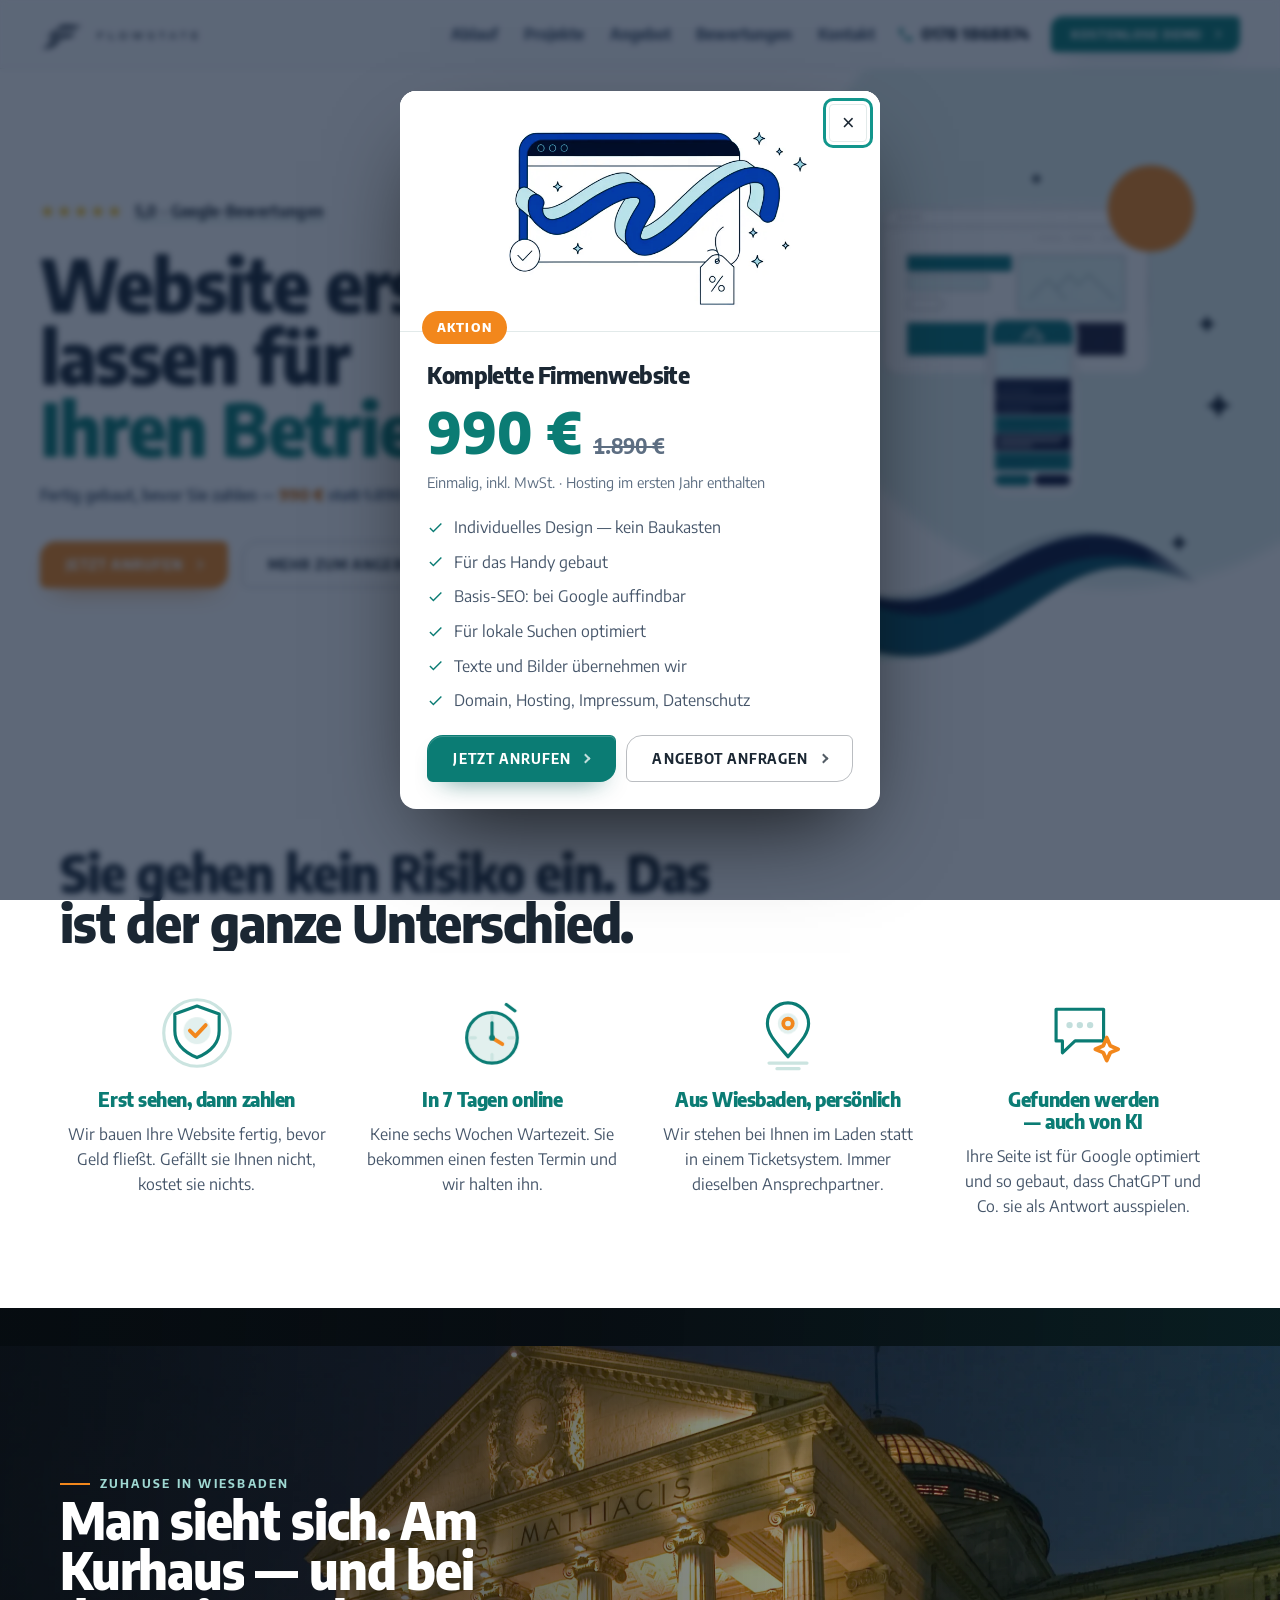
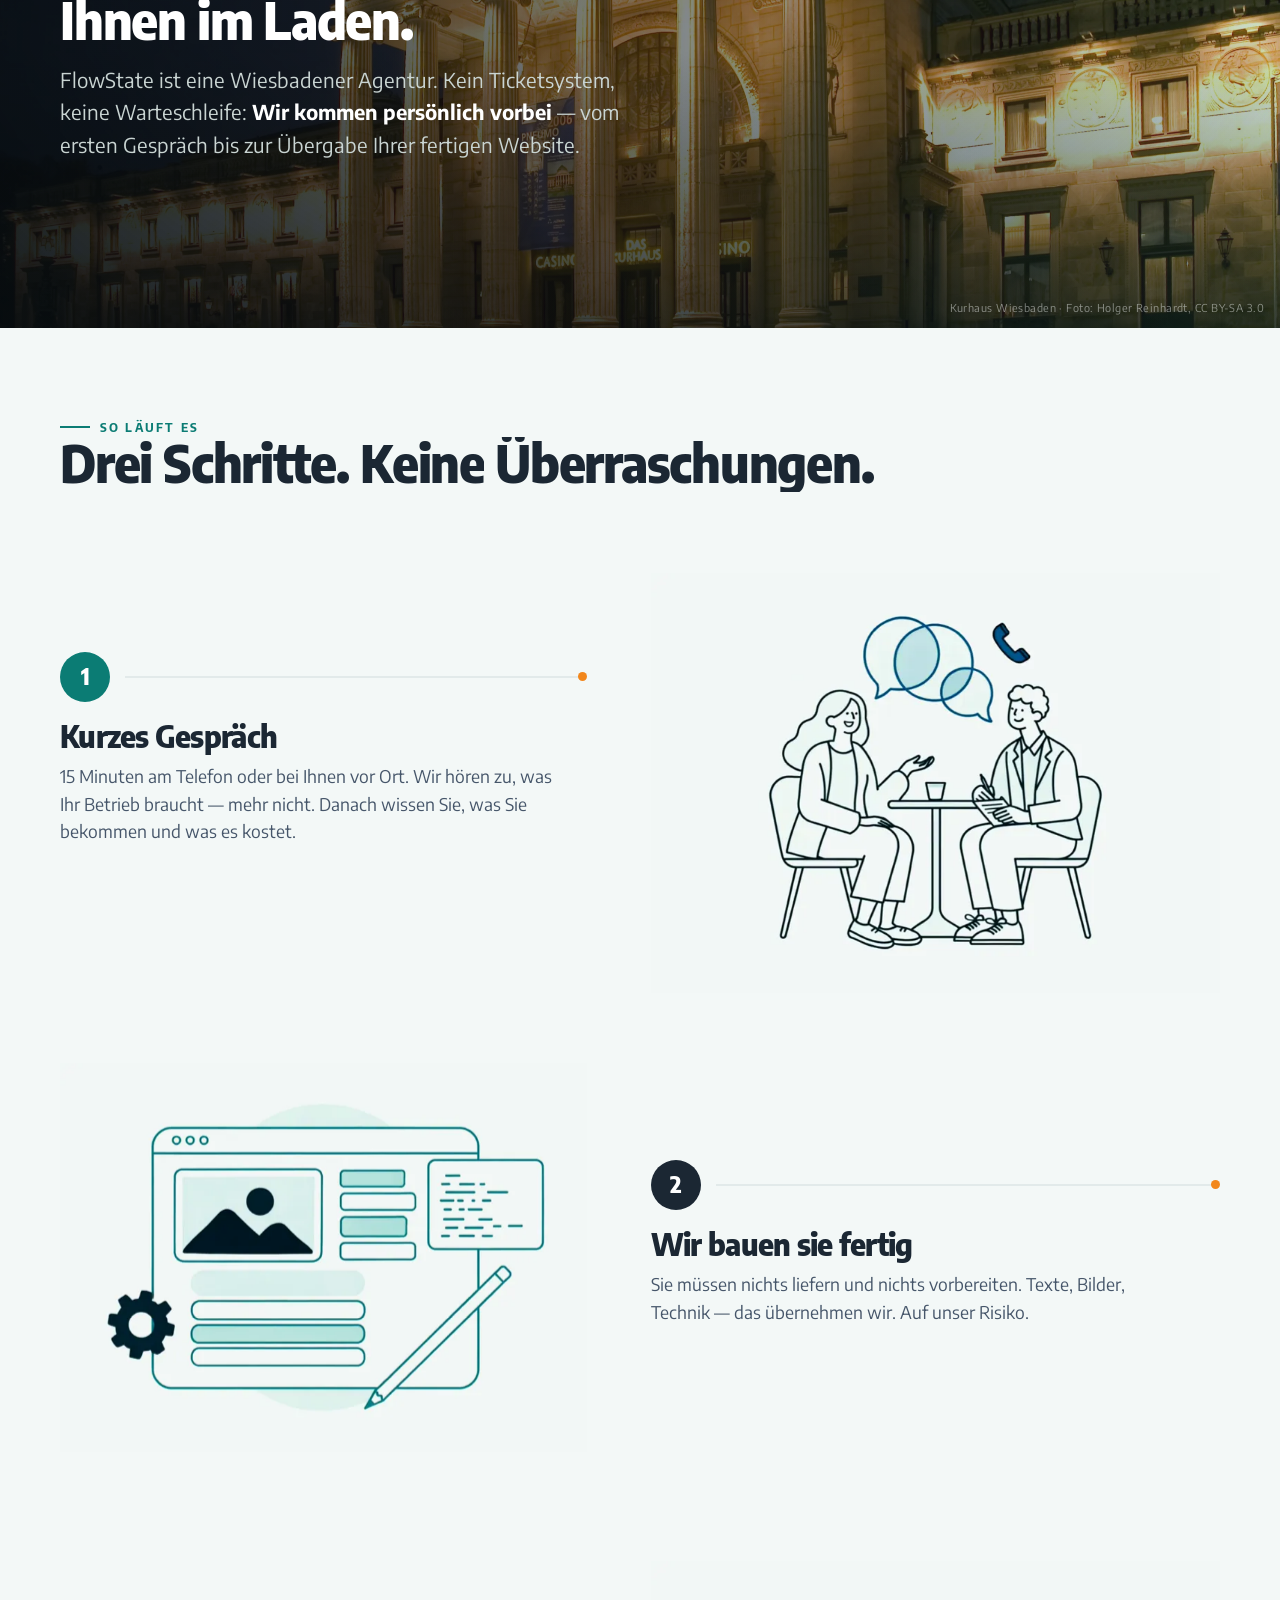
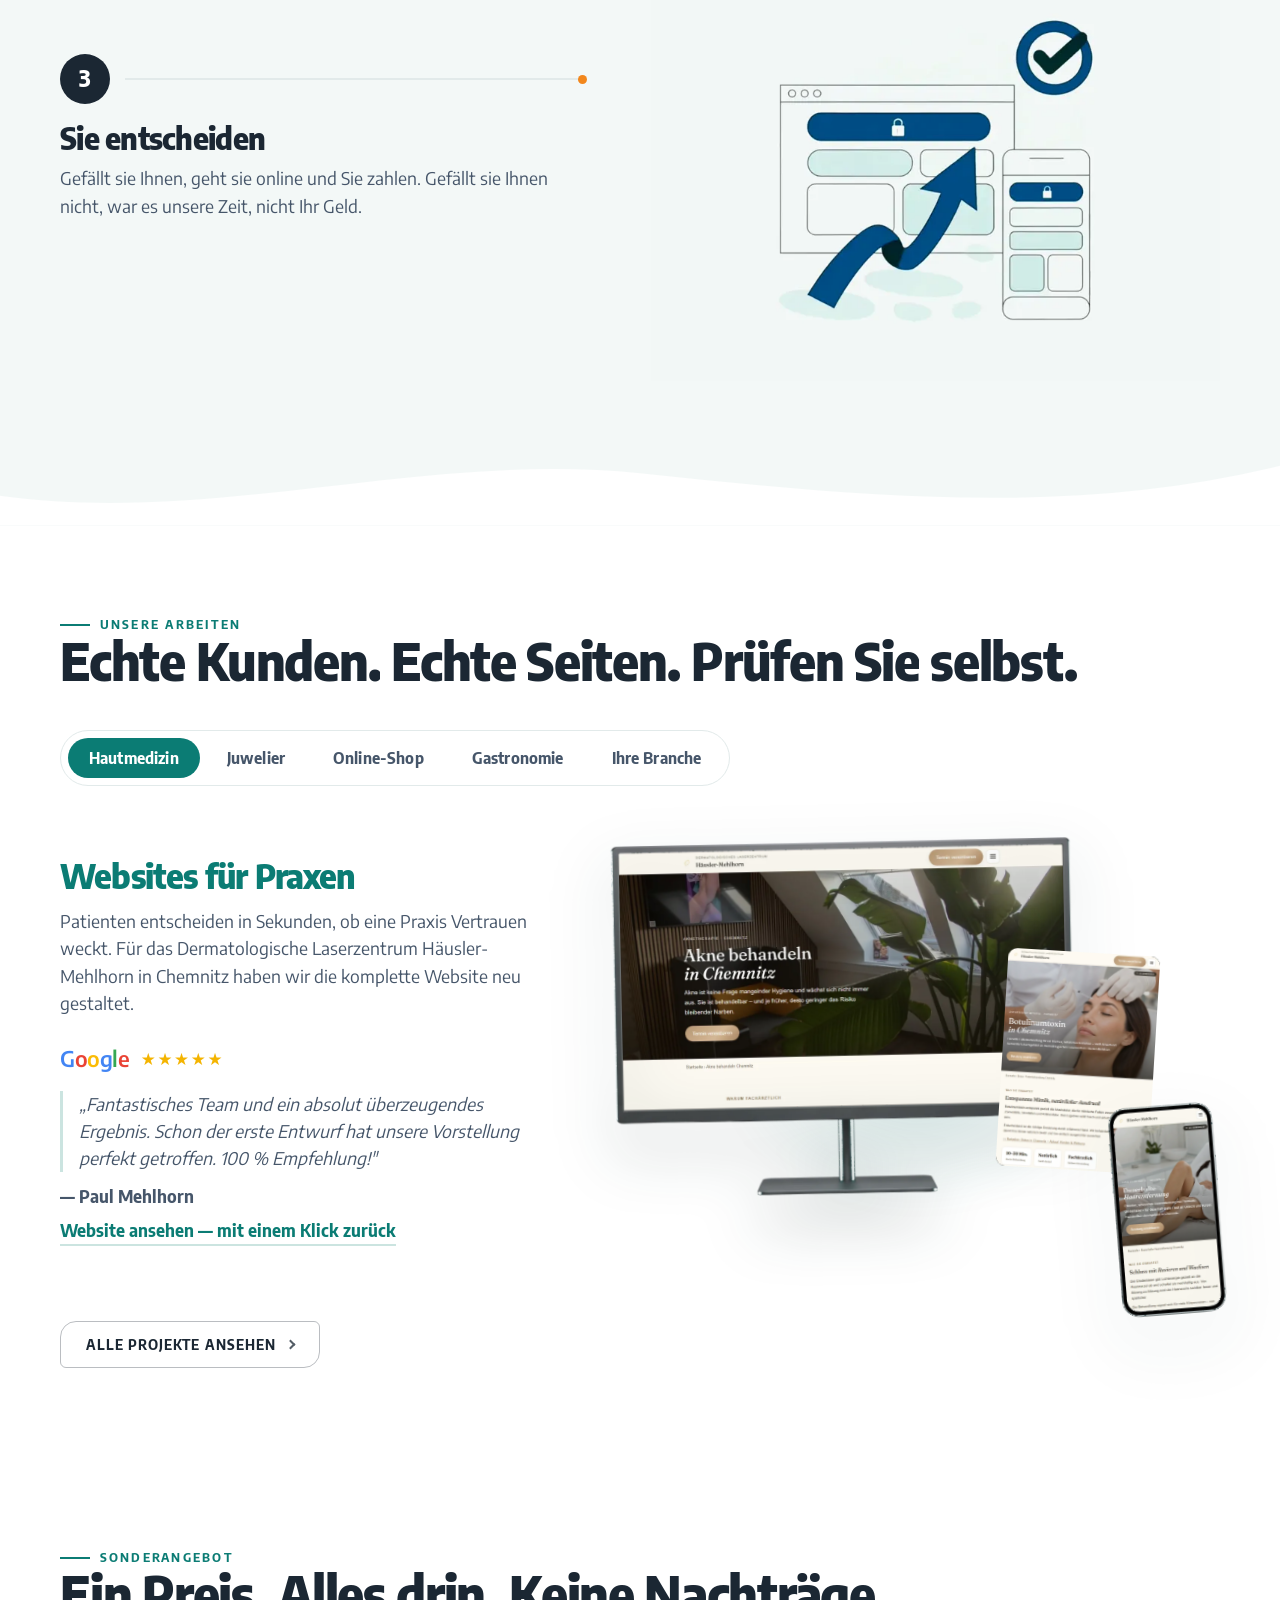
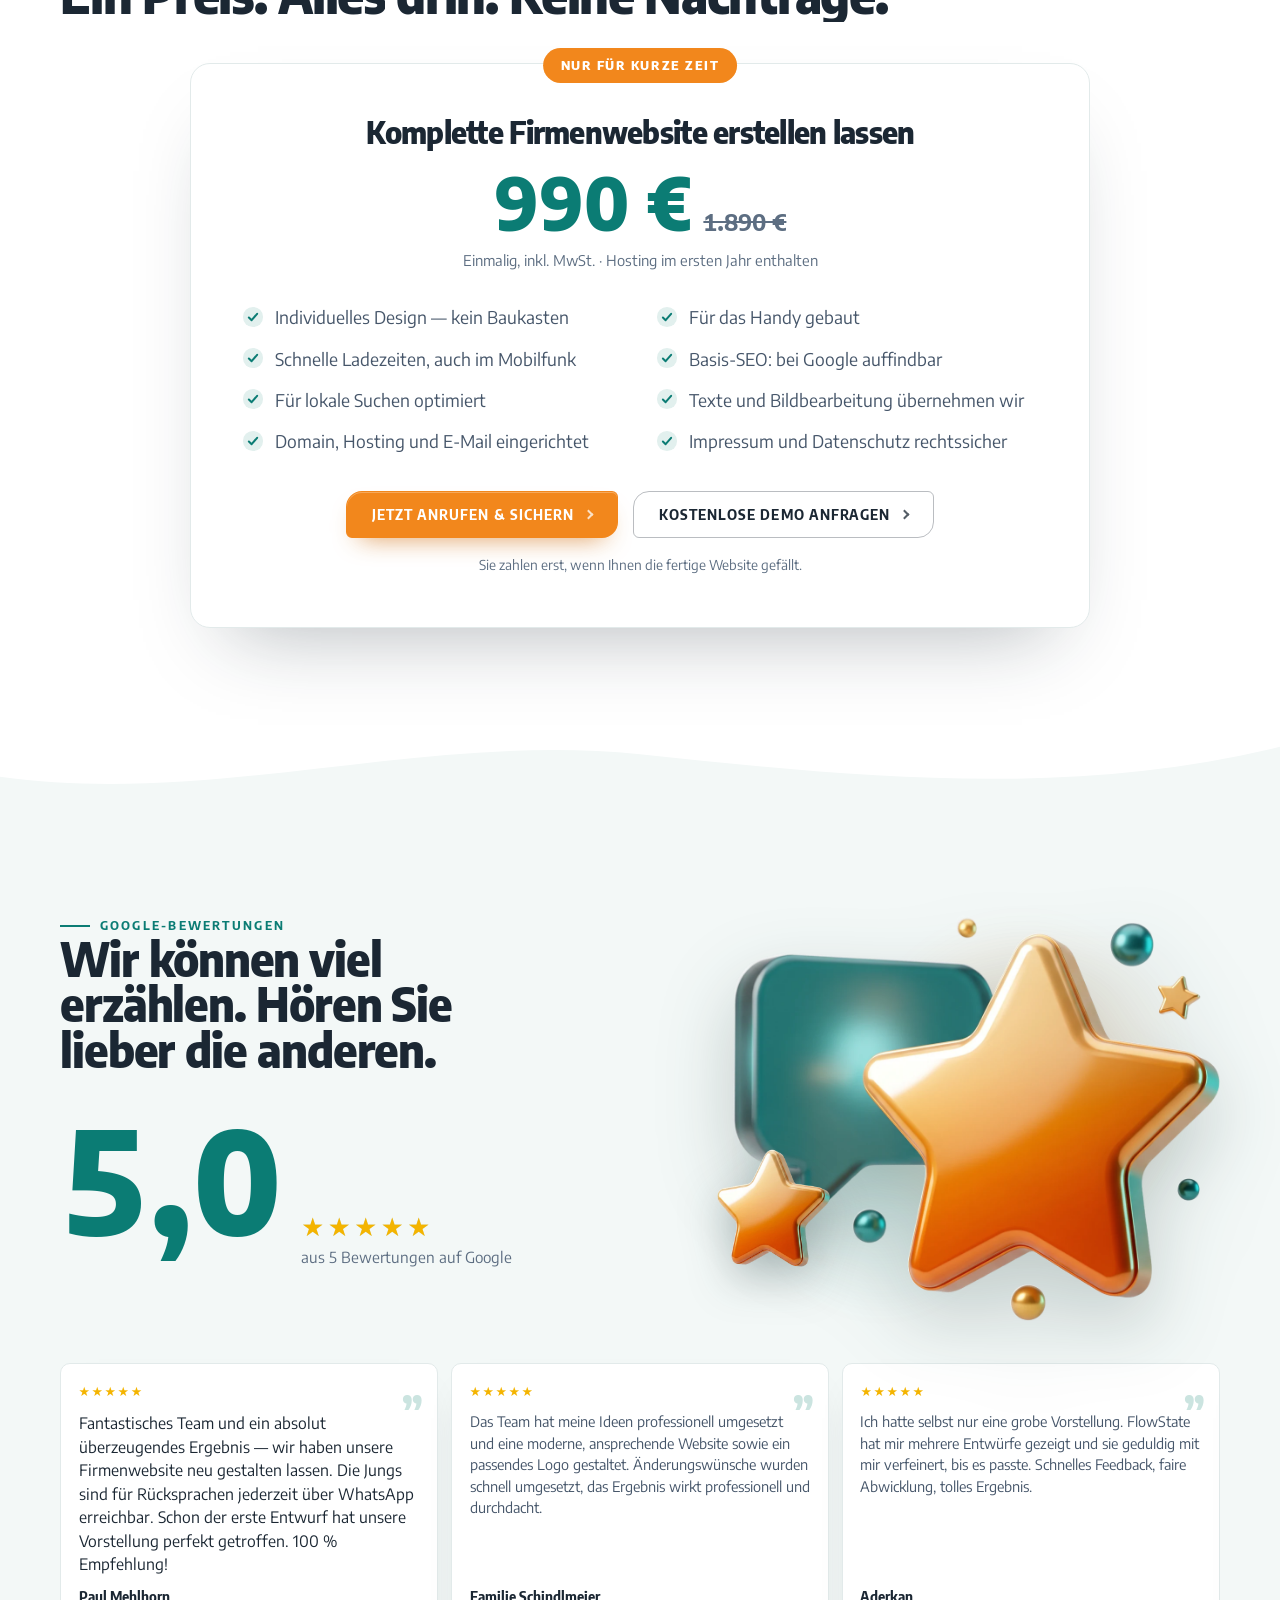
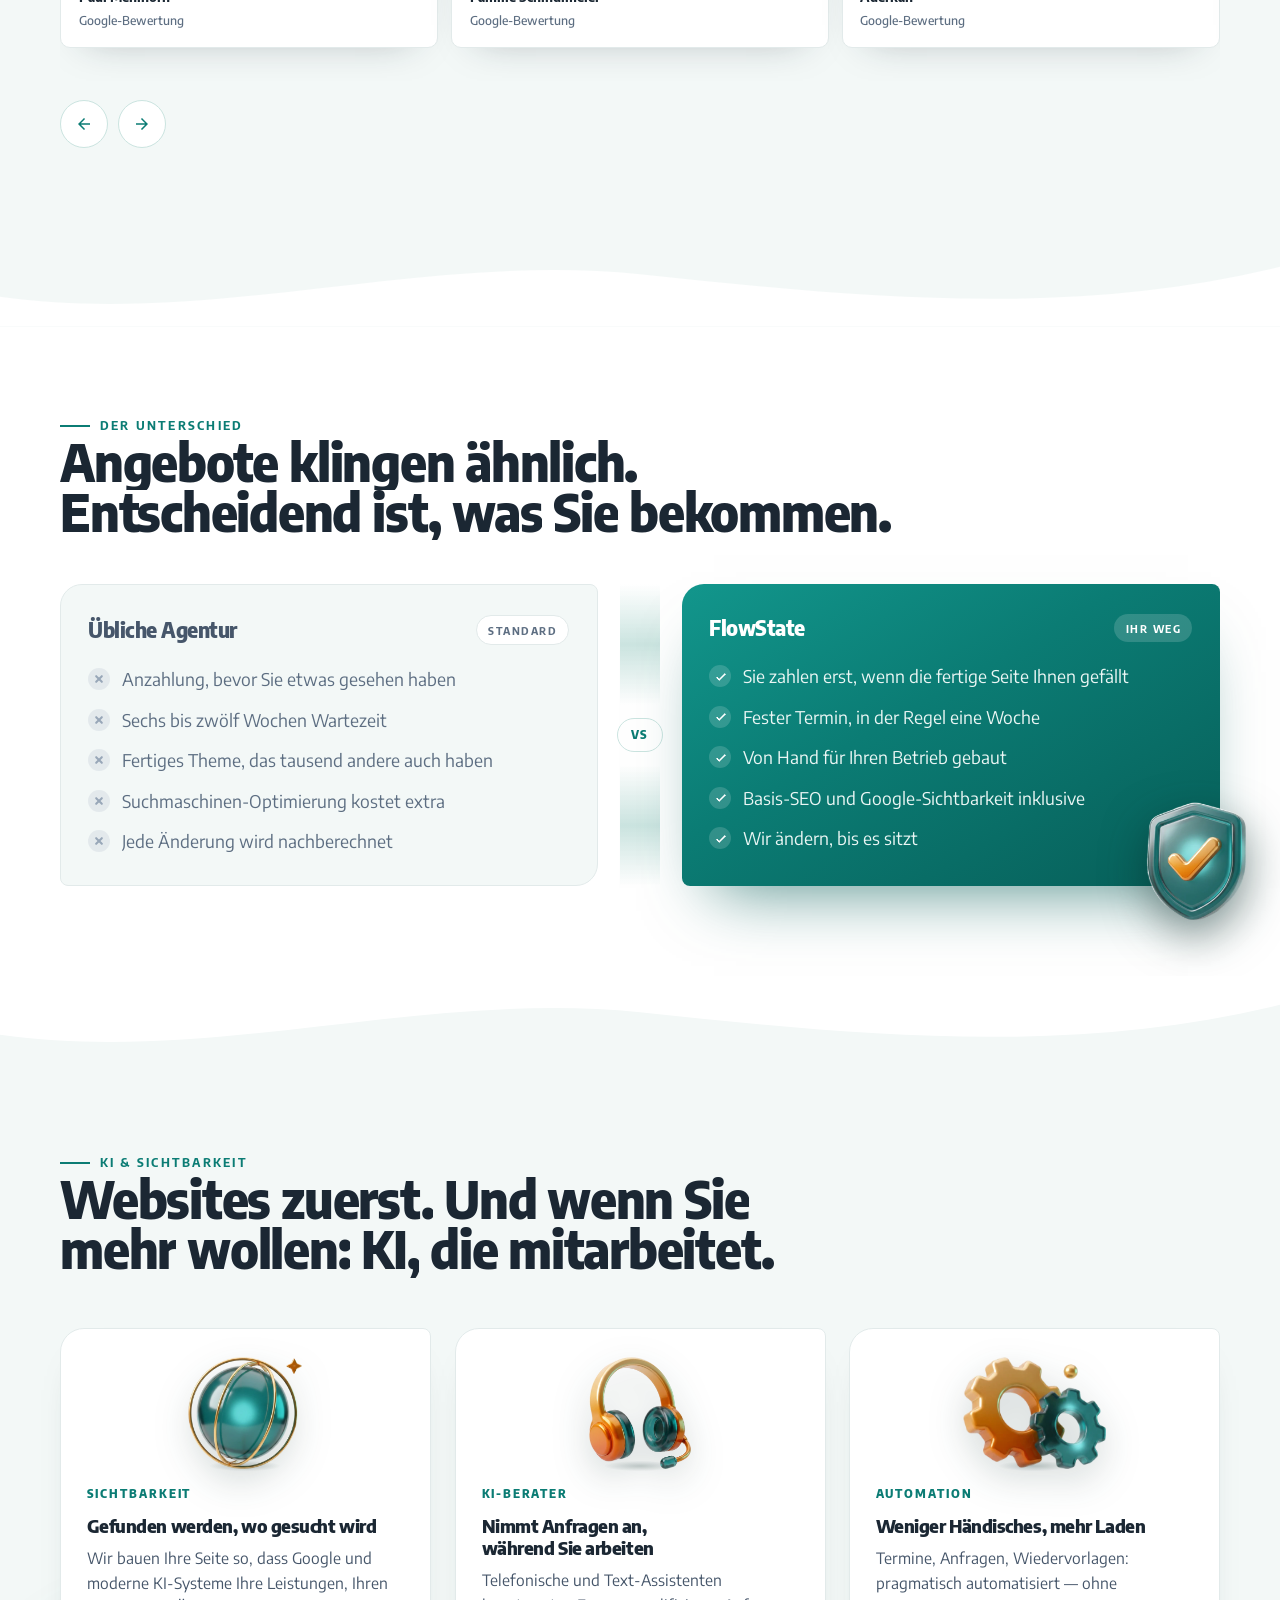
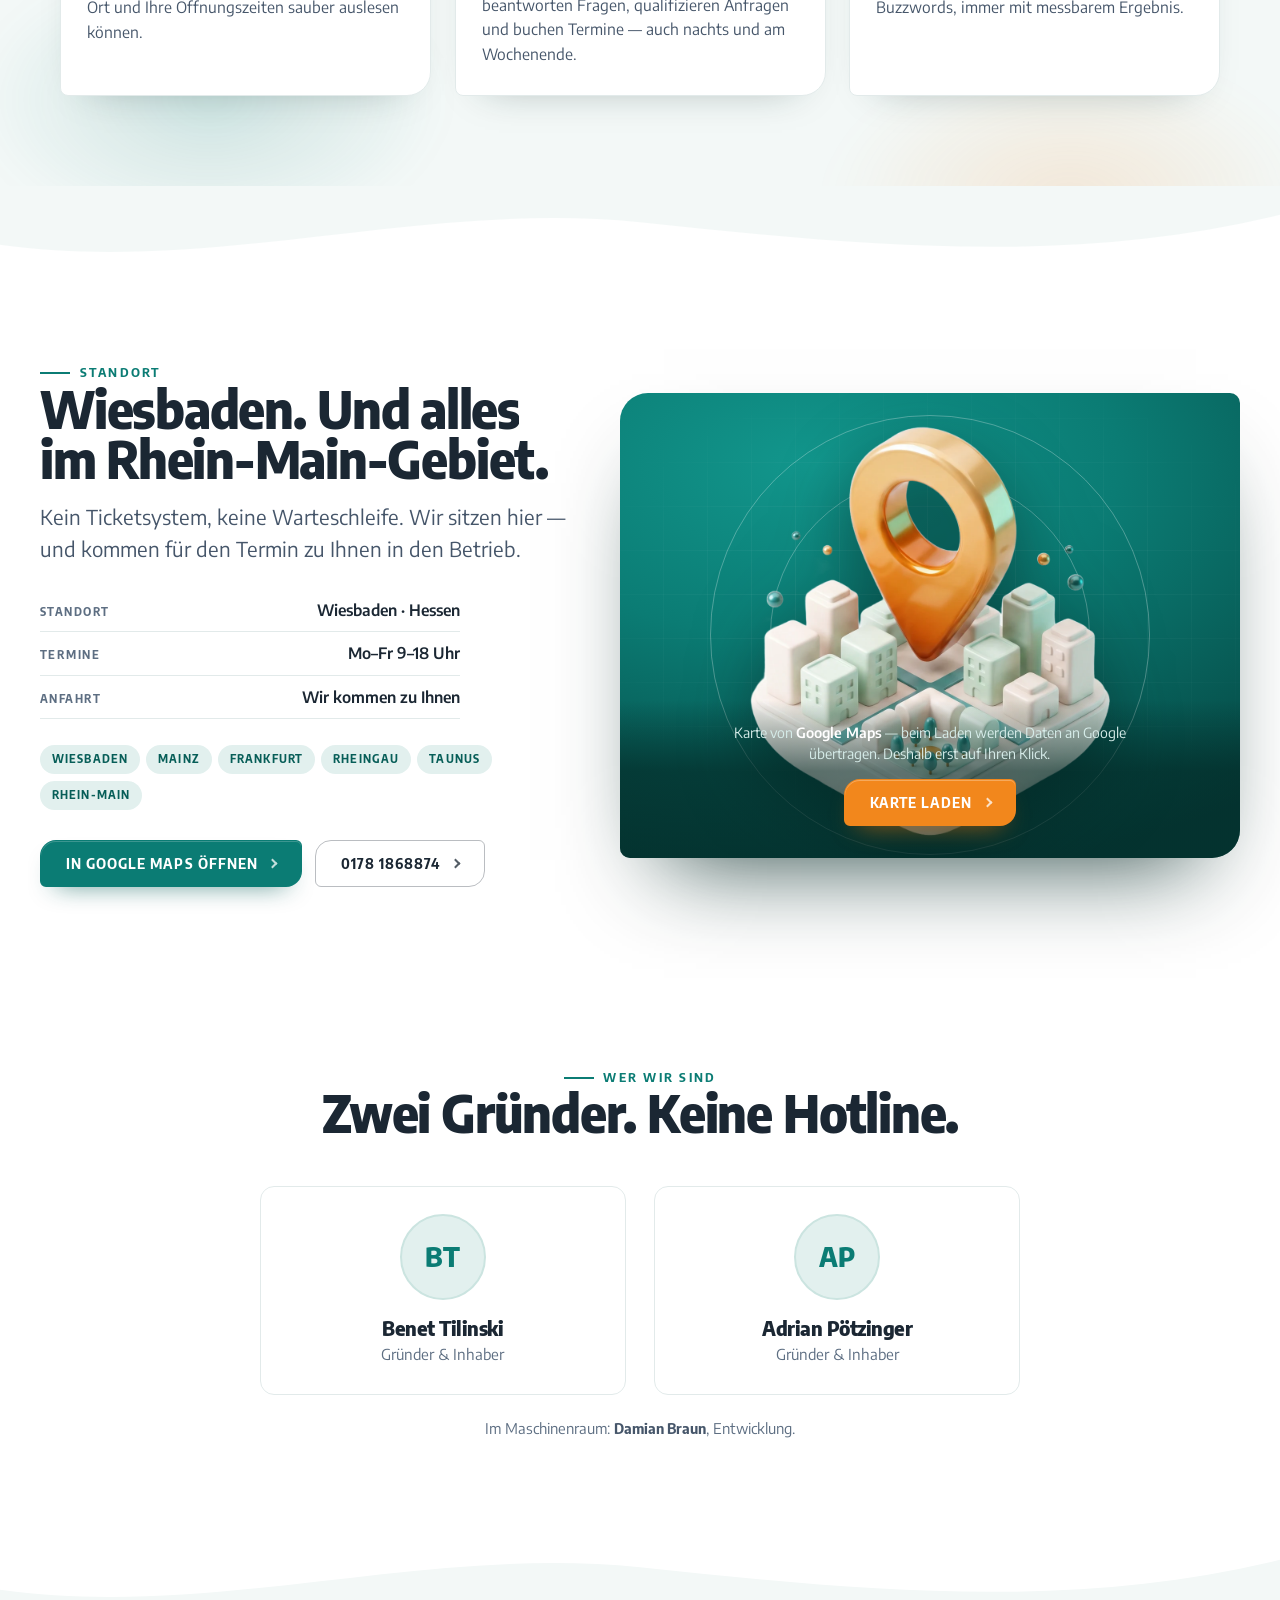
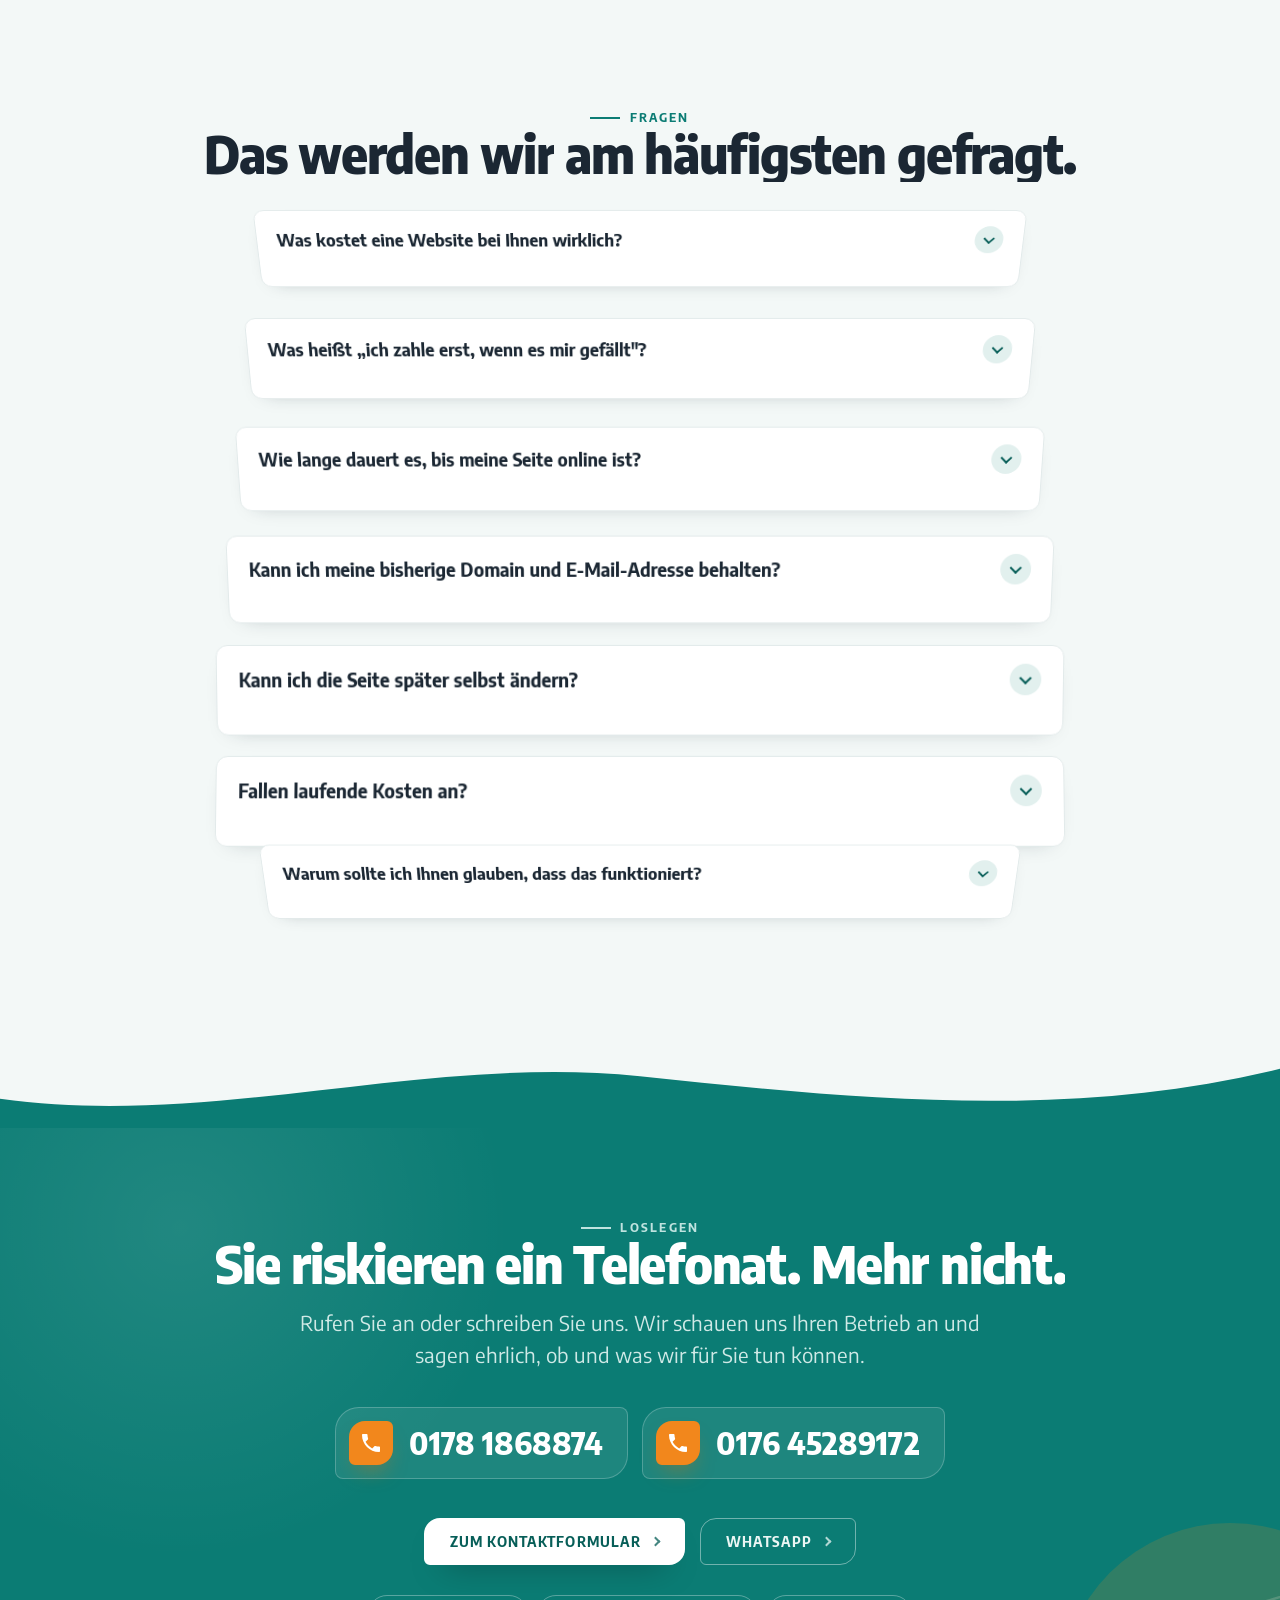
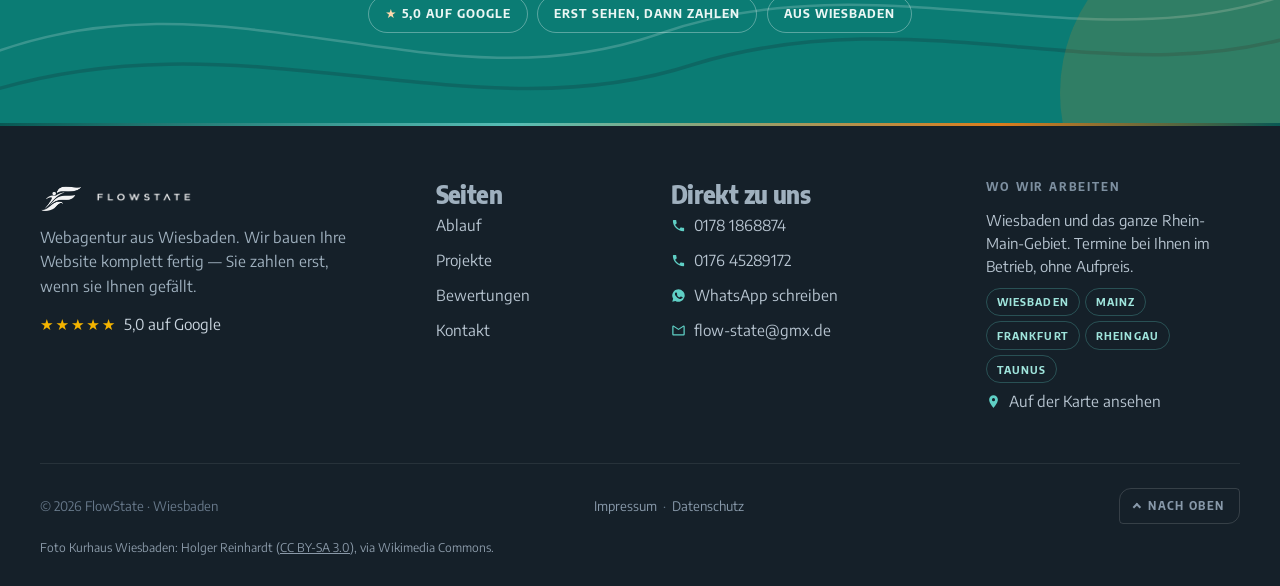
<file: index.html>
<!doctype html>
<html lang="de">
<head>
<meta charset="utf-8">
<meta name="viewport" content="width=device-width, initial-scale=1">
<title>FlowState — Website erstellen lassen in Wiesbaden</title>
<meta name="description" content="Wir bauen Ihre Website fertig. Sie sehen sie. Erst dann entscheiden Sie, ob Sie zahlen. Webagentur aus Wiesbaden.">
<link rel="preconnect" href="https://fonts.googleapis.com">
<link rel="preconnect" href="https://fonts.gstatic.com" crossorigin>
<link rel="preload" as="style" href="https://fonts.googleapis.com/css2?family=Encode+Sans+Semi+Condensed:wght@500;600;700;800&family=Encode+Sans:wght@400;500;600&display=swap">
<link rel="stylesheet" href="https://fonts.googleapis.com/css2?family=Encode+Sans+Semi+Condensed:wght@500;600;700;800&family=Encode+Sans:wght@400;500;600&display=swap" media="print" onload="this.media='all'">
<noscript><link rel="stylesheet" href="https://fonts.googleapis.com/css2?family=Encode+Sans+Semi+Condensed:wght@500;600;700;800&family=Encode+Sans:wght@400;500;600&display=swap"></noscript>
<link rel="canonical" href="https://yourflowstate.de/">
<meta property="og:site_name" content="FlowState">
<meta property="og:type" content="website">
<meta property="og:url" content="https://yourflowstate.de/">
<meta property="og:image" content="https://yourflowstate.de/assets/og.jpg">
<meta name="twitter:card" content="summary_large_image">
<meta property="og:title" content="FlowState — Website erstellen lassen in Wiesbaden">
<meta property="og:description" content="Wir bauen Ihre Website fertig. Sie sehen sie. Erst dann entscheiden Sie, ob Sie zahlen. Webagentur aus Wiesbaden.">
<link rel="icon" type="image/svg+xml" href="assets/favicon.svg">
<link rel="stylesheet" href="assets/style.css?v=42">
<link rel="preload" as="image" href="assets/hero-p2.webp" imagesrcset="assets/hero-p2-sm.webp 520w, assets/hero-p2.webp 1000w" imagesizes="(max-width:940px) 70vw, 580px" fetchpriority="high">
<script type="application/ld+json">
{
  "@context": "https://schema.org",
  "@type": "ProfessionalService",
  "name": "FlowState",
  "description": "Webagentur aus Wiesbaden. Wir bauen die Website komplett fertig — bezahlt wird erst, wenn sie gefällt.",
  "url": "https://flowstate-redesign.vercel.app/",
  "telephone": "+49 178 1868874",
  "email": "flow-state@gmx.de",
  "address": {
    "@type": "PostalAddress",
    "addressLocality": "Wiesbaden",
    "addressRegion": "Hessen",
    "addressCountry": "DE"
  },
  "geo": { "@type": "GeoCoordinates", "latitude": 50.0825, "longitude": 8.2400 },
  "areaServed": ["Wiesbaden", "Mainz", "Frankfurt am Main", "Rheingau", "Taunus", "Rhein-Main-Gebiet"],
  "openingHoursSpecification": {
    "@type": "OpeningHoursSpecification",
    "dayOfWeek": ["Monday","Tuesday","Wednesday","Thursday","Friday"],
    "opens": "09:00", "closes": "18:00"
  },
  "knowsAbout": ["Webdesign", "Website erstellen", "Local SEO", "Lokale Suchmaschinenoptimierung"]
}
</script>
</head>
<body>
<a class="skip" href="#main">Zum Inhalt springen</a>

<header class="nav">
  <div class="wrap-wide nav-in">
    <a class="logo" href="index.html" aria-label="FlowState — Start">
      <img class="logomark" src="assets/logo-fs-ink.webp" width="720" height="464" alt="" decoding="async"><img class="logotype" src="assets/logo-type-ink.webp" width="840" height="100" alt="FlowState" decoding="async"></a>
    <ul class="nav-links">
      <li><a href="index.html#ablauf">Ablauf</a></li>
      <li><a href="projekte.html">Projekte</a></li>
      <li><a href="#angebot" data-open-angebot>Angebot</a></li>
      <li><a href="index.html#stimmen">Bewertungen</a></li>
      <li><a href="kontakt.html">Kontakt</a></li>
    </ul>
    <a class="nav-tel" href="tel:+491781868874">
      <svg viewBox="0 0 24 24" aria-hidden="true"><path d="M6.6 10.8c1.4 2.8 3.8 5.1 6.6 6.6l2.2-2.2c.3-.3.7-.4 1-.2 1.2.4 2.4.6 3.6.6.6 0 1 .4 1 1V20c0 .6-.4 1-1 1C10.6 21 3 13.4 3 4c0-.6.4-1 1-1h3.5c.6 0 1 .4 1 1 0 1.3.2 2.5.6 3.6.1.4 0 .8-.2 1l-2.3 2.2z"/></svg>
      0178 1868874
    </a>
    <a class="btn btn-primary" href="kontakt.html">Kostenlose Demo</a>
  </div>
</header>

<main id="main">

<!-- ===== HERO: SR-Split ===== -->
<section class="hero" id="top">
  <div class="wrap-wide hero-in">
    <div>
      <div class="trustline rv">
        <span class="stars" aria-hidden="true">&#9733;&#9733;&#9733;&#9733;&#9733;</span>
        <small><a href="#stimmen">5,0 &middot; Google-Bewertungen</a></small>
      </div>

      <h1 class="rv" data-i style="--i:1">
        Website erstellen lassen f&uuml;r
        <span class="tw-line"><span class="tw" id="tw"
          data-words="Ihren Betrieb|Handwerk|Zahnarztpraxen|Juweliere|Gastronomie|Friseure">Ihren Betrieb</span></span>
      </h1>

      <p class="hero-price rv" data-i style="--i:2">
        Fertig gebaut, bevor Sie zahlen &mdash; <b>990&nbsp;&euro;</b> <s>statt 1.890&nbsp;&euro;</s>
      </p>

      <div class="hero-cta rv" data-i style="--i:3">
        <a class="btn btn-accent" href="tel:+491781868874">Jetzt anrufen</a>
        <button class="btn btn-ghost" type="button" data-open-angebot>Mehr zum Angebot</button>
      </div>
    </div>

    <div class="hero-illu rv" data-i style="--i:2">
      <div class="hero-stack" id="heroStack" data-parallax="26" aria-hidden="true">
        <img class="layer l1" src="assets/hero-p1.webp" srcset="assets/hero-p1-sm.webp 520w, assets/hero-p1.webp 1000w" sizes="(max-width:940px) 40vw, 320px" width="1000" height="736" alt="" loading="lazy">
        <img class="layer l2" src="assets/hero-p2.webp" srcset="assets/hero-p2-sm.webp 520w, assets/hero-p2.webp 1000w" sizes="(max-width:940px) 70vw, 580px" width="1000" height="736" alt="" fetchpriority="high">
        <img class="layer l3" src="assets/hero-p3.webp" srcset="assets/hero-p3-sm.webp 520w, assets/hero-p3.webp 1000w" sizes="(max-width:940px) 100vw, 870px" width="1000" height="572" alt="" fetchpriority="high">
        <img class="layer l4" src="assets/hero-p4.webp" srcset="assets/hero-p4-sm.webp 520w, assets/hero-p4.webp 1000w" sizes="(max-width:940px) 26vw, 215px" width="768" height="1344" alt="" fetchpriority="high">
        <img class="layer l5" src="assets/hero-l5.svg" width="1100" height="1100" alt="" loading="lazy">
        <img class="layer l6" src="assets/hero-l6.svg" width="1100" height="1100" alt="" loading="lazy">
      </div>
    </div>
  </div>
</section>

<!-- ===== WARUM ===== -->
<section class="sec" id="warum">
  <div class="wrap">
    <p class="eyebrow rv">Warum FlowState</p>
    <h2 data-split>Sie gehen kein Risiko ein. Das ist der ganze Unterschied.</h2>

    <div class="reasons">
      <article class="reason rv" data-i style="--i:1">
        <svg class="ico" viewBox="0 0 48 48" aria-hidden="true">
          <circle class="i-ring" cx="24" cy="24" r="21"/>
          <path class="s" d="M24 7 L38 12 v10.5 c0 8.5-6 13.6-14 17 C16 36.1 10 31 10 22.5 V12 Z"/>
          <circle class="fillt" cx="24" cy="22.5" r="8.5"/>
          <path class="accent i-check" d="M19.5 22.5 l3.5 3.5 6.5 -7"/>
        </svg>
        <h3>Erst sehen, dann zahlen</h3>
        <p>Wir bauen Ihre Website fertig, bevor Geld fließt. Gefällt sie Ihnen nicht, kostet sie nichts.</p>
      </article>

      <article class="reason rv" data-i style="--i:2">
        <svg class="ico" viewBox="0 0 48 48" aria-hidden="true">
          <circle class="fillt" cx="24" cy="27" r="16"/>
          <circle class="s" cx="24" cy="27" r="16"/>
          <path class="soft s2" d="M24 13.5 v3 M24 37.5 v3 M10.5 27 h3 M34.5 27 h3"/>
          <path class="s3 i-bell" d="M33 6 l5.5 4" style="transform-origin:33px 6px"/>
          <path class="i-min vb" d="M24 27 v-9.5" style="transform-origin:24px 27px"/>
          <path class="accent i-sec vb" d="M24 27 l6.5 4" style="transform-origin:24px 27px"/>
          <circle class="dot" cx="24" cy="27" r="1.8"/>
        </svg>
        <h3>In 7 Tagen online</h3>
        <p>Keine sechs Wochen Wartezeit. Sie bekommen einen festen Termin und wir halten ihn.</p>
      </article>

      <article class="reason rv" data-i style="--i:3">
        <svg class="ico" viewBox="0 0 48 48" aria-hidden="true">
          <path class="i-wave1" d="M12 43 h24"/>
          <path class="i-wave2" d="M17 46.5 h14"/>
          <g class="i-pin">
            <path class="s" d="M24 39 C16 29.5 11 24.6 11 18 A13 13 0 0 1 37 18 C37 24.6 32 29.5 24 39 Z"/>
            <circle class="fillt" cx="24" cy="18" r="6.5"/>
            <circle class="accent s2" cx="24" cy="18" r="3"/>
          </g>
        </svg>
        <h3>Aus Wiesbaden, persönlich</h3>
        <p>Wir stehen bei Ihnen im Laden statt in einem Ticketsystem. Immer dieselben Ansprechpartner.</p>
      </article>

      <article class="reason rv" data-i style="--i:4">
        <svg class="ico" viewBox="0 0 48 48" aria-hidden="true">
          <path class="s" d="M7 9 h30 v20 h-18 l-8 7.5 v-7.5 h-4 Z"/>
          <g class="i-dots">
            <circle class="dot d1" cx="15.5" cy="19" r="2"/>
            <circle class="dot d2" cx="22" cy="19" r="2"/>
            <circle class="dot d3" cx="28.5" cy="19" r="2"/>
          </g>
          <path class="accent i-spark" d="M39 27 l2.2 5 5 2.2 -5 2.2 -2.2 5 -2.2 -5 -5 -2.2 5 -2.2 Z"/>
        </svg>
        <h3>Gefunden werden — auch von KI</h3>
        <p>Ihre Seite ist für Google optimiert und so gebaut, dass ChatGPT und Co. sie als Antwort ausspielen.</p>
      </article>
    </div>
  </div>
</section>

<!-- ===== WIESBADEN ===== -->
<section class="wiesbaden" id="wiesbaden">
  <div class="wiesbaden-bg" data-parallax="46" aria-hidden="true">
    <img src="assets/kurhaus-night.webp" srcset="assets/kurhaus-night-sm.webp 980w, assets/kurhaus-night.webp 2400w" sizes="100vw" width="2400" height="1603" alt="" loading="lazy">
  </div>
  <div class="wiesbaden-scrim" aria-hidden="true"></div>
  <div class="wrap wiesbaden-in">
    <p class="eyebrow rv">Zuhause in Wiesbaden</p>
    <h2 data-split>Man sieht sich. Am Kurhaus &mdash; und bei Ihnen im Laden.</h2>
    <p class="lede rv">
      FlowState ist eine Wiesbadener Agentur. Kein Ticketsystem, keine Warteschleife:
      <strong>Wir kommen pers&ouml;nlich vorbei</strong> &mdash; vom ersten Gespr&auml;ch
      bis zur &Uuml;bergabe Ihrer fertigen Website.
    </p>
  </div>
  <p class="wiesbaden-credit">Kurhaus Wiesbaden &middot; Foto: Holger Reinhardt, CC BY-SA 3.0</p>
</section>

<!-- ===== ABLAUF mit Higgsfield-Videos ===== -->
<section class="sec sec-tint" id="ablauf">
  <div class="wrap">
    <p class="eyebrow rv">So läuft es</p>
    <h2 data-split>Drei Schritte. Keine Überraschungen.</h2>

    <div class="steps">
      <article class="step rv">
        <div>
          <div class="step-mark"><span class="step-no">1</span><span class="flowline"><i></i><b></b></span></div>
          <h3>Kurzes Gespräch</h3>
          <p>15 Minuten am Telefon oder bei Ihnen vor Ort. Wir hören zu, was Ihr Betrieb braucht — mehr nicht. Danach wissen Sie, was Sie bekommen und was es kostet.</p>
        </div>
        <div class="step-art">
          <video data-parallax="34" data-auto autoplay muted loop playsinline preload="none"
                 poster="assets/schritt-1-poster-v2.webp" width="1116" height="824">
            <source src="assets/schritt-1-v2.mp4" type="video/mp4">
          </video>
        </div>
      </article>

      <article class="step rv">
        <div>
          <div class="step-mark"><span class="step-no">2</span><span class="flowline"><i></i><b></b></span></div>
          <h3>Wir bauen sie fertig</h3>
          <p>Sie müssen nichts liefern und nichts vorbereiten. Texte, Bilder, Technik — das übernehmen wir. Auf unser Risiko.</p>
        </div>
        <div class="step-art">
          <video data-parallax="34" data-auto autoplay muted loop playsinline preload="none"
                 poster="assets/schritt-2-poster-v2.webp" width="1116" height="824">
            <source src="assets/schritt-2-v2.mp4" type="video/mp4">
          </video>
        </div>
      </article>

      <article class="step rv">
        <div>
          <div class="step-mark"><span class="step-no">3</span><span class="flowline"><i></i><b></b></span></div>
          <h3>Sie entscheiden</h3>
          <p>Gefällt sie Ihnen, geht sie online und Sie zahlen. Gefällt sie Ihnen nicht, war es unsere Zeit, nicht Ihr Geld.</p>
        </div>
        <div class="step-art">
          <video data-parallax="34" data-auto autoplay muted loop playsinline preload="none"
                 poster="assets/schritt-3-poster-v2.webp" width="1116" height="824">
            <source src="assets/schritt-3-v2.mp4" type="video/mp4">
          </video>
        </div>
      </article>
    </div>
  </div>
</section>
<div class="wave on-tint to-white" aria-hidden="true"><svg viewBox="0 0 1440 96" preserveAspectRatio="none"><path class="fill" d="M0,64 C240,96 480,16 720,40 C960,64 1200,88 1440,32 L1440,96 L0,96 Z"/></svg></div>

<!-- ===== ARBEITEN: Tab-Showcase mit gefaecherten Screenshots ===== -->
<section class="sec" id="arbeiten">
  <div class="wrap">
    <p class="eyebrow rv">Unsere Arbeiten</p>
    <h2 data-split>Echte Kunden. Echte Seiten. Prüfen Sie selbst.</h2>

    <div class="showcase rv">
      <div class="tabs" role="tablist" aria-label="Branchen">
        <button class="tab is-on" role="tab" id="tab-haut" aria-controls="panel-haut" aria-selected="true">Hautmedizin</button>
        <button class="tab" role="tab" id="tab-juwelier" aria-controls="panel-juwelier" aria-selected="false">Juwelier</button>
        <button class="tab" role="tab" id="tab-shop" aria-controls="panel-shop" aria-selected="false">Online-Shop</button>
        <button class="tab" role="tab" id="tab-gastro" aria-controls="panel-gastro" aria-selected="false">Gastronomie</button>
        <button class="tab" role="tab" id="tab-ihre" aria-controls="panel-ihre" aria-selected="false">Ihre Branche</button>
      </div>

      <div class="panel is-on" role="tabpanel" id="panel-haut" aria-labelledby="tab-haut">
        <div class="panel-copy">
          <h3>Websites für Praxen</h3>
          <p>Patienten entscheiden in Sekunden, ob eine Praxis Vertrauen weckt.
             Für das Dermatologische Laserzentrum Häusler-Mehlhorn in Chemnitz haben
             wir die komplette Website neu gestaltet.</p>
          <div class="gbadge">
            <span class="gword"><b class="gw-b">G</b><b class="gw-r">o</b><b class="gw-y">o</b><b class="gw-b">g</b><b class="gw-g">l</b><b class="gw-r">e</b></span>
            <span class="gstars" aria-hidden="true">★★★★★</span>
          </div>
          <blockquote>„Fantastisches Team und ein absolut überzeugendes Ergebnis. Schon der erste Entwurf hat unsere Vorstellung perfekt getroffen. 100 % Empfehlung!"</blockquote>
          <p class="gname">— Paul Mehlhorn</p>
          <a class="gdomain" href="ansehen.html?site=mehlhorn">Website ansehen &mdash; mit einem Klick zur&uuml;ck</a>
        </div>
        <div class="devstage" data-devstage>
          <span class="dev dev-pc" data-parallax="12">
            <span class="dev-screen"><img src="assets/mh-pc.webp" alt="Akne-Seite des Laserzentrums Haeusler-Mehlhorn am Bildschirm" loading="lazy" decoding="async"></span>
            <img class="dev-frame" src="assets/dev-pc.webp" width="1000" height="766" alt="" loading="lazy" decoding="async">
          </span>
          <span class="dev dev-tab" data-parallax="26">
            <span class="dev-screen"><img src="assets/mh-tab.webp" alt="Botox-Seite des Laserzentrums auf dem Tablet" loading="lazy" decoding="async"></span>
            <img class="dev-frame" src="assets/dev-tab.webp" width="560" height="760" alt="" loading="lazy" decoding="async">
          </span>
          <span class="dev dev-phone" data-parallax="44">
            <span class="dev-screen"><img src="assets/mh-phone.webp" alt="Haarentfernungs-Seite des Laserzentrums auf dem Handy" loading="lazy" decoding="async"></span>
            <img class="dev-frame" src="assets/dev-phone.webp" width="380" height="750" alt="" loading="lazy" decoding="async">
          </span>
        </div>
      </div>

      <div class="panel" role="tabpanel" id="panel-juwelier" aria-labelledby="tab-juwelier">
        <div class="panel-copy">
          <h3>Websites für Juweliere</h3>
          <p>Schmuck kauft niemand bei einem Betrieb, dessen Website nach 2010 aussieht.
             Für Juwelier Benjamin haben wir eine dunkle Luxus-Inszenierung mit
             angebundenem Shop gebaut — und pflegen sie laufend.</p>
          <div class="gbadge">
            <span class="gword"><b class="gw-b">G</b><b class="gw-r">o</b><b class="gw-y">o</b><b class="gw-b">g</b><b class="gw-g">l</b><b class="gw-r">e</b></span>
            <span class="gstars" aria-hidden="true">★★★★★</span>
          </div>
          <blockquote>„Das Team hat meine Ideen professionell umgesetzt und eine moderne, ansprechende Website sowie ein passendes Logo gestaltet. Das Ergebnis wirkt professionell und durchdacht."</blockquote>
          <p class="gname">— Familie Schindlmeier</p>
          <a class="gdomain" href="ansehen.html?site=benjamin">Website ansehen &mdash; mit einem Klick zur&uuml;ck</a>
        </div>
        <div class="devstage" data-devstage>
          <span class="dev dev-pc" data-parallax="12">
            <span class="dev-screen"><img src="assets/bj-hero-pc.webp" alt="Startseite von Juwelier Benjamin am Bildschirm" loading="lazy" decoding="async"></span>
            <img class="dev-frame" src="assets/dev-pc.webp" width="1000" height="766" alt="" loading="lazy" decoding="async">
          </span>
          <span class="dev dev-tab" data-parallax="26">
            <span class="dev-screen"><img src="assets/bj-hero-tab.webp" alt="Startseite von Juwelier Benjamin auf dem Tablet" loading="lazy" decoding="async"></span>
            <img class="dev-frame" src="assets/dev-tab.webp" width="560" height="760" alt="" loading="lazy" decoding="async">
          </span>
          <span class="dev dev-phone" data-parallax="44">
            <span class="dev-screen"><img src="assets/bj-hero-phone.webp" alt="Startseite von Juwelier Benjamin auf dem Handy" loading="lazy" decoding="async"></span>
            <img class="dev-frame" src="assets/dev-phone.webp" width="380" height="750" alt="" loading="lazy" decoding="async">
          </span>
        </div>
      </div>

      <div class="panel" role="tabpanel" id="panel-shop" aria-labelledby="tab-shop">
        <div class="panel-copy">
          <h3>Online-Shops, die verkaufen</h3>
          <p>Für Juwelier Benjamin haben wir zur Website den kompletten Online-Shop
             gebaut: jedes Stück im Haus fotografiert, sicherer Checkout,
             rechtssicherer Widerruf — und neue Stücke pflegen wir laufend ein.</p>
          <div class="gbadge">
            <span class="gword"><b class="gw-b">G</b><b class="gw-r">o</b><b class="gw-y">o</b><b class="gw-b">g</b><b class="gw-g">l</b><b class="gw-r">e</b></span>
            <span class="gstars" aria-hidden="true">★★★★★</span>
          </div>
          <blockquote>„Änderungswünsche wurden schnell umgesetzt, das Ergebnis wirkt professionell und durchdacht."</blockquote>
          <p class="gname">— Familie Schindlmeier, Juwelier Benjamin</p>
          <a class="gdomain" href="ansehen.html?site=benjaminshop">Shop ansehen &mdash; mit einem Klick zur&uuml;ck</a>
        </div>
        <div class="devstage" data-devstage>
          <span class="dev dev-pc" data-parallax="12">
            <span class="dev-screen"><img src="assets/shop-pc.webp" alt="Produktseite im Online-Shop von Juwelier Benjamin am Bildschirm" loading="lazy" decoding="async"></span>
            <img class="dev-frame" src="assets/dev-pc.webp" width="1000" height="766" alt="" loading="lazy" decoding="async">
          </span>
          <span class="dev dev-tab" data-parallax="26">
            <span class="dev-screen"><img src="assets/shop-tab.webp" alt="Produktseite des Online-Shops auf dem Tablet" loading="lazy" decoding="async"></span>
            <img class="dev-frame" src="assets/dev-tab.webp" width="560" height="760" alt="" loading="lazy" decoding="async">
          </span>
          <span class="dev dev-phone" data-parallax="44">
            <span class="dev-screen"><img src="assets/shop-phone.webp" alt="Produktseite des Online-Shops auf dem Handy" loading="lazy" decoding="async"></span>
            <img class="dev-frame" src="assets/dev-phone.webp" width="380" height="750" alt="" loading="lazy" decoding="async">
          </span>
        </div>
      </div>

      <div class="panel" role="tabpanel" id="panel-gastro" aria-labelledby="tab-gastro">
        <div class="panel-copy">
          <h3>Websites für Gastronomie</h3>
          <p>Gäste schauen vorher aufs Handy: Was gibt es, was kostet es, wo seid ihr?
             Für Palm &amp; Berry am Michelsberg in Wiesbaden haben wir genau das gebaut —
             Speisekarte mit allen Preisen, echte Produktfotos und der Weg zum Café,
             in Sekunden erreichbar.</p>
          <p>Vom ersten Entwurf bis zur eigenen Domain: palm-and-berry.com ist seit
             September 2026 live — mit Bowl-Inszenierung, Matcha-Bar und Toppings-Konfigurator.</p>
          <p class="gname">Palm &amp; Berry · Café &amp; Bowls · Wiesbaden</p>
          <a class="gdomain" href="ansehen.html?site=palmberry">Website ansehen &mdash; mit einem Klick zur&uuml;ck</a>
        </div>
        <div class="devstage" data-devstage>
          <span class="dev dev-pc" data-parallax="12">
            <span class="dev-screen"><img src="assets/pb-pc.webp" alt="Startseite von Palm &amp; Berry am Bildschirm" loading="lazy" decoding="async"></span>
            <img class="dev-frame" src="assets/dev-pc.webp" width="1000" height="766" alt="" loading="lazy" decoding="async">
          </span>
          <span class="dev dev-tab" data-parallax="26">
            <span class="dev-screen"><img src="assets/pb-tab.webp" alt="Speisekarte von Palm &amp; Berry auf dem Tablet" loading="lazy" decoding="async"></span>
            <img class="dev-frame" src="assets/dev-tab.webp" width="560" height="760" alt="" loading="lazy" decoding="async">
          </span>
          <span class="dev dev-phone" data-parallax="44">
            <span class="dev-screen"><img src="assets/pb-phone.webp" alt="Startseite von Palm &amp; Berry auf dem Handy" loading="lazy" decoding="async"></span>
            <img class="dev-frame" src="assets/dev-phone.webp" width="380" height="750" alt="" loading="lazy" decoding="async">
          </span>
        </div>
      </div>

      <div class="panel" role="tabpanel" id="panel-ihre" aria-labelledby="tab-ihre">
        <div class="panel-copy">
          <h3>Websites für Ihren Betrieb</h3>
          <p>Handwerk, Gastronomie, Friseur, Einzelhandel — wir bauen Ihre Seite
             komplett fertig, bevor Sie einen Cent zahlen. Sie sehen das Ergebnis
             und entscheiden danach.</p>
          <div class="gbadge">
            <span class="gword"><b class="gw-b">G</b><b class="gw-r">o</b><b class="gw-y">o</b><b class="gw-b">g</b><b class="gw-g">l</b><b class="gw-r">e</b></span>
            <span class="gstars" aria-hidden="true">★★★★★</span>
          </div>
          <blockquote>„Unglaublich nette Jungs, extrem ambitioniert. Klare Empfehlung."</blockquote>
          <p class="gname">— Meisam Hoseini</p>
          <a class="gdomain" href="kontakt.html">Kostenloses Gespräch vereinbaren</a>
        </div>
        <div class="devstage" data-devstage>
          <span class="dev dev-pc" data-parallax="12">
            <span class="dev-screen"><img src="assets/schritt-2-poster-v2.webp" alt="" loading="lazy" decoding="async"></span>
            <img class="dev-frame" src="assets/dev-pc.webp" width="1000" height="766" alt="" loading="lazy" decoding="async">
          </span>
          <span class="dev dev-tab" data-parallax="26">
            <span class="dev-screen"><img src="assets/schritt-1-poster-v2.webp" alt="" loading="lazy" decoding="async"></span>
            <img class="dev-frame" src="assets/dev-tab.webp" width="560" height="760" alt="" loading="lazy" decoding="async">
          </span>
          <span class="dev dev-phone" data-parallax="44">
            <span class="dev-screen"><img src="assets/schritt-3-poster-v2.webp" alt="" loading="lazy" decoding="async"></span>
            <img class="dev-frame" src="assets/dev-phone.webp" width="380" height="750" alt="" loading="lazy" decoding="async">
          </span>
        </div>
      </div>
    </div>

    <p class="rv" style="margin-top:2.6rem">
      <a class="btn btn-ghost" href="projekte.html">Alle Projekte ansehen</a>
    </p>
  </div>
</section>

<!-- ===== SONDERANGEBOT (SR-Preiskarte) ===== -->
<section class="sec offer-sec" id="sonderangebot">
  <div class="wrap">
    <p class="eyebrow rv">Sonderangebot</p>
    <h2 data-split>Ein Preis. Alles drin. Keine Nachtr&auml;ge.</h2>

    <div class="offer-card rv">
      <span class="offer-flag">Nur f&uuml;r kurze Zeit</span>
      <div class="offer-head">
        <h3>Komplette Firmenwebsite erstellen lassen</h3>
        <div class="offer-price">
          <span class="now">990&nbsp;&euro;</span>
          <span class="was">1.890&nbsp;&euro;</span>
        </div>
        <p class="offer-sub">Einmalig, inkl. MwSt. &middot; Hosting im ersten Jahr enthalten</p>
      </div>

      <ul class="offer-feats">
        <li><svg viewBox="0 0 24 24" aria-hidden="true"><circle cx="12" cy="12" r="11"/><path d="M7.5 12.5 l3 3 6-7"/></svg> Individuelles Design &mdash; kein Baukasten</li>
        <li><svg viewBox="0 0 24 24" aria-hidden="true"><circle cx="12" cy="12" r="11"/><path d="M7.5 12.5 l3 3 6-7"/></svg> F&uuml;r das Handy gebaut</li>
        <li><svg viewBox="0 0 24 24" aria-hidden="true"><circle cx="12" cy="12" r="11"/><path d="M7.5 12.5 l3 3 6-7"/></svg> Schnelle Ladezeiten, auch im Mobilfunk</li>
        <li><svg viewBox="0 0 24 24" aria-hidden="true"><circle cx="12" cy="12" r="11"/><path d="M7.5 12.5 l3 3 6-7"/></svg> Basis-SEO: bei Google auffindbar</li>
        <li><svg viewBox="0 0 24 24" aria-hidden="true"><circle cx="12" cy="12" r="11"/><path d="M7.5 12.5 l3 3 6-7"/></svg> F&uuml;r lokale Suchen optimiert</li>
        <li><svg viewBox="0 0 24 24" aria-hidden="true"><circle cx="12" cy="12" r="11"/><path d="M7.5 12.5 l3 3 6-7"/></svg> Texte und Bildbearbeitung &uuml;bernehmen wir</li>
        <li><svg viewBox="0 0 24 24" aria-hidden="true"><circle cx="12" cy="12" r="11"/><path d="M7.5 12.5 l3 3 6-7"/></svg> Domain, Hosting und E-Mail eingerichtet</li>
        <li><svg viewBox="0 0 24 24" aria-hidden="true"><circle cx="12" cy="12" r="11"/><path d="M7.5 12.5 l3 3 6-7"/></svg> Impressum und Datenschutz rechtssicher</li>
      </ul>

      <div class="offer-cta">
        <a class="btn btn-accent" href="tel:+491781868874">Jetzt anrufen &amp; sichern</a>
        <a class="btn btn-ghost" href="kontakt.html">Kostenlose Demo anfragen</a>
      </div>
      <p class="offer-note">Sie zahlen erst, wenn Ihnen die fertige Website gef&auml;llt.</p>
    </div>
  </div>
</section>
<div class="wave" aria-hidden="true"><svg viewBox="0 0 1440 96" preserveAspectRatio="none"><path class="fill" d="M0,64 C240,96 480,16 720,40 C960,64 1200,88 1440,32 L1440,96 L0,96 Z"/></svg></div>


<!-- ===== BEWERTUNGEN: dunkles Schaustueck ===== -->
<section class="sec reviews" id="stimmen">
  <div class="wrap">

    <div class="rev-top">
      <div class="rev-copy">
        <p class="eyebrow rv">Google-Bewertungen</p>
        <h2 data-split>Wir k&ouml;nnen viel erz&auml;hlen. H&ouml;ren Sie lieber die anderen.</h2>

        <div class="score rv">
          <span class="score-num">5,0</span>
          <span class="score-meta">
            <span class="score-stars" aria-label="5 von 5 Sternen">★★★★★<span class="fill" aria-hidden="true">★★★★★</span></span>
            <small>aus 5 Bewertungen auf Google</small>
          </span>
        </div>
      </div>

      <div class="rev-art rv" data-i style="--i:2" aria-hidden="true">
        <span class="rev-glow"></span>
        <span class="rev-layer rev-layer-1" data-parallax="20">
          <img src="assets/rev-3d-cluster.webp" width="1120" height="932" alt="" loading="lazy" decoding="async">
        </span>
        <span class="rev-layer rev-layer-2" data-parallax="46">
          <img src="assets/rev-3d-star.webp" width="360" height="376" alt="" loading="lazy" decoding="async">
        </span>
      </div>
    </div>

    <div class="qwrap">
      <div class="qtrack" tabindex="0" aria-label="Kundenstimmen, horizontal scrollbar">
        <figure class="quote big">
          <span class="qstars" aria-hidden="true">★★★★★</span>
          <blockquote>Fantastisches Team und ein absolut überzeugendes Ergebnis — wir haben unsere Firmenwebsite neu gestalten lassen. Die Jungs sind für Rücksprachen jederzeit über WhatsApp erreichbar. Schon der erste Entwurf hat unsere Vorstellung perfekt getroffen. 100 % Empfehlung!</blockquote>
          <figcaption>Paul Mehlhorn<em>Google-Bewertung</em></figcaption>
        </figure>
        <figure class="quote">
          <span class="qstars" aria-hidden="true">★★★★★</span>
          <blockquote>Das Team hat meine Ideen professionell umgesetzt und eine moderne, ansprechende Website sowie ein passendes Logo gestaltet. Änderungswünsche wurden schnell umgesetzt, das Ergebnis wirkt professionell und durchdacht.</blockquote>
          <figcaption>Familie Schindlmeier<em>Google-Bewertung</em></figcaption>
        </figure>
        <figure class="quote">
          <span class="qstars" aria-hidden="true">★★★★★</span>
          <blockquote>Ich hatte selbst nur eine grobe Vorstellung. FlowState hat mir mehrere Entwürfe gezeigt und sie geduldig mit mir verfeinert, bis es passte. Schnelles Feedback, faire Abwicklung, tolles Ergebnis.</blockquote>
          <figcaption>Aderkan<em>Google-Bewertung</em></figcaption>
        </figure>
        <figure class="quote">
          <span class="qstars" aria-hidden="true">★★★★★</span>
          <blockquote>Unglaublich nette Jungs, extrem ambitioniert. Klare Empfehlung.</blockquote>
          <figcaption>Meisam Hoseini<em>Google-Bewertung</em></figcaption>
        </figure>
        <figure class="quote">
          <span class="qstars" aria-hidden="true">★★★★★</span>
          <blockquote>Sehr sehr freundliche Jungs und Top Leistung!</blockquote>
          <figcaption>Jazan Aboalseoud<em>Google-Bewertung</em></figcaption>
        </figure>
      </div>
      <div class="qnav">
        <button class="qbtn" type="button" data-q-prev aria-label="Vorherige Bewertung">
          <svg viewBox="0 0 24 24"><path d="M20 11H7.8l5.6-5.6L12 4l-8 8 8 8 1.4-1.4L7.8 13H20z"/></svg>
        </button>
        <button class="qbtn" type="button" data-q-next aria-label="Nächste Bewertung">
          <svg viewBox="0 0 24 24"><path d="M4 11h12.2l-5.6-5.6L12 4l8 8-8 8-1.4-1.4 5.6-5.6H4z"/></svg>
        </button>
      </div>
    </div>

  </div>
</section>
<div class="wave on-tint to-white" aria-hidden="true"><svg viewBox="0 0 1440 96" preserveAspectRatio="none"><path class="fill" d="M0,64 C240,96 480,16 720,40 C960,64 1200,88 1440,32 L1440,96 L0,96 Z"/></svg></div>

<!-- ===== UNTERSCHIED ===== -->
<section class="sec cmp" id="unterschied">
  <div class="wrap">
    <p class="eyebrow rv">Der Unterschied</p>
    <h2 data-split>Angebote klingen &auml;hnlich. Entscheidend ist, was Sie bekommen.</h2>

    <div class="cmp-grid">
      <div class="cmp-col cmp-them rv" data-i style="--i:1">
        <div class="cmp-head"><h3>&Uuml;bliche Agentur</h3><span class="cmp-tag">Standard</span></div>
        <ul data-seq="90">
          <li data-row><i class="cmp-x" aria-hidden="true"></i>Anzahlung, bevor Sie etwas gesehen haben</li>
          <li data-row><i class="cmp-x" aria-hidden="true"></i>Sechs bis zw&ouml;lf Wochen Wartezeit</li>
          <li data-row><i class="cmp-x" aria-hidden="true"></i>Fertiges Theme, das tausend andere auch haben</li>
          <li data-row><i class="cmp-x" aria-hidden="true"></i>Suchmaschinen-Optimierung kostet extra</li>
          <li data-row><i class="cmp-x" aria-hidden="true"></i>Jede &Auml;nderung wird nachberechnet</li>
        </ul>
      </div>

      <div class="cmp-split rv" aria-hidden="true">
        <span class="cmp-line"></span>
        <span class="cmp-vs">vs</span>
        <span class="cmp-line"></span>
      </div>

      <div class="cmp-col cmp-us rv" data-i style="--i:2" data-spot data-tilt>
        <img class="cmp-badge" src="assets/cmp-shield.webp" width="360" height="425" alt="" loading="lazy" decoding="async">
        <div class="cmp-inner tilt-target">
          <div class="cmp-head"><h3>FlowState</h3><span class="cmp-tag">Ihr Weg</span></div>
          <ul data-seq="90">
            <li data-row><i class="cmp-c" aria-hidden="true"></i>Sie zahlen erst, wenn die fertige Seite Ihnen gef&auml;llt</li>
            <li data-row><i class="cmp-c" aria-hidden="true"></i>Fester Termin, in der Regel eine Woche</li>
            <li data-row><i class="cmp-c" aria-hidden="true"></i>Von Hand f&uuml;r Ihren Betrieb gebaut</li>
            <li data-row><i class="cmp-c" aria-hidden="true"></i>Basis-SEO und Google-Sichtbarkeit inklusive</li>
            <li data-row><i class="cmp-c" aria-hidden="true"></i>Wir &auml;ndern, bis es sitzt</li>
          </ul>
        </div>
      </div>
    </div>
  </div>
</section>
<div class="wave" aria-hidden="true"><svg viewBox="0 0 1440 96" preserveAspectRatio="none"><path class="fill" d="M0,64 C240,96 480,16 720,40 C960,64 1200,88 1440,32 L1440,96 L0,96 Z"/></svg></div>

<!-- ===== KI & SICHTBARKEIT ===== -->
<section class="sec sec-tint ki" id="ki">
  <span class="ki-aurora" aria-hidden="true"></span>
  <div class="wrap">
    <p class="eyebrow rv">KI &amp; Sichtbarkeit</p>
    <h2 data-split>Websites zuerst. Und wenn Sie mehr wollen: KI, die mitarbeitet.</h2>

    <div class="ki-grid" data-seq="130">
      <article class="ki-card" data-row data-spot data-tilt>
        <div class="ki-inner tilt-target">
          <span class="ki-ico">
            <img src="assets/ki-globe.webp" width="400" height="392" alt="" loading="lazy" decoding="async">
          </span>
          <span class="num">Sichtbarkeit</span>
          <h3>Gefunden werden, wo gesucht wird</h3>
          <p>Wir bauen Ihre Seite so, dass Google und moderne KI-Systeme Ihre Leistungen, Ihren Ort und Ihre &Ouml;ffnungszeiten sauber auslesen k&ouml;nnen.</p>
        </div>
      </article>

      <article class="ki-card" data-row data-spot data-tilt>
        <div class="ki-inner tilt-target">
          <span class="ki-ico">
            <img src="assets/ki-headset.webp" width="400" height="439" alt="" loading="lazy" decoding="async">
          </span>
          <span class="num">KI-Berater</span>
          <h3>Nimmt Anfragen an, w&auml;hrend Sie arbeiten</h3>
          <p>Telefonische und Text-Assistenten beantworten Fragen, qualifizieren Anfragen und buchen Termine &mdash; auch nachts und am Wochenende.</p>
        </div>
      </article>

      <article class="ki-card" data-row data-spot data-tilt>
        <div class="ki-inner tilt-target">
          <span class="ki-ico">
            <img src="assets/ki-gears.webp" width="400" height="314" alt="" loading="lazy" decoding="async">
          </span>
          <span class="num">Automation</span>
          <h3>Weniger H&auml;ndisches, mehr Laden</h3>
          <p>Termine, Anfragen, Wiedervorlagen: pragmatisch automatisiert &mdash; ohne Buzzwords, immer mit messbarem Ergebnis.</p>
        </div>
      </article>
    </div>
  </div>
</section>
<div class="wave on-tint to-white" aria-hidden="true"><svg viewBox="0 0 1440 96" preserveAspectRatio="none"><path class="fill" d="M0,64 C240,96 480,16 720,40 C960,64 1200,88 1440,32 L1440,96 L0,96 Z"/></svg></div>

<!-- ===== STANDORT ===== -->
<section class="sec locband" id="standort">
  <div class="wrap-wide locband-in">

    <div class="locband-copy">
      <p class="eyebrow rv">Standort</p>
      <h2 data-split>Wiesbaden. Und alles im Rhein-Main-Gebiet.</h2>
      <p class="lede rv">Kein Ticketsystem, keine Warteschleife. Wir sitzen hier &mdash; und kommen f&uuml;r den Termin zu Ihnen in den Betrieb.</p>

      <ul class="locband-rows rv" data-seq="110">
        <li data-row><span>Standort</span><b>Wiesbaden &middot; Hessen</b></li>
        <li data-row><span>Termine</span><b>Mo&ndash;Fr 9&ndash;18 Uhr</b></li>
        <li data-row><span>Anfahrt</span><b>Wir kommen zu Ihnen</b></li>
      </ul>

      <div class="locband-chips rv" aria-label="Einzugsgebiet">
        <span>Wiesbaden</span><span>Mainz</span><span>Frankfurt</span>
        <span>Rheingau</span><span>Taunus</span><span>Rhein-Main</span>
      </div>

      <div class="locband-cta rv">
        <a class="btn btn-primary" href="https://www.google.com/maps/search/?api=1&amp;query=Pfahlerstra%C3%9Fe+7,+65193+Wiesbaden" target="_blank" rel="noopener">In Google Maps &ouml;ffnen</a>
        <a class="btn btn-ghost" href="tel:+491781868874">0178 1868874</a>
      </div>
    </div>

    <!-- Karte laedt erst nach Einwilligung (DSGVO) -->
    <div class="locband-stage rv" data-mapband data-map-src="https://www.google.com/maps?q=Pfahlerstra%C3%9Fe+7,+65193+Wiesbaden&amp;z=15&amp;output=embed">
      <span class="lb-grid" aria-hidden="true"></span>
      <span class="lb-radar" aria-hidden="true"></span>
      <span class="lb-radar lb-radar-2" aria-hidden="true"></span>
      <span class="lb-isle" data-parallax="24" aria-hidden="true">
        <img src="assets/loc-island.webp" width="900" height="1022" alt="" loading="lazy" decoding="async">
      </span>
      <div class="lb-gate">
        <p>Karte von <b>Google Maps</b> &mdash; beim Laden werden Daten an Google &uuml;bertragen. Deshalb erst auf Ihren Klick.</p>
        <button class="btn btn-accent" type="button" data-load-band>Karte laden</button>
      </div>
      <span class="lb-veil" aria-hidden="true"></span>
    </div>

  </div>
</section>

<!-- ===== TEAM ===== -->
<section class="sec" id="team">
  <div class="wrap">
    <p class="eyebrow rv">Wer wir sind</p>
    <h2 data-split>Zwei Gründer. Keine Hotline.</h2>
    <div class="team">
      <article class="person rv" data-i style="--i:1"><div class="avatar">BT</div><h3>Benet Tilinski</h3><p>Gründer &amp; Inhaber</p></article>
      <article class="person rv" data-i style="--i:2"><div class="avatar">AP</div><h3>Adrian Pötzinger</h3><p>Gründer &amp; Inhaber</p></article>
    </div>
    <p class="team-note rv">Im Maschinenraum: <b>Damian Braun</b>, Entwicklung.</p>
  </div>
</section>
<div class="wave" aria-hidden="true"><svg viewBox="0 0 1440 96" preserveAspectRatio="none"><path class="fill" d="M0,64 C240,96 480,16 720,40 C960,64 1200,88 1440,32 L1440,96 L0,96 Z"/></svg></div>

<!-- ===== FAQ ===== -->
<section class="sec sec-tint" id="faq">
  <div class="wrap">
    <p class="eyebrow rv">Fragen</p>
    <h2 data-split>Das werden wir am häufigsten gefragt.</h2>
    <div class="faq">
      <details>
        <summary>Was kostet eine Website bei Ihnen wirklich?<span class="faq-chevron" aria-hidden="true"></span></summary>
        <div class="answer"><div class="answer-in">Eine komplette Firmenwebsite kostet einmalig 990 € statt regulär 1.890 €. Darin ist alles enthalten: Design, Texte, Bildbearbeitung, Einrichtung, Google-Optimierung und die rechtlichen Seiten. Keine Stundensätze, keine Nachträge.</div></div>
      </details>
      <details>
        <summary>Was heißt „ich zahle erst, wenn es mir gefällt"?<span class="faq-chevron" aria-hidden="true"></span></summary>
        <div class="answer"><div class="answer-in">Genau das. Wir bauen Ihre Website komplett fertig, bevor Sie einen Cent zahlen. Sagen Sie ja, geht die Seite online und wir stellen die Rechnung. Sagen Sie nein, entstehen Ihnen keine Kosten.</div></div>
      </details>
      <details>
        <summary>Wie lange dauert es, bis meine Seite online ist?<span class="faq-chevron" aria-hidden="true"></span></summary>
        <div class="answer"><div class="answer-in">In der Regel eine Woche ab dem ersten Gespräch. Sie bekommen von uns einen festen Termin.</div></div>
      </details>
      <details>
        <summary>Kann ich meine bisherige Domain und E-Mail-Adresse behalten?<span class="faq-chevron" aria-hidden="true"></span></summary>
        <div class="answer"><div class="answer-in">Ja. Wir übernehmen den Umzug Ihrer Domain und richten alles so ein, dass Ihre E-Mail-Adressen unverändert weiterlaufen.</div></div>
      </details>
      <details>
        <summary>Kann ich die Seite später selbst ändern?<span class="faq-chevron" aria-hidden="true"></span></summary>
        <div class="answer"><div class="answer-in">Ja. Kleinere Änderungen erledigen wir für Sie, meist am selben Tag. Wenn Sie lieber selbst Hand anlegen, richten wir Ihnen einen einfachen Zugang ein.</div></div>
      </details>
      <details>
        <summary>Fallen laufende Kosten an?<span class="faq-chevron" aria-hidden="true"></span></summary>
        <div class="answer"><div class="answer-in">Für Domain und Hosting fallen laufende Kosten an, die wir Ihnen vorher offenlegen. Im ersten Jahr sind sie im Preis enthalten.</div></div>
      </details>
      <details>
        <summary>Warum sollte ich Ihnen glauben, dass das funktioniert?<span class="faq-chevron" aria-hidden="true"></span></summary>
        <div class="answer"><div class="answer-in">Weil Sie nichts riskieren. Sie können unsere Kundenseiten aufrufen und sich selbst überzeugen — und Sie zahlen erst, wenn Ihre eigene Seite fertig vor Ihnen liegt.</div></div>
      </details>
    </div>
  </div>
</section>
<div class="wave on-tint to-petrol" aria-hidden="true"><svg viewBox="0 0 1440 96" preserveAspectRatio="none"><path class="fill" d="M0,64 C240,96 480,16 720,40 C960,64 1200,88 1440,32 L1440,96 L0,96 Z"/></svg></div>

<!-- ===== FINALE: Kontakt + Standort ===== -->
<section class="sec finale" id="loslegen">
  <svg class="finale-flow" viewBox="0 0 1440 260" preserveAspectRatio="none" aria-hidden="true">
    <path d="M-40 200 C240 90 480 250 740 170 C1000 90 1240 210 1480 120" stroke="rgba(255,255,255,.35)" stroke-width="2.5"/>
    <path d="M-40 235 C260 140 520 275 780 200 C1040 130 1260 235 1480 165" stroke="rgba(21,32,41,.4)" stroke-width="3.5"/>
  </svg>

  <div class="wrap">

      <p class="eyebrow rv">Loslegen</p>
      <h2 data-split>Sie riskieren ein Telefonat. Mehr nicht.</h2>
      <p class="lede rv">Rufen Sie an oder schreiben Sie uns. Wir schauen uns Ihren Betrieb an und sagen ehrlich, ob und was wir für Sie tun können.</p>
      <div class="finale-tels rv">
      <a class="bigtel" href="tel:+491781868874"><i><svg viewBox="0 0 24 24" aria-hidden="true"><path d="M6.6 10.8c1.4 2.8 3.8 5.1 6.6 6.6l2.2-2.2c.3-.3.7-.4 1-.2 1.2.4 2.4.6 3.6.6.6 0 1 .4 1 1V20c0 .6-.4 1-1 1C10.6 21 3 13.4 3 4c0-.6.4-1 1-1h3.5c.6 0 1 .4 1 1 0 1.3.2 2.5.6 3.6.1.4 0 .8-.2 1l-2.3 2.2z"/></svg></i>
        0178 1868874
      </a>
      <a class="bigtel" href="tel:+4917645289172"><i><svg viewBox="0 0 24 24" aria-hidden="true"><path d="M6.6 10.8c1.4 2.8 3.8 5.1 6.6 6.6l2.2-2.2c.3-.3.7-.4 1-.2 1.2.4 2.4.6 3.6.6.6 0 1 .4 1 1V20c0 .6-.4 1-1 1C10.6 21 3 13.4 3 4c0-.6.4-1 1-1h3.5c.6 0 1 .4 1 1 0 1.3.2 2.5.6 3.6.1.4 0 .8-.2 1l-2.3 2.2z"/></svg></i>
        0176 45289172
      </a>
    </div>
      <div class="finale-cta rv">
        <a class="btn btn-light" href="kontakt.html">Zum Kontaktformular</a>
        <a class="btn btn-ghost-light" href="https://wa.me/491781868874" target="_blank" rel="noopener">WhatsApp</a>
      </div>
      <div class="finale-chips rv">
        <span class="chip"><b>&#9733;</b> 5,0 auf Google</span>
        <span class="chip">Erst sehen, dann zahlen</span>
        <span class="chip">Aus Wiesbaden</span>
      </div>
  </div>
</section>

</main>

<footer>
  <div class="wrap-wide">
    <div class="foot-grid">
      <div class="foot-brand">
        <a class="logo" href="index.html" style="color:#fff" aria-label="FlowState — Start">
          <img class="logomark" src="assets/logo-fs-white.webp" width="720" height="464" alt="" decoding="async"><img class="logotype" src="assets/logo-type-white.webp" width="840" height="100" alt="FlowState" decoding="async"></a>
        <p>Webagentur aus Wiesbaden. Wir bauen Ihre Website komplett fertig &mdash; Sie zahlen erst, wenn sie Ihnen gef&auml;llt.</p>
        <p class="foot-stars"><b>&#9733;&#9733;&#9733;&#9733;&#9733;</b>5,0 auf Google</p>
      </div>
      <div>
        <h3>Seiten</h3>
        <a href="index.html#ablauf">Ablauf</a>
        <a href="projekte.html">Projekte</a>
        <a href="index.html#stimmen">Bewertungen</a>
        <a href="kontakt.html">Kontakt</a>
      </div>
      <div class="foot-contact">
        <h3>Direkt zu uns</h3>
        <a href="tel:+491781868874"><svg viewBox="0 0 24 24"><path d="M6.6 10.8c1.4 2.8 3.8 5.1 6.6 6.6l2.2-2.2c.3-.3.7-.4 1-.2 1.2.4 2.4.6 3.6.6.6 0 1 .4 1 1V20c0 .6-.4 1-1 1C10.6 21 3 13.4 3 4c0-.6.4-1 1-1h3.5c.6 0 1 .4 1 1 0 1.3.2 2.5.6 3.6.1.4 0 .8-.2 1l-2.3 2.2z"/></svg>0178 1868874</a>
        <a href="tel:+4917645289172"><svg viewBox="0 0 24 24"><path d="M6.6 10.8c1.4 2.8 3.8 5.1 6.6 6.6l2.2-2.2c.3-.3.7-.4 1-.2 1.2.4 2.4.6 3.6.6.6 0 1 .4 1 1V20c0 .6-.4 1-1 1C10.6 21 3 13.4 3 4c0-.6.4-1 1-1h3.5c.6 0 1 .4 1 1 0 1.3.2 2.5.6 3.6.1.4 0 .8-.2 1l-2.3 2.2z"/></svg>0176 45289172</a>
        <a href="https://wa.me/491781868874" target="_blank" rel="noopener"><svg viewBox="0 0 24 24"><path d="M12 2a10 10 0 0 0-8.6 15.1L2 22l5-1.3A10 10 0 1 0 12 2zm5.2 14.2c-.2.6-1.3 1.2-1.8 1.2-.5.1-1 .2-3.3-.7-2.8-1.1-4.6-4-4.7-4.2-.1-.2-1.1-1.5-1.1-2.9s.7-2 1-2.3c.2-.3.5-.3.7-.3h.5c.2 0 .4 0 .6.5s.8 1.9.8 2c.1.1.1.3 0 .5l-.4.6c-.1.2-.3.4-.1.7.2.3.8 1.3 1.7 2.1 1.2 1.1 2.2 1.4 2.5 1.5.3.1.5.1.7-.1l1-1.2c.2-.3.4-.2.7-.1l2 1c.3.1.5.2.5.3.1.1.1.6-.1 1.2z"/></svg>WhatsApp schreiben</a>
        <a href="mailto:flow-state@gmx.de"><svg viewBox="0 0 24 24"><path d="M4 4h16c1.1 0 2 .9 2 2v12c0 1.1-.9 2-2 2H4c-1.1 0-2-.9-2-2V6c0-1.1.9-2 2-2zm8 7L4 6v12h16V6l-8 5zm0-2 8-5H4l8 5z"/></svg>flow-state@gmx.de</a>
      </div>
      <div class="foot-area">
        <h4>Wo wir arbeiten</h4>
        <p>Wiesbaden und das ganze Rhein-Main-Gebiet. Termine bei Ihnen im Betrieb, ohne Aufpreis.</p>
        <div class="tags">
          <span>Wiesbaden</span><span>Mainz</span><span>Frankfurt</span><span>Rheingau</span><span>Taunus</span>
        </div>
        <a href="index.html#standort"><svg viewBox="0 0 24 24"><path d="M12 2a7 7 0 0 0-7 7c0 5.2 7 13 7 13s7-7.8 7-13a7 7 0 0 0-7-7zm0 9.5A2.5 2.5 0 1 1 12 6.5a2.5 2.5 0 0 1 0 5z"/></svg>Auf der Karte ansehen</a>
      </div>
    </div>
    <div class="foot-bottom">
      <span>&copy; 2026 FlowState &middot; Wiesbaden</span>
      <span><a href="impressum.html">Impressum</a> &nbsp;&middot;&nbsp; <a href="datenschutz.html">Datenschutz</a></span>
      <a class="foot-up" href="#top"><i aria-hidden="true"></i>Nach oben</a>
    </div>
    <p class="credits">Foto Kurhaus Wiesbaden: Holger Reinhardt (<a href="https://creativecommons.org/licenses/by-sa/3.0/" target="_blank" rel="noopener">CC BY-SA 3.0</a>), via Wikimedia Commons.</p>
  </div>
</footer>


<!-- ===== ANGEBOT: Popup mit Higgsfield-Art ===== -->
<dialog class="modal" id="angebot" aria-labelledby="angebot-titel">
  <div class="modal-card">
    <div class="modal-art">
      <img src="assets/angebot-art.webp" width="880" height="495" alt="">
      <span class="modal-flag">Aktion</span>
      <button class="modal-x" type="button" data-close-angebot aria-label="Schließen">&times;</button>
    </div>
    <div class="modal-body">
      <h3 id="angebot-titel">Komplette Firmenwebsite</h3>
      <div class="price">
        <span class="now">990&nbsp;€</span>
        <span class="was">1.890&nbsp;€</span>
      </div>
      <p class="price-sub">Einmalig, inkl. MwSt. · Hosting im ersten Jahr enthalten</p>
      <ul>
        <li><svg viewBox="0 0 24 24" aria-hidden="true"><path d="M9 16.2 4.8 12l-1.4 1.4L9 19 21 7l-1.4-1.4z"/></svg> Individuelles Design — kein Baukasten</li>
        <li><svg viewBox="0 0 24 24" aria-hidden="true"><path d="M9 16.2 4.8 12l-1.4 1.4L9 19 21 7l-1.4-1.4z"/></svg> Für das Handy gebaut</li>
        <li><svg viewBox="0 0 24 24" aria-hidden="true"><path d="M9 16.2 4.8 12l-1.4 1.4L9 19 21 7l-1.4-1.4z"/></svg> Basis-SEO: bei Google auffindbar</li>
        <li><svg viewBox="0 0 24 24" aria-hidden="true"><path d="M9 16.2 4.8 12l-1.4 1.4L9 19 21 7l-1.4-1.4z"/></svg> F&uuml;r lokale Suchen optimiert</li>
        <li><svg viewBox="0 0 24 24" aria-hidden="true"><path d="M9 16.2 4.8 12l-1.4 1.4L9 19 21 7l-1.4-1.4z"/></svg> Texte und Bilder übernehmen wir</li>
        <li><svg viewBox="0 0 24 24" aria-hidden="true"><path d="M9 16.2 4.8 12l-1.4 1.4L9 19 21 7l-1.4-1.4z"/></svg> Domain, Hosting, Impressum, Datenschutz</li>
      </ul>
      <div class="modal-cta-row">
        <a class="btn btn-primary" href="tel:+491781868874">Jetzt anrufen</a>
        <a class="btn btn-ghost" href="kontakt.html">Angebot anfragen</a>
      </div>
    </div>
  </div>
</dialog>

<script defer src="assets/app.js?v=42"></script>
</body>
</html>
</file>
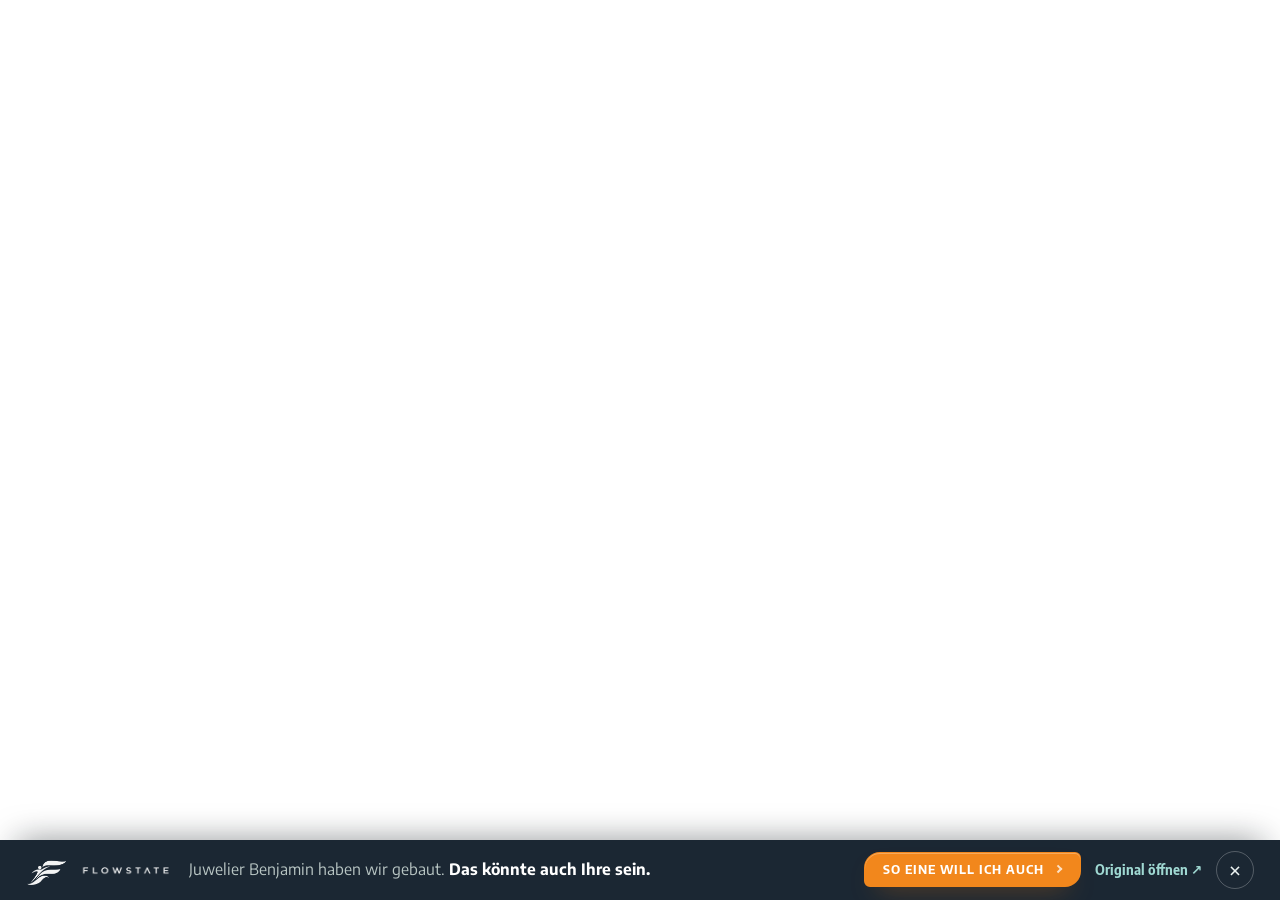
<file: ansehen.html>
<!doctype html>
<html lang="de">
<head>
<meta charset="utf-8">
<meta name="viewport" content="width=device-width, initial-scale=1">
<title>Referenz ansehen — FlowState</title>
<meta name="robots" content="noindex">
<link rel="preconnect" href="https://fonts.googleapis.com">
<link rel="preconnect" href="https://fonts.gstatic.com" crossorigin>
<link rel="preload" as="style" href="https://fonts.googleapis.com/css2?family=Encode+Sans+Semi+Condensed:wght@500;600;700;800&family=Encode+Sans:wght@400;500;600&display=swap">
<link rel="stylesheet" href="https://fonts.googleapis.com/css2?family=Encode+Sans+Semi+Condensed:wght@500;600;700;800&family=Encode+Sans:wght@400;500;600&display=swap" media="print" onload="this.media='all'">
<noscript><link rel="stylesheet" href="https://fonts.googleapis.com/css2?family=Encode+Sans+Semi+Condensed:wght@500;600;700;800&family=Encode+Sans:wght@400;500;600&display=swap"></noscript>
<link rel="icon" type="image/svg+xml" href="assets/favicon.svg">
<link rel="stylesheet" href="assets/style.css?v=42">
</head>
<body class="viewer-body">

<div class="viewer">
  <iframe id="vframe" class="viewer-frame" title="Kundenwebsite" loading="eager"
          referrerpolicy="no-referrer-when-downgrade"></iframe>

  <div class="viewer-empty" id="vempty" hidden>
    <div>
      <p class="eyebrow" style="justify-content:center">Gleich verf&uuml;gbar</p>
      <h1 id="vempty-name">Diese Referenz</h1>
      <p class="lede" style="margin-inline:auto">
        Die neue Website ist fertig gebaut und geht in K&uuml;rze live.
        Hier ein erster Blick &mdash; gern zeigen wir sie Ihnen pers&ouml;nlich komplett.
      </p>
      <div class="hero-cta" style="justify-content:center">
        <a class="btn btn-accent" href="tel:+491781868874">Jetzt anrufen</a>
        <a class="btn btn-ghost" href="projekte.html">Zur&uuml;ck zu den Projekten</a>
      </div>
    </div>
  </div>

  <div class="viewer-bar" role="region" aria-label="FlowState Leiste">
    <a class="viewer-brand" href="index.html" aria-label="Zurück zu FlowState">
      <img class="logomark" src="assets/logo-fs-white.webp" width="720" height="464" alt="" decoding="async">
      <img class="logotype" src="assets/logo-type-white.webp" width="840" height="100" alt="FlowState" decoding="async">
    </a>
    <p class="viewer-note">
      <span id="vname">Diese Website</span> haben wir gebaut.
      <strong>Das k&ouml;nnte auch Ihre sein.</strong>
    </p>
    <div class="viewer-actions">
      <a class="btn btn-accent" href="tel:+491781868874">So eine will ich auch</a>
      <a class="viewer-ext" id="vext" href="#" target="_blank" rel="noopener">Original &ouml;ffnen&nbsp;&#8599;</a>
      <a class="viewer-x" href="index.html#arbeiten" aria-label="Vorschau schließen">&times;</a>
    </div>
  </div>
</div>

<script>
(function(){
  var sites = {
    benjamin: {
      name: 'Juwelier Benjamin',
      sub: 'Wiesbaden · Schmuck & Uhren',
      url: 'https://juwelier-benjamin-wiesbaden.de/'
    },
    mehlhorn: {
      name: 'Laserzentrum Häusler-Mehlhorn',
      sub: 'Chemnitz · Hautmedizin',
      url: 'https://www.hautarzt-chemnitz.de/'
    },
    benjaminshop: {
      name: 'Juwelier Benjamin — Online-Shop',
      sub: 'Wiesbaden · Schmuck & Uhren',
      url: 'https://juwelier-benjaminshop-wiesbaden.de/'
    },
    palmberry: {
      name: 'Palm & Berry',
      sub: 'Wiesbaden · Café & Bowls',
      url: 'https://palm-and-berry.com/'
    }
  };
  var key = new URLSearchParams(location.search).get('site') || 'benjamin';
  var site = sites[key] || sites.benjamin;

  document.title = site.name + ' — Referenz von FlowState';
  document.getElementById('vname').textContent = site.name;

  var frame = document.getElementById('vframe');
  var empty = document.getElementById('vempty');
  var ext = document.getElementById('vext');

  if(site.url){
    frame.src = site.url;
    ext.href = site.url;
  } else {
    frame.hidden = true;
    empty.hidden = false;
    ext.style.display = 'none';
    document.getElementById('vempty-name').textContent = site.name;
  }
})();
</script>
</body>
</html>
</file>
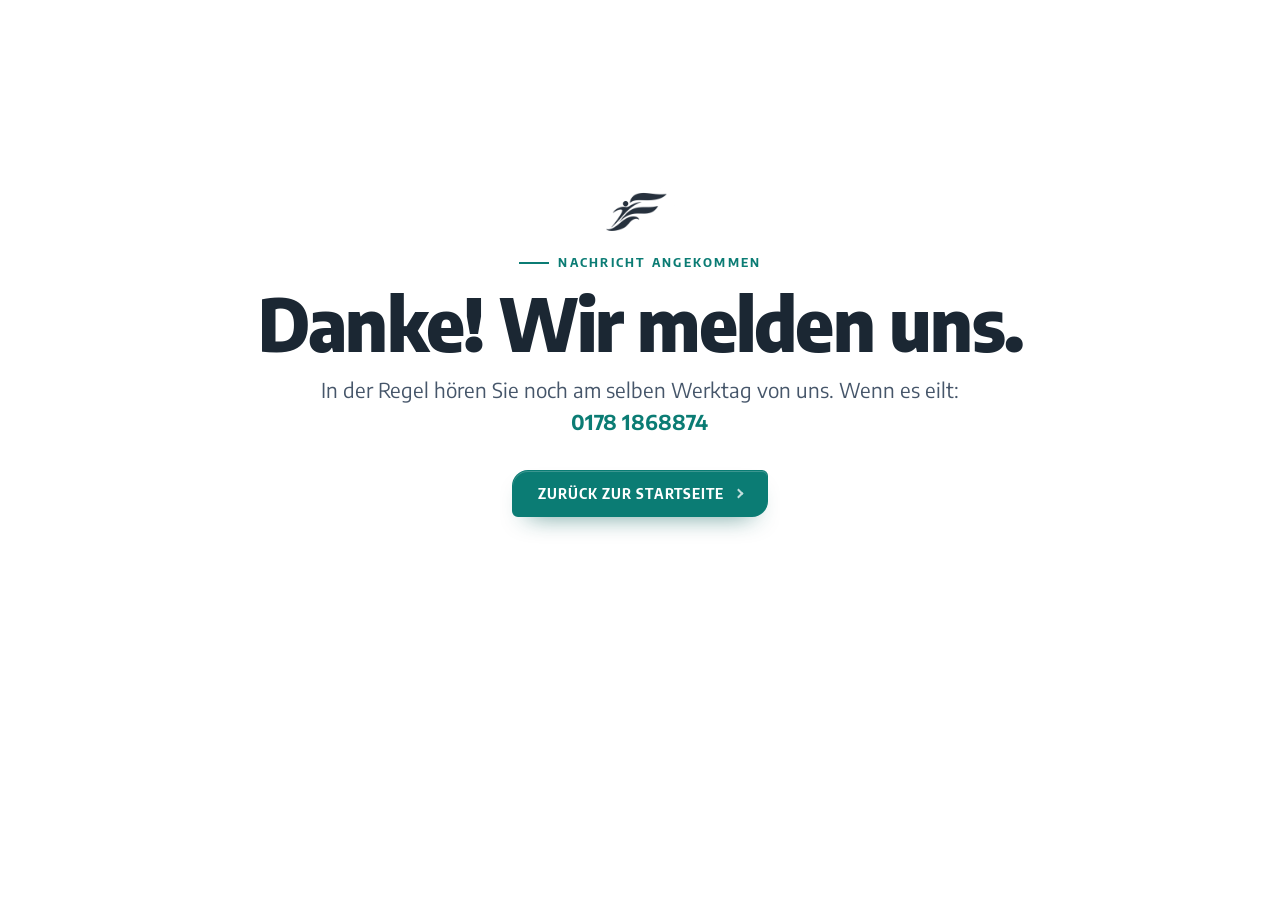
<file: danke.html>
<!doctype html>
<html lang="de">
<head>
<meta charset="utf-8">
<meta name="viewport" content="width=device-width, initial-scale=1">
<title>Danke — FlowState</title>
<meta name="robots" content="noindex">
<link rel="icon" type="image/svg+xml" href="assets/favicon.svg">
<link rel="preconnect" href="https://fonts.googleapis.com">
<link rel="preconnect" href="https://fonts.gstatic.com" crossorigin>
<link rel="preload" as="style" href="https://fonts.googleapis.com/css2?family=Encode+Sans+Semi+Condensed:wght@500;600;700;800&family=Encode+Sans:wght@400;500;600&display=swap">
<link rel="stylesheet" href="https://fonts.googleapis.com/css2?family=Encode+Sans+Semi+Condensed:wght@500;600;700;800&family=Encode+Sans:wght@400;500;600&display=swap" media="print" onload="this.media='all'">
<noscript><link rel="stylesheet" href="https://fonts.googleapis.com/css2?family=Encode+Sans+Semi+Condensed:wght@500;600;700;800&family=Encode+Sans:wght@400;500;600&display=swap"></noscript>
<link rel="stylesheet" href="assets/style.css?v=42">
</head>
<body>
<main style="min-height:78svh;display:grid;place-items:center;text-align:center;padding:2rem">
  <div>
    <img class="logomark" src="assets/logo-fs-ink.webp" width="720" height="464" style="width:72px;height:auto;margin:0 auto 1.4rem" alt="FlowState" decoding="async">
    <p class="eyebrow" style="justify-content:center">Nachricht angekommen</p>
    <h1 style="margin-block:.8rem 1rem">Danke! Wir melden uns.</h1>
    <p class="lede" style="margin-inline:auto">
      In der Regel h&ouml;ren Sie noch am selben Werktag von uns.
      Wenn es eilt: <a href="tel:+491781868874" style="color:var(--blue);font-weight:700;text-decoration:none">0178&nbsp;1868874</a>
    </p>
    <div class="hero-cta" style="justify-content:center;margin-top:2rem">
      <a class="btn btn-primary" href="index.html">Zur&uuml;ck zur Startseite</a>
    </div>
  </div>
</main>
</body>
</html>
</file>
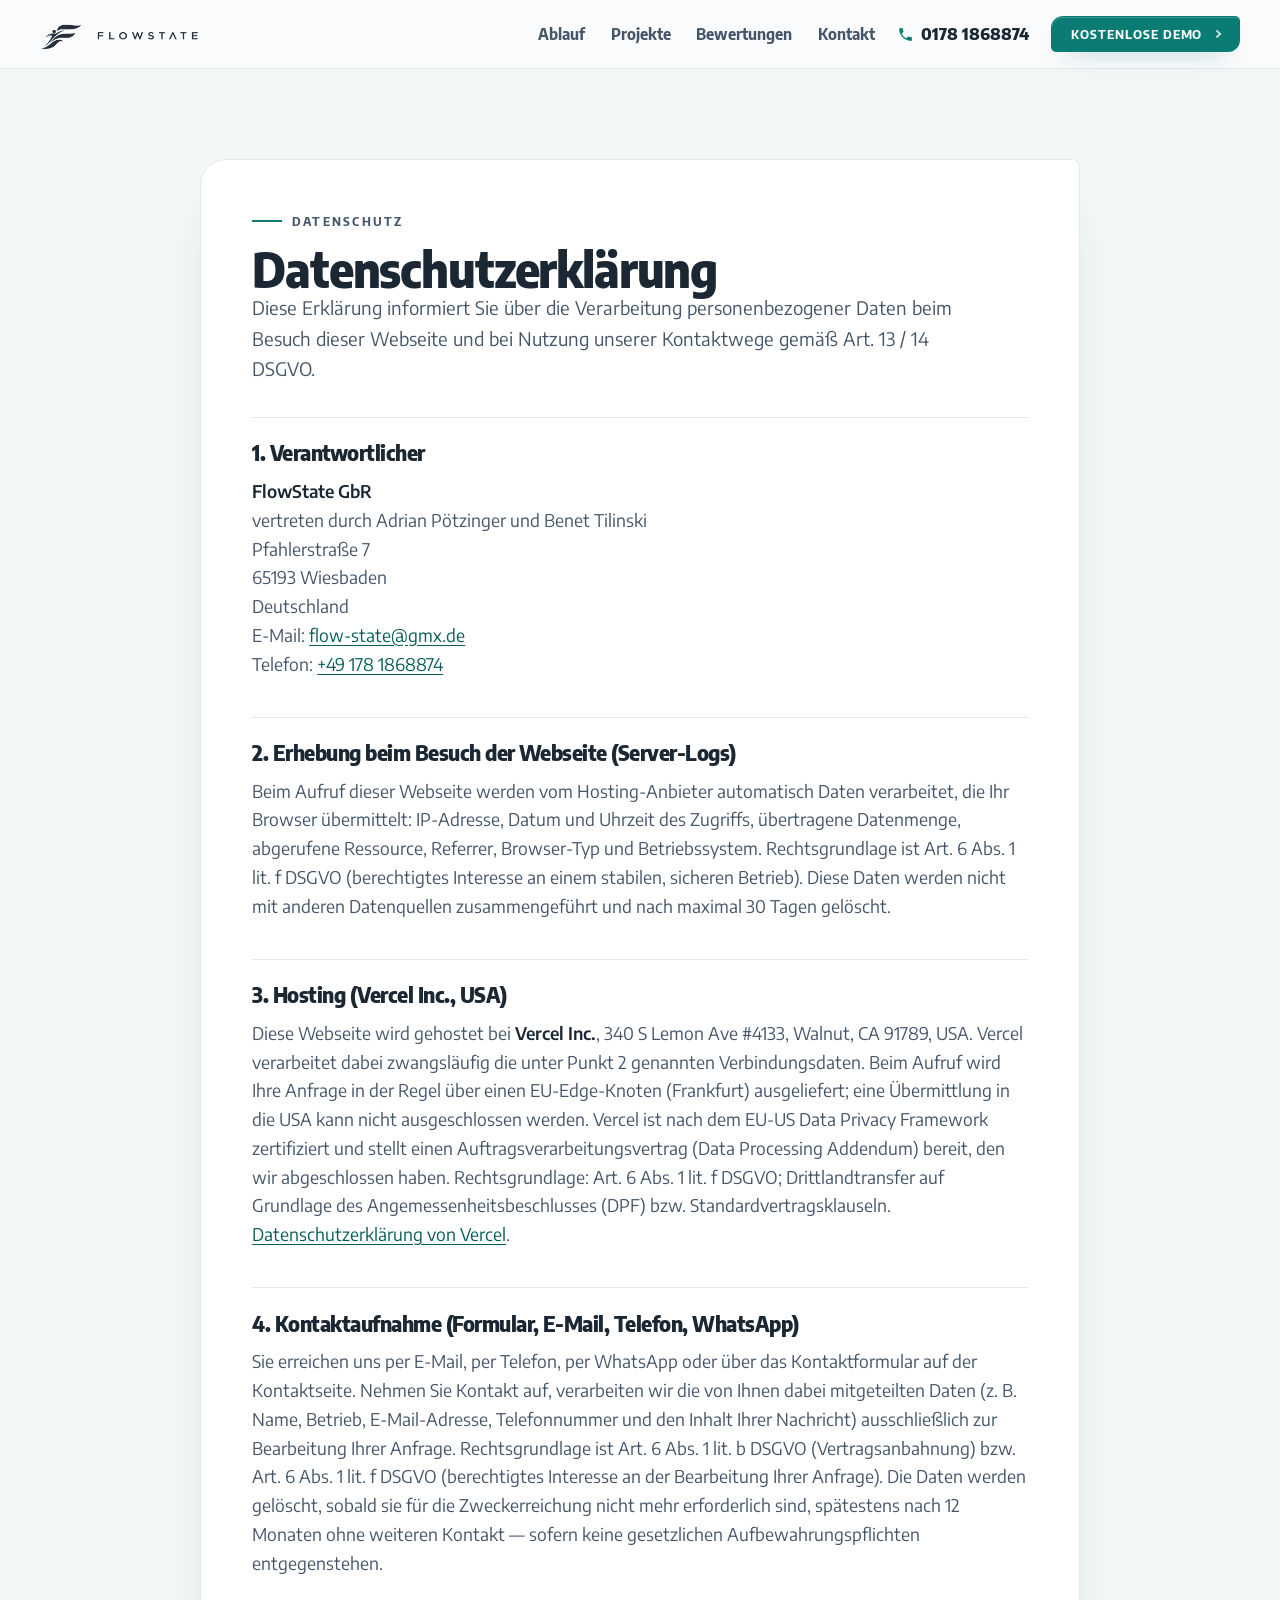
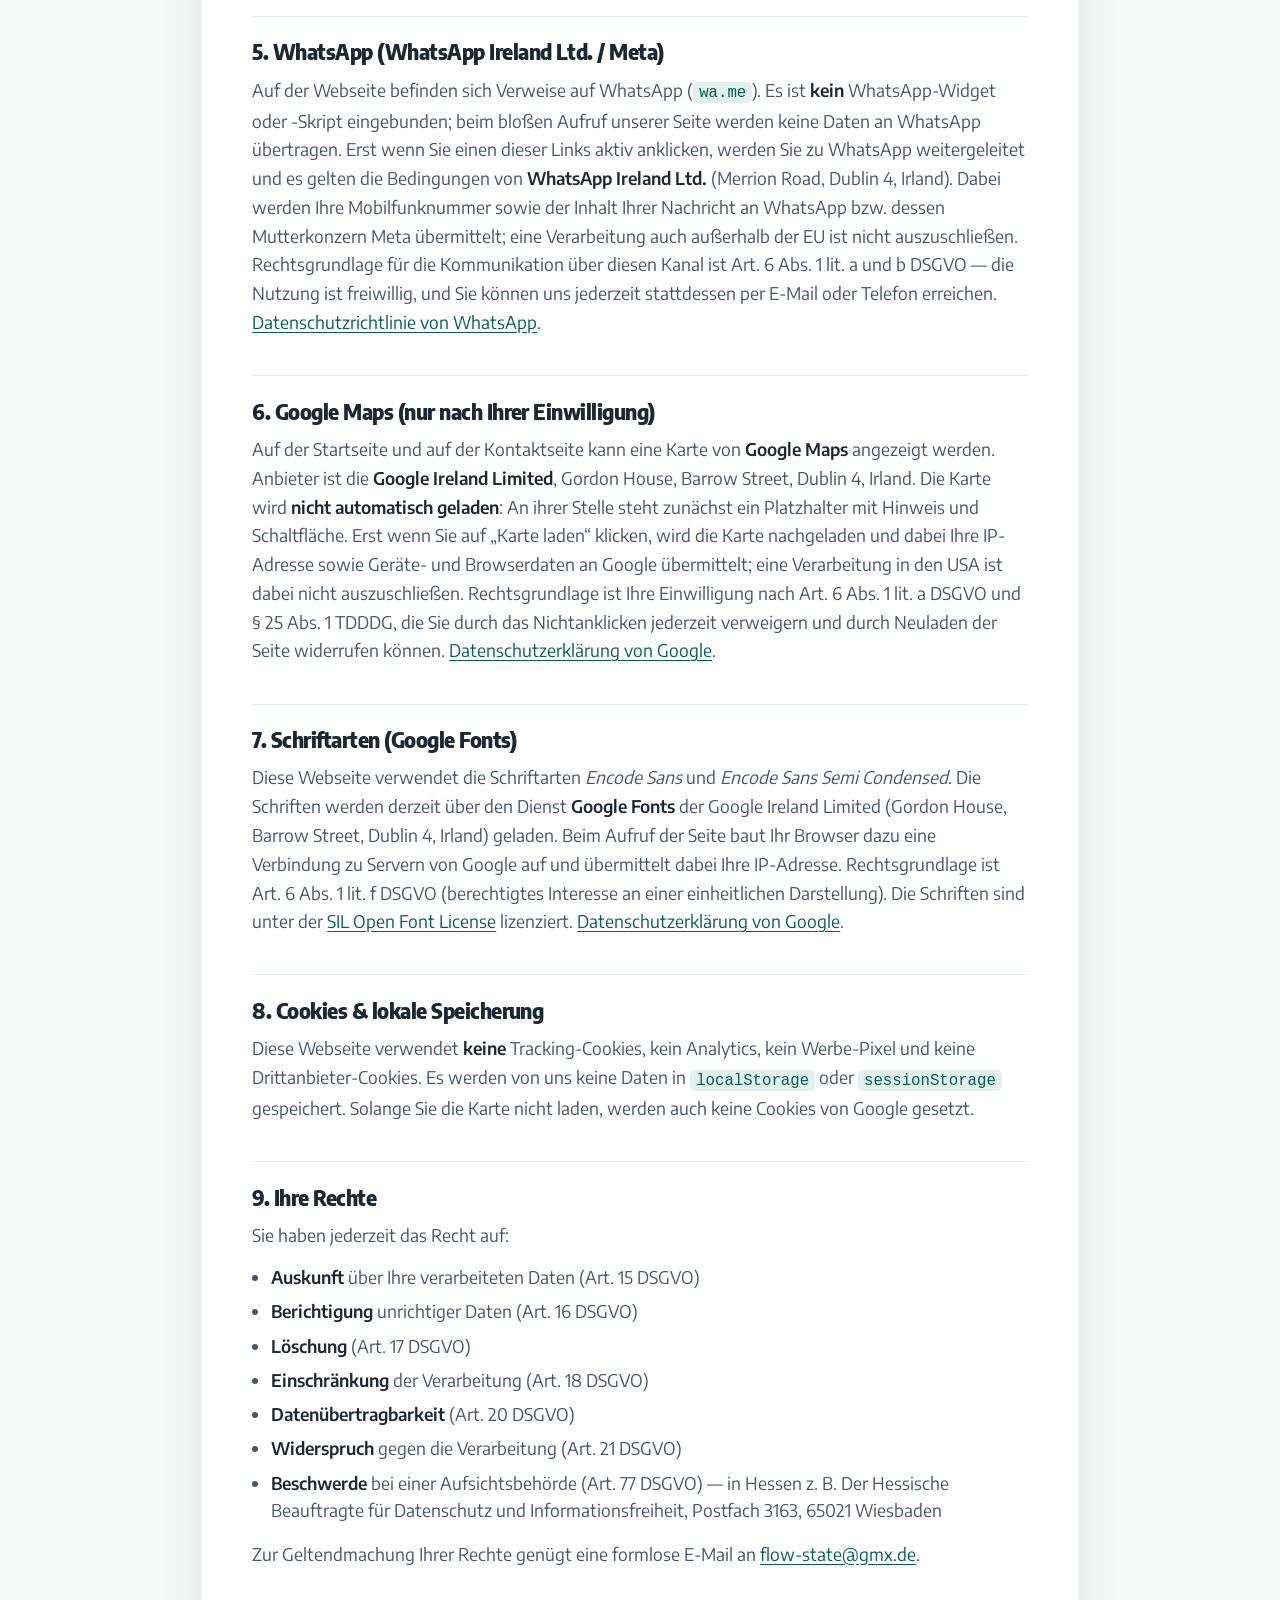
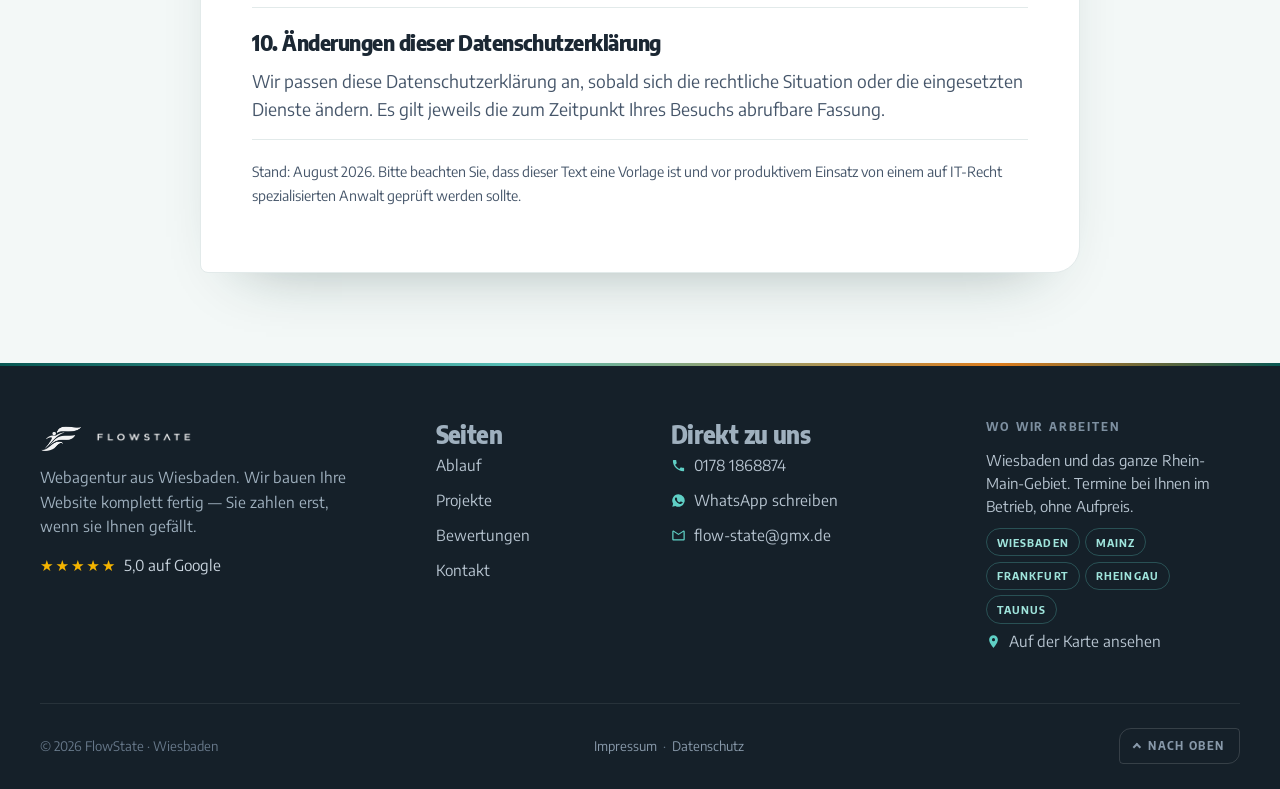
<file: datenschutz.html>
<!doctype html>
<html lang="de">
<head>
<meta charset="utf-8">
<meta name="viewport" content="width=device-width, initial-scale=1">
<title>Datenschutzerklärung — FlowState Webdesign aus Wiesbaden</title>
<meta name="description" content="Wie wir mit Ihren Daten umgehen: Hosting, Kontaktwege, Google Maps und Ihre Rechte nach DSGVO.">
<link rel="preconnect" href="https://fonts.googleapis.com">
<link rel="preconnect" href="https://fonts.gstatic.com" crossorigin>
<link rel="preload" as="style" href="https://fonts.googleapis.com/css2?family=Encode+Sans+Semi+Condensed:wght@500;600;700;800&family=Encode+Sans:wght@400;500;600&display=swap">
<link rel="stylesheet" href="https://fonts.googleapis.com/css2?family=Encode+Sans+Semi+Condensed:wght@500;600;700;800&family=Encode+Sans:wght@400;500;600&display=swap" media="print" onload="this.media='all'">
<noscript><link rel="stylesheet" href="https://fonts.googleapis.com/css2?family=Encode+Sans+Semi+Condensed:wght@500;600;700;800&family=Encode+Sans:wght@400;500;600&display=swap"></noscript>
<link rel="canonical" href="https://yourflowstate.de/datenschutz.html">
<meta property="og:site_name" content="FlowState">
<meta property="og:type" content="website">
<meta property="og:url" content="https://yourflowstate.de/datenschutz.html">
<meta property="og:image" content="https://yourflowstate.de/assets/og.jpg">
<meta name="twitter:card" content="summary_large_image">
<meta property="og:title" content="Datenschutzerklärung — FlowState Webdesign aus Wiesbaden">
<meta property="og:description" content="Wie wir mit Ihren Daten umgehen: Hosting, Kontaktwege, Google Maps und Ihre Rechte nach DSGVO.">
<link rel="icon" type="image/svg+xml" href="assets/favicon.svg">
<link rel="stylesheet" href="assets/style.css?v=42">
</head>
<body>
<a class="skip" href="#main">Zum Inhalt springen</a>

<header class="nav">
  <div class="wrap-wide nav-in">
    <a class="logo" href="index.html" aria-label="FlowState — Start">
      <img class="logomark" src="assets/logo-fs-ink.webp" width="720" height="464" alt="" decoding="async"><img class="logotype" src="assets/logo-type-ink.webp" width="840" height="100" alt="FlowState" decoding="async"></a>
    <ul class="nav-links">
      <li><a href="index.html#ablauf">Ablauf</a></li>
      <li><a href="projekte.html">Projekte</a></li>
      <li><a href="index.html#stimmen">Bewertungen</a></li>
      <li><a href="kontakt.html">Kontakt</a></li>
    </ul>
    <a class="nav-tel" href="tel:+491781868874">
      <svg viewBox="0 0 24 24" aria-hidden="true"><path d="M6.6 10.8c1.4 2.8 3.8 5.1 6.6 6.6l2.2-2.2c.3-.3.7-.4 1-.2 1.2.4 2.4.6 3.6.6.6 0 1 .4 1 1V20c0 .6-.4 1-1 1C10.6 21 3 13.4 3 4c0-.6.4-1 1-1h3.5c.6 0 1 .4 1 1 0 1.3.2 2.5.6 3.6.1.4 0 .8-.2 1l-2.3 2.2z"/></svg>
      0178 1868874
    </a>
    <a class="btn btn-primary" href="kontakt.html">Kostenlose Demo</a>
  </div>
</header>

<main id="main">
<section class="sec legal">
  <div class="wrap">
    <article class="legal-card">
      <p class="eyebrow">Datenschutz</p>
      <h1>Datenschutzerkl&auml;rung</h1>
      <p class="legal-lede">
        Diese Erkl&auml;rung informiert Sie &uuml;ber die Verarbeitung personenbezogener Daten beim Besuch dieser Webseite und bei Nutzung unserer Kontaktwege gem&auml;&szlig; Art. 13 / 14 DSGVO.
      </p>

      <h2>1. Verantwortlicher</h2>
      <p>
        <strong>FlowState GbR</strong><br>
        vertreten durch Adrian P&ouml;tzinger und Benet Tilinski<br>
        Pfahlerstra&szlig;e 7<br>
        65193 Wiesbaden<br>
        Deutschland<br>
        E-Mail: <a href="mailto:flow-state@gmx.de">flow-state@gmx.de</a><br>
        Telefon: <a href="tel:+491781868874">+49 178 1868874</a>
      </p>

      <h2>2. Erhebung beim Besuch der Webseite (Server-Logs)</h2>
      <p>
        Beim Aufruf dieser Webseite werden vom Hosting-Anbieter automatisch Daten verarbeitet, die Ihr Browser &uuml;bermittelt: IP-Adresse, Datum und Uhrzeit des Zugriffs, &uuml;bertragene Datenmenge, abgerufene Ressource, Referrer, Browser-Typ und Betriebssystem.
        Rechtsgrundlage ist Art. 6 Abs. 1 lit. f DSGVO (berechtigtes Interesse an einem stabilen, sicheren Betrieb).
        Diese Daten werden nicht mit anderen Datenquellen zusammengef&uuml;hrt und nach maximal 30 Tagen gel&ouml;scht.
      </p>

      <h2>3. Hosting (Vercel Inc., USA)</h2>
      <p>
        Diese Webseite wird gehostet bei <strong>Vercel Inc.</strong>, 340 S Lemon Ave #4133, Walnut, CA 91789, USA.
        Vercel verarbeitet dabei zwangsl&auml;ufig die unter Punkt 2 genannten Verbindungsdaten.
        Beim Aufruf wird Ihre Anfrage in der Regel &uuml;ber einen EU-Edge-Knoten (Frankfurt) ausgeliefert; eine &Uuml;bermittlung in die USA kann nicht ausgeschlossen werden.
        Vercel ist nach dem EU-US Data Privacy Framework zertifiziert und stellt einen Auftragsverarbeitungsvertrag (Data Processing Addendum) bereit, den wir abgeschlossen haben.
        Rechtsgrundlage: Art. 6 Abs. 1 lit. f DSGVO; Drittlandtransfer auf Grundlage des Angemessenheitsbeschlusses (DPF) bzw. Standardvertragsklauseln.
        <a href="https://vercel.com/legal/privacy-policy" target="_blank" rel="noopener noreferrer">Datenschutzerkl&auml;rung von Vercel</a>.
      </p>

      <h2>4. Kontaktaufnahme (Formular, E-Mail, Telefon, WhatsApp)</h2>
      <p>
        Sie erreichen uns per E-Mail, per Telefon, per WhatsApp oder &uuml;ber das Kontaktformular auf der Kontaktseite.
        Nehmen Sie Kontakt auf, verarbeiten wir die von Ihnen dabei mitgeteilten Daten (z.&nbsp;B. Name, Betrieb, E-Mail-Adresse,
        Telefonnummer und den Inhalt Ihrer Nachricht) ausschlie&szlig;lich zur Bearbeitung Ihrer Anfrage.
        Rechtsgrundlage ist Art. 6 Abs. 1 lit. b DSGVO (Vertragsanbahnung) bzw. Art. 6 Abs. 1 lit. f DSGVO
        (berechtigtes Interesse an der Bearbeitung Ihrer Anfrage).
        Die Daten werden gel&ouml;scht, sobald sie f&uuml;r die Zweckerreichung nicht mehr erforderlich sind, sp&auml;testens nach
        12 Monaten ohne weiteren Kontakt &mdash; sofern keine gesetzlichen Aufbewahrungspflichten entgegenstehen.
      </p>

      <h2>5. WhatsApp (WhatsApp Ireland Ltd. / Meta)</h2>
      <p>
        Auf der Webseite befinden sich Verweise auf WhatsApp (<code>wa.me</code>). Es ist <strong>kein</strong> WhatsApp-Widget
        oder -Skript eingebunden; beim blo&szlig;en Aufruf unserer Seite werden keine Daten an WhatsApp &uuml;bertragen.
        Erst wenn Sie einen dieser Links aktiv anklicken, werden Sie zu WhatsApp weitergeleitet und es gelten die
        Bedingungen von <strong>WhatsApp Ireland Ltd.</strong> (Merrion Road, Dublin 4, Irland).
        Dabei werden Ihre Mobilfunknummer sowie der Inhalt Ihrer Nachricht an WhatsApp bzw. dessen Mutterkonzern Meta
        &uuml;bermittelt; eine Verarbeitung auch au&szlig;erhalb der EU ist nicht auszuschlie&szlig;en.
        Rechtsgrundlage f&uuml;r die Kommunikation &uuml;ber diesen Kanal ist Art. 6 Abs. 1 lit. a und b DSGVO &mdash; die Nutzung ist
        freiwillig, und Sie k&ouml;nnen uns jederzeit stattdessen per E-Mail oder Telefon erreichen.
        <a href="https://www.whatsapp.com/legal/privacy-policy-eea" target="_blank" rel="noopener noreferrer">Datenschutzrichtlinie von WhatsApp</a>.
      </p>

      <h2>6. Google Maps (nur nach Ihrer Einwilligung)</h2>
      <p>
        Auf der Startseite und auf der Kontaktseite kann eine Karte von <strong>Google Maps</strong> angezeigt werden.
        Anbieter ist die <strong>Google Ireland Limited</strong>, Gordon House, Barrow Street, Dublin 4, Irland.
        Die Karte wird <strong>nicht automatisch geladen</strong>: An ihrer Stelle steht zun&auml;chst ein Platzhalter mit
        Hinweis und Schaltfl&auml;che. Erst wenn Sie auf &bdquo;Karte laden&ldquo; klicken, wird die Karte nachgeladen und dabei
        Ihre IP-Adresse sowie Ger&auml;te- und Browserdaten an Google &uuml;bermittelt; eine Verarbeitung in den USA ist dabei
        nicht auszuschlie&szlig;en. Rechtsgrundlage ist Ihre Einwilligung nach Art. 6 Abs. 1 lit. a DSGVO und &sect; 25 Abs. 1 TDDDG,
        die Sie durch das Nichtanklicken jederzeit verweigern und durch Neuladen der Seite widerrufen k&ouml;nnen.
        <a href="https://policies.google.com/privacy" target="_blank" rel="noopener noreferrer">Datenschutzerkl&auml;rung von Google</a>.
      </p>

      <h2>7. Schriftarten (Google Fonts)</h2>
      <p>
        Diese Webseite verwendet die Schriftarten <em>Encode Sans</em> und <em>Encode Sans Semi Condensed</em>.
        Die Schriften werden derzeit &uuml;ber den Dienst <strong>Google Fonts</strong> der Google Ireland Limited
        (Gordon House, Barrow Street, Dublin 4, Irland) geladen. Beim Aufruf der Seite baut Ihr Browser dazu eine
        Verbindung zu Servern von Google auf und &uuml;bermittelt dabei Ihre IP-Adresse.
        Rechtsgrundlage ist Art. 6 Abs. 1 lit. f DSGVO (berechtigtes Interesse an einer einheitlichen Darstellung).
        Die Schriften sind unter der <a href="https://scripts.sil.org/OFL" target="_blank" rel="noopener noreferrer">SIL Open Font License</a> lizenziert.
        <a href="https://policies.google.com/privacy" target="_blank" rel="noopener noreferrer">Datenschutzerkl&auml;rung von Google</a>.
      </p>

      <h2>8. Cookies &amp; lokale Speicherung</h2>
      <p>
        Diese Webseite verwendet <strong>keine</strong> Tracking-Cookies, kein Analytics, kein Werbe-Pixel und keine
        Drittanbieter-Cookies. Es werden von uns keine Daten in <code>localStorage</code> oder <code>sessionStorage</code> gespeichert.
        Solange Sie die Karte nicht laden, werden auch keine Cookies von Google gesetzt.
      </p>

      <h2>9. Ihre Rechte</h2>
      <p>Sie haben jederzeit das Recht auf:</p>
      <ul>
        <li><strong>Auskunft</strong> &uuml;ber Ihre verarbeiteten Daten (Art. 15 DSGVO)</li>
        <li><strong>Berichtigung</strong> unrichtiger Daten (Art. 16 DSGVO)</li>
        <li><strong>L&ouml;schung</strong> (Art. 17 DSGVO)</li>
        <li><strong>Einschr&auml;nkung</strong> der Verarbeitung (Art. 18 DSGVO)</li>
        <li><strong>Daten&uuml;bertragbarkeit</strong> (Art. 20 DSGVO)</li>
        <li><strong>Widerspruch</strong> gegen die Verarbeitung (Art. 21 DSGVO)</li>
        <li><strong>Beschwerde</strong> bei einer Aufsichtsbeh&ouml;rde (Art. 77 DSGVO) &mdash; in Hessen z.&nbsp;B. Der Hessische Beauftragte f&uuml;r Datenschutz und Informationsfreiheit, Postfach 3163, 65021 Wiesbaden</li>
      </ul>
      <p>
        Zur Geltendmachung Ihrer Rechte gen&uuml;gt eine formlose E-Mail an <a href="mailto:flow-state@gmx.de">flow-state@gmx.de</a>.
      </p>

      <h2>10. &Auml;nderungen dieser Datenschutzerkl&auml;rung</h2>
      <p>
        Wir passen diese Datenschutzerkl&auml;rung an, sobald sich die rechtliche Situation oder die eingesetzten Dienste &auml;ndern.
        Es gilt jeweils die zum Zeitpunkt Ihres Besuchs abrufbare Fassung.
      </p>

      <p class="legal-foot">
        Stand: August 2026.
        Bitte beachten Sie, dass dieser Text eine Vorlage ist und vor produktivem Einsatz von einem auf IT-Recht
        spezialisierten Anwalt gepr&uuml;ft werden sollte.
      </p>
    </article>
  </div>
</section>
</main>

<footer>
  <div class="wrap-wide">
    <div class="foot-grid">
      <div class="foot-brand">
        <a class="logo" href="index.html" style="color:#fff" aria-label="FlowState — Start">
          <img class="logomark" src="assets/logo-fs-white.webp" width="720" height="464" alt="" decoding="async"><img class="logotype" src="assets/logo-type-white.webp" width="840" height="100" alt="FlowState" decoding="async"></a>
        <p>Webagentur aus Wiesbaden. Wir bauen Ihre Website komplett fertig &mdash; Sie zahlen erst, wenn sie Ihnen gef&auml;llt.</p>
        <p class="foot-stars"><b>&#9733;&#9733;&#9733;&#9733;&#9733;</b>5,0 auf Google</p>
      </div>
      <div>
        <h3>Seiten</h3>
        <a href="index.html#ablauf">Ablauf</a>
        <a href="projekte.html">Projekte</a>
        <a href="index.html#stimmen">Bewertungen</a>
        <a href="kontakt.html">Kontakt</a>
      </div>
      <div class="foot-contact">
        <h3>Direkt zu uns</h3>
        <a href="tel:+491781868874"><svg viewBox="0 0 24 24"><path d="M6.6 10.8c1.4 2.8 3.8 5.1 6.6 6.6l2.2-2.2c.3-.3.7-.4 1-.2 1.2.4 2.4.6 3.6.6.6 0 1 .4 1 1V20c0 .6-.4 1-1 1C10.6 21 3 13.4 3 4c0-.6.4-1 1-1h3.5c.6 0 1 .4 1 1 0 1.3.2 2.5.6 3.6.1.4 0 .8-.2 1l-2.3 2.2z"/></svg>0178 1868874</a>
        <a href="https://wa.me/491781868874" target="_blank" rel="noopener"><svg viewBox="0 0 24 24"><path d="M12 2a10 10 0 0 0-8.6 15.1L2 22l5-1.3A10 10 0 1 0 12 2zm5.2 14.2c-.2.6-1.3 1.2-1.8 1.2-.5.1-1 .2-3.3-.7-2.8-1.1-4.6-4-4.7-4.2-.1-.2-1.1-1.5-1.1-2.9s.7-2 1-2.3c.2-.3.5-.3.7-.3h.5c.2 0 .4 0 .6.5s.8 1.9.8 2c.1.1.1.3 0 .5l-.4.6c-.1.2-.3.4-.1.7.2.3.8 1.3 1.7 2.1 1.2 1.1 2.2 1.4 2.5 1.5.3.1.5.1.7-.1l1-1.2c.2-.3.4-.2.7-.1l2 1c.3.1.5.2.5.3.1.1.1.6-.1 1.2z"/></svg>WhatsApp schreiben</a>
        <a href="mailto:flow-state@gmx.de"><svg viewBox="0 0 24 24"><path d="M4 4h16c1.1 0 2 .9 2 2v12c0 1.1-.9 2-2 2H4c-1.1 0-2-.9-2-2V6c0-1.1.9-2 2-2zm8 7L4 6v12h16V6l-8 5zm0-2 8-5H4l8 5z"/></svg>flow-state@gmx.de</a>
      </div>
      <div class="foot-area">
        <h4>Wo wir arbeiten</h4>
        <p>Wiesbaden und das ganze Rhein-Main-Gebiet. Termine bei Ihnen im Betrieb, ohne Aufpreis.</p>
        <div class="tags">
          <span>Wiesbaden</span><span>Mainz</span><span>Frankfurt</span><span>Rheingau</span><span>Taunus</span>
        </div>
        <a href="index.html#loslegen"><svg viewBox="0 0 24 24"><path d="M12 2a7 7 0 0 0-7 7c0 5.2 7 13 7 13s7-7.8 7-13a7 7 0 0 0-7-7zm0 9.5A2.5 2.5 0 1 1 12 6.5a2.5 2.5 0 0 1 0 5z"/></svg>Auf der Karte ansehen</a>
      </div>
    </div>
    <div class="foot-bottom">
      <span>&copy; 2026 FlowState &middot; Wiesbaden</span>
      <span><a href="impressum.html">Impressum</a> &nbsp;&middot;&nbsp; <a href="datenschutz.html">Datenschutz</a></span>
      <a class="foot-up" href="#top"><i aria-hidden="true"></i>Nach oben</a>
    </div>
  </div>
</footer>

<script defer src="assets/app.js?v=42"></script>
</body>
</html>
</file>
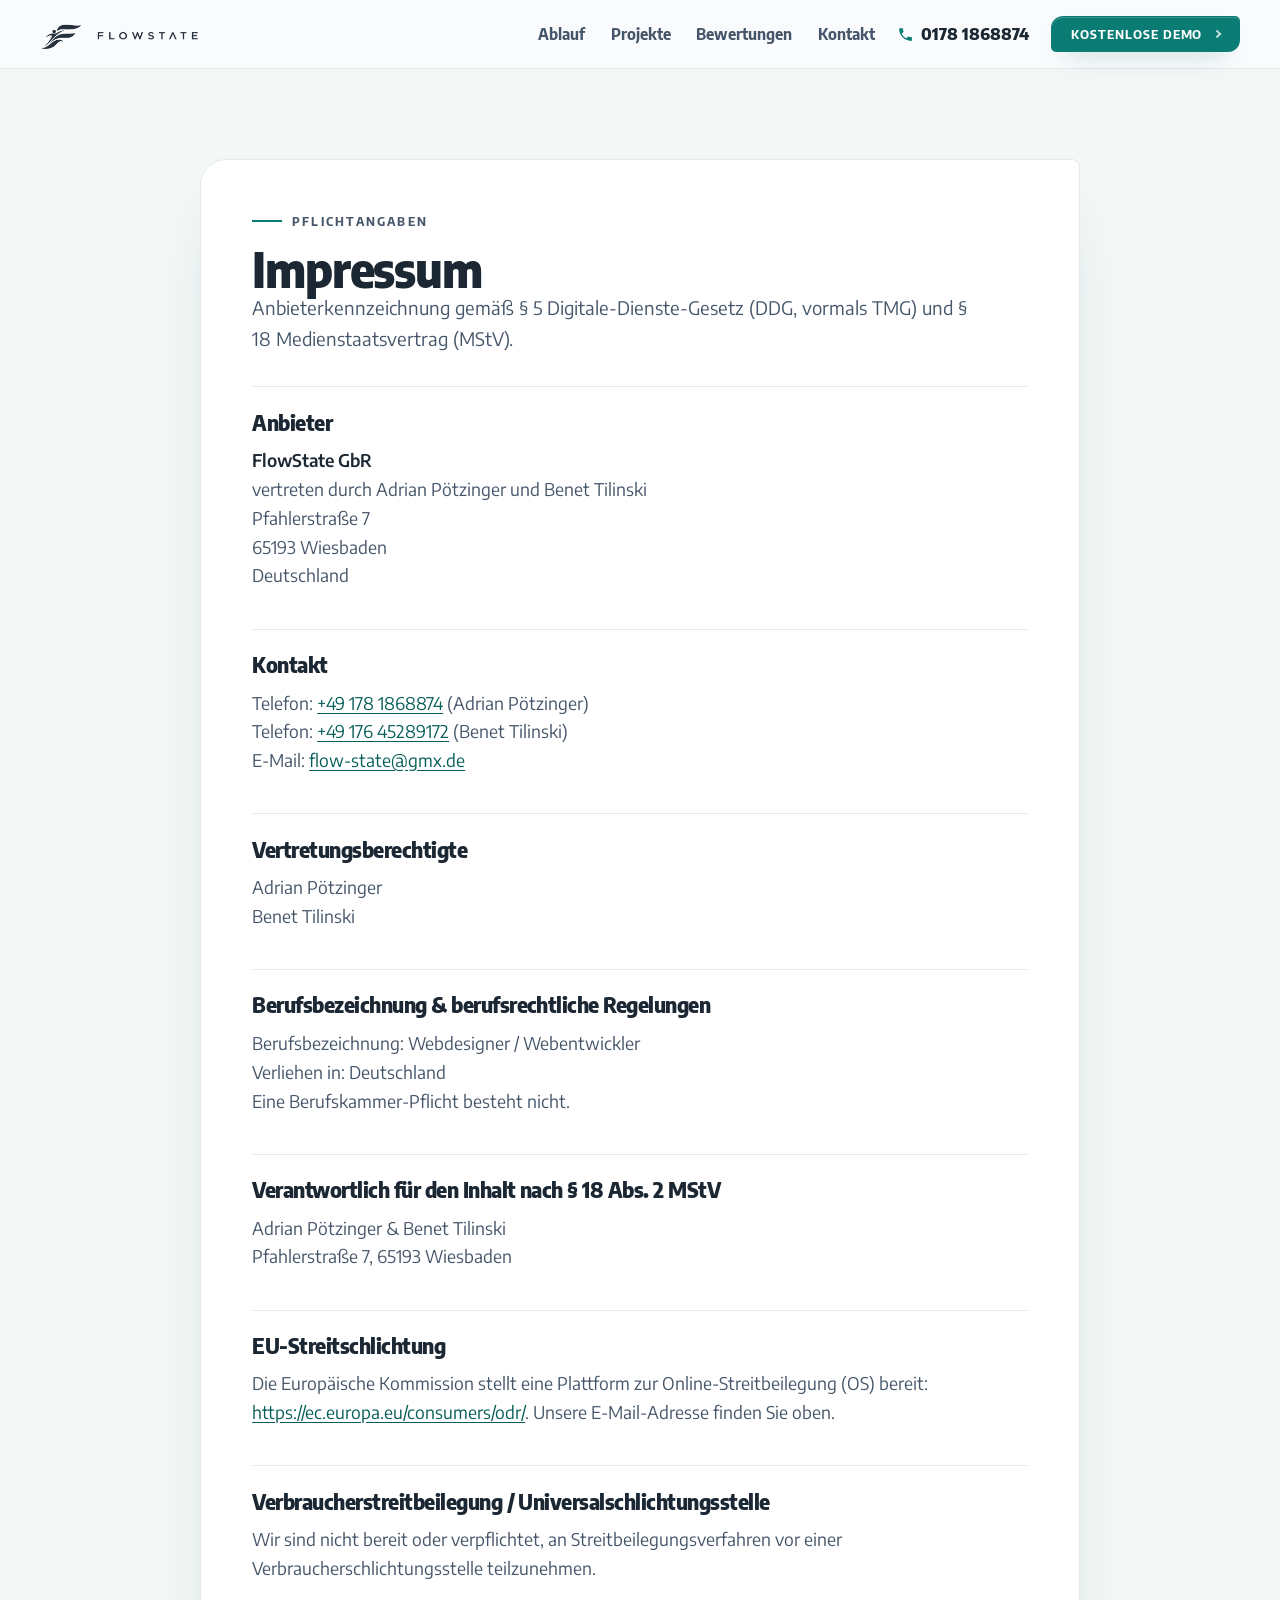
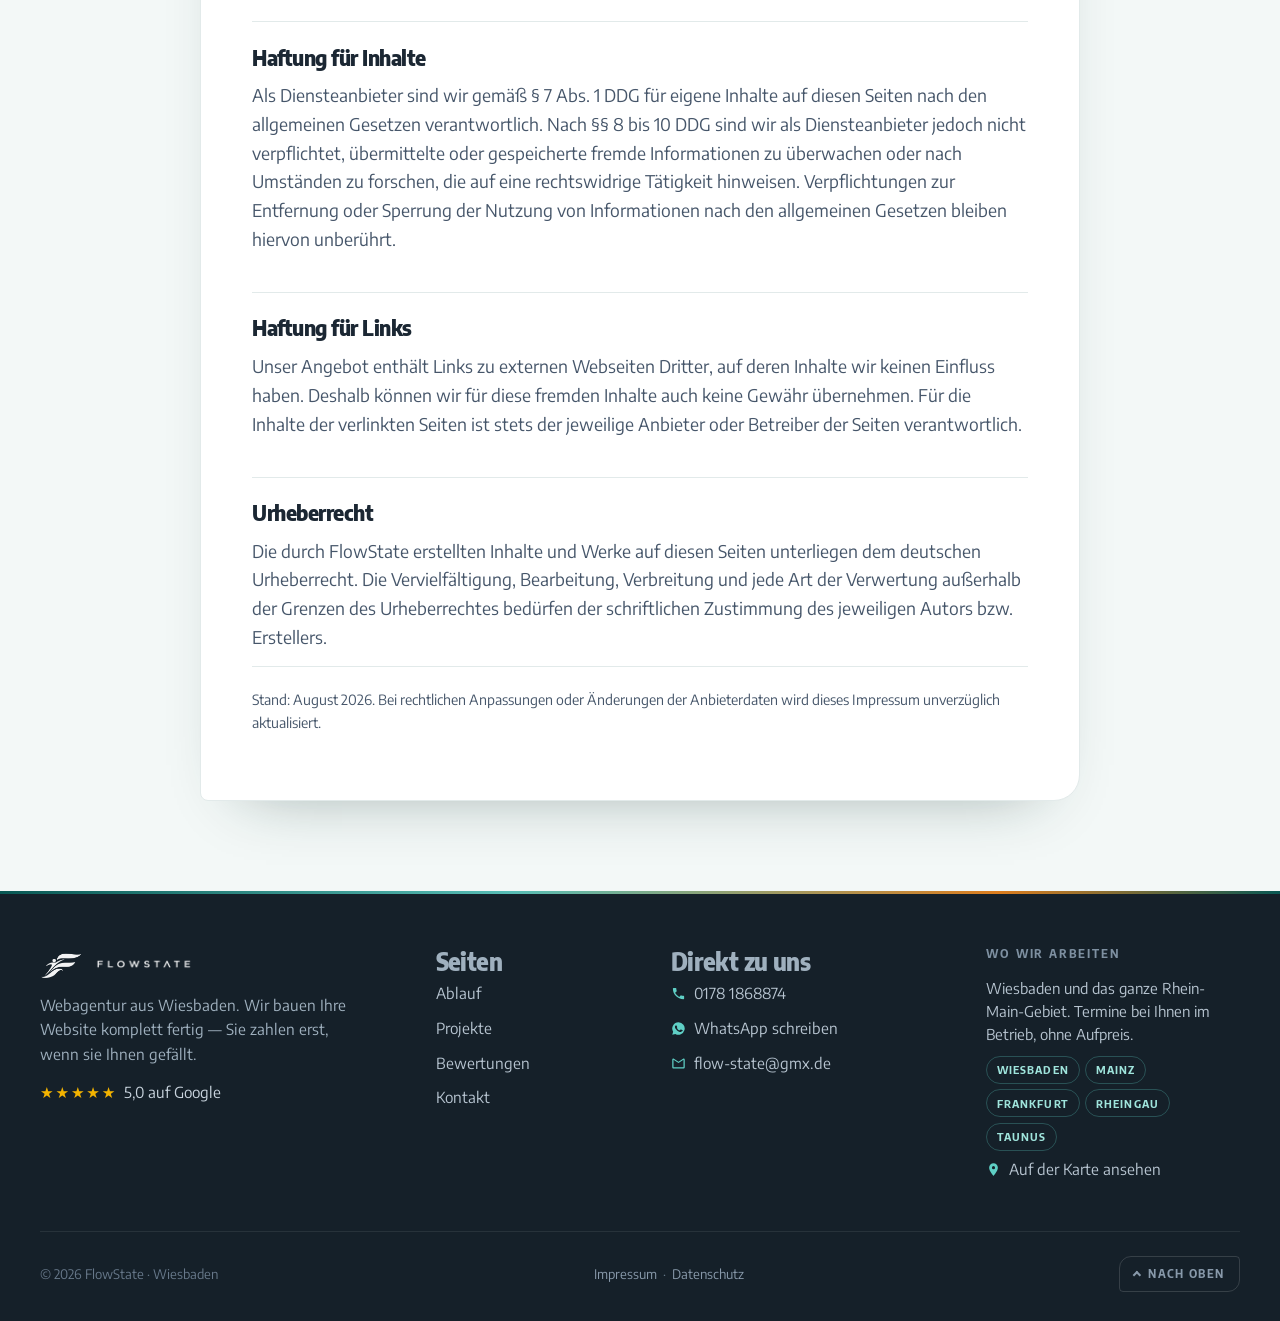
<file: impressum.html>
<!doctype html>
<html lang="de">
<head>
<meta charset="utf-8">
<meta name="viewport" content="width=device-width, initial-scale=1">
<title>Impressum — FlowState Webdesign aus Wiesbaden</title>
<meta name="description" content="Anbieterkennzeichnung der FlowState GbR aus Wiesbaden nach § 5 DDG und § 18 MStV.">
<link rel="preconnect" href="https://fonts.googleapis.com">
<link rel="preconnect" href="https://fonts.gstatic.com" crossorigin>
<link rel="preload" as="style" href="https://fonts.googleapis.com/css2?family=Encode+Sans+Semi+Condensed:wght@500;600;700;800&family=Encode+Sans:wght@400;500;600&display=swap">
<link rel="stylesheet" href="https://fonts.googleapis.com/css2?family=Encode+Sans+Semi+Condensed:wght@500;600;700;800&family=Encode+Sans:wght@400;500;600&display=swap" media="print" onload="this.media='all'">
<noscript><link rel="stylesheet" href="https://fonts.googleapis.com/css2?family=Encode+Sans+Semi+Condensed:wght@500;600;700;800&family=Encode+Sans:wght@400;500;600&display=swap"></noscript>
<link rel="canonical" href="https://yourflowstate.de/impressum.html">
<meta property="og:site_name" content="FlowState">
<meta property="og:type" content="website">
<meta property="og:url" content="https://yourflowstate.de/impressum.html">
<meta property="og:image" content="https://yourflowstate.de/assets/og.jpg">
<meta name="twitter:card" content="summary_large_image">
<meta property="og:title" content="Impressum — FlowState Webdesign aus Wiesbaden">
<meta property="og:description" content="Anbieterkennzeichnung der FlowState GbR aus Wiesbaden nach § 5 DDG und § 18 MStV.">
<link rel="icon" type="image/svg+xml" href="assets/favicon.svg">
<link rel="stylesheet" href="assets/style.css?v=42">
</head>
<body>
<a class="skip" href="#main">Zum Inhalt springen</a>

<header class="nav">
  <div class="wrap-wide nav-in">
    <a class="logo" href="index.html" aria-label="FlowState — Start">
      <img class="logomark" src="assets/logo-fs-ink.webp" width="720" height="464" alt="" decoding="async"><img class="logotype" src="assets/logo-type-ink.webp" width="840" height="100" alt="FlowState" decoding="async"></a>
    <ul class="nav-links">
      <li><a href="index.html#ablauf">Ablauf</a></li>
      <li><a href="projekte.html">Projekte</a></li>
      <li><a href="index.html#stimmen">Bewertungen</a></li>
      <li><a href="kontakt.html">Kontakt</a></li>
    </ul>
    <a class="nav-tel" href="tel:+491781868874">
      <svg viewBox="0 0 24 24" aria-hidden="true"><path d="M6.6 10.8c1.4 2.8 3.8 5.1 6.6 6.6l2.2-2.2c.3-.3.7-.4 1-.2 1.2.4 2.4.6 3.6.6.6 0 1 .4 1 1V20c0 .6-.4 1-1 1C10.6 21 3 13.4 3 4c0-.6.4-1 1-1h3.5c.6 0 1 .4 1 1 0 1.3.2 2.5.6 3.6.1.4 0 .8-.2 1l-2.3 2.2z"/></svg>
      0178 1868874
    </a>
    <a class="btn btn-primary" href="kontakt.html">Kostenlose Demo</a>
  </div>
</header>

<main id="main">
<section class="sec legal">
  <div class="wrap">
    <article class="legal-card">
      <p class="eyebrow">Pflichtangaben</p>
      <h1>Impressum</h1>
      <p class="legal-lede">Anbieterkennzeichnung gem&auml;&szlig; &sect; 5 Digitale-Dienste-Gesetz (DDG, vormals TMG) und &sect; 18 Medienstaatsvertrag (MStV).</p>

      <h2>Anbieter</h2>
      <p>
        <strong>FlowState GbR</strong><br>
        vertreten durch Adrian P&ouml;tzinger und Benet Tilinski<br>
        Pfahlerstra&szlig;e 7<br>
        65193 Wiesbaden<br>
        Deutschland
      </p>

      <h2>Kontakt</h2>
      <p>
        Telefon: <a href="tel:+491781868874">+49 178 1868874</a> (Adrian P&ouml;tzinger)<br>
        Telefon: <a href="tel:+4917645289172">+49 176 45289172</a> (Benet Tilinski)<br>
        E-Mail: <a href="mailto:flow-state@gmx.de">flow-state@gmx.de</a>
      </p>

      <h2>Vertretungsberechtigte</h2>
      <p>
        Adrian P&ouml;tzinger<br>
        Benet Tilinski
      </p>

      <h2>Berufsbezeichnung &amp; berufsrechtliche Regelungen</h2>
      <p>
        Berufsbezeichnung: Webdesigner / Webentwickler<br>
        Verliehen in: Deutschland<br>
        Eine Berufskammer-Pflicht besteht nicht.
      </p>

      <h2>Verantwortlich f&uuml;r den Inhalt nach &sect; 18 Abs. 2 MStV</h2>
      <p>
        Adrian P&ouml;tzinger &amp; Benet Tilinski<br>
        Pfahlerstra&szlig;e 7, 65193 Wiesbaden
      </p>

      <h2>EU-Streitschlichtung</h2>
      <p>
        Die Europ&auml;ische Kommission stellt eine Plattform zur Online-Streitbeilegung (OS) bereit:
        <a href="https://ec.europa.eu/consumers/odr/" target="_blank" rel="noopener noreferrer">https://ec.europa.eu/consumers/odr/</a>.
        Unsere E-Mail-Adresse finden Sie oben.
      </p>

      <h2>Verbraucherstreitbeilegung / Universalschlichtungsstelle</h2>
      <p>
        Wir sind nicht bereit oder verpflichtet, an Streitbeilegungsverfahren vor einer Verbraucherschlichtungsstelle teilzunehmen.
      </p>

      <h2>Haftung f&uuml;r Inhalte</h2>
      <p>
        Als Diensteanbieter sind wir gem&auml;&szlig; &sect; 7 Abs. 1 DDG f&uuml;r eigene Inhalte auf diesen Seiten nach den allgemeinen Gesetzen verantwortlich.
        Nach &sect;&sect; 8 bis 10 DDG sind wir als Diensteanbieter jedoch nicht verpflichtet, &uuml;bermittelte oder gespeicherte fremde Informationen zu &uuml;berwachen oder nach Umst&auml;nden zu forschen, die auf eine rechtswidrige T&auml;tigkeit hinweisen.
        Verpflichtungen zur Entfernung oder Sperrung der Nutzung von Informationen nach den allgemeinen Gesetzen bleiben hiervon unber&uuml;hrt.
      </p>

      <h2>Haftung f&uuml;r Links</h2>
      <p>
        Unser Angebot enth&auml;lt Links zu externen Webseiten Dritter, auf deren Inhalte wir keinen Einfluss haben.
        Deshalb k&ouml;nnen wir f&uuml;r diese fremden Inhalte auch keine Gew&auml;hr &uuml;bernehmen.
        F&uuml;r die Inhalte der verlinkten Seiten ist stets der jeweilige Anbieter oder Betreiber der Seiten verantwortlich.
      </p>

      <h2>Urheberrecht</h2>
      <p>
        Die durch FlowState erstellten Inhalte und Werke auf diesen Seiten unterliegen dem deutschen Urheberrecht.
        Die Vervielf&auml;ltigung, Bearbeitung, Verbreitung und jede Art der Verwertung au&szlig;erhalb der Grenzen des Urheberrechtes bed&uuml;rfen der schriftlichen Zustimmung des jeweiligen Autors bzw. Erstellers.
      </p>

      <p class="legal-foot">
        Stand: August 2026.
        Bei rechtlichen Anpassungen oder &Auml;nderungen der Anbieterdaten wird dieses Impressum unverz&uuml;glich aktualisiert.
      </p>
    </article>
  </div>
</section>
</main>

<footer>
  <div class="wrap-wide">
    <div class="foot-grid">
      <div class="foot-brand">
        <a class="logo" href="index.html" style="color:#fff" aria-label="FlowState — Start">
          <img class="logomark" src="assets/logo-fs-white.webp" width="720" height="464" alt="" decoding="async"><img class="logotype" src="assets/logo-type-white.webp" width="840" height="100" alt="FlowState" decoding="async"></a>
        <p>Webagentur aus Wiesbaden. Wir bauen Ihre Website komplett fertig &mdash; Sie zahlen erst, wenn sie Ihnen gef&auml;llt.</p>
        <p class="foot-stars"><b>&#9733;&#9733;&#9733;&#9733;&#9733;</b>5,0 auf Google</p>
      </div>
      <div>
        <h3>Seiten</h3>
        <a href="index.html#ablauf">Ablauf</a>
        <a href="projekte.html">Projekte</a>
        <a href="index.html#stimmen">Bewertungen</a>
        <a href="kontakt.html">Kontakt</a>
      </div>
      <div class="foot-contact">
        <h3>Direkt zu uns</h3>
        <a href="tel:+491781868874"><svg viewBox="0 0 24 24"><path d="M6.6 10.8c1.4 2.8 3.8 5.1 6.6 6.6l2.2-2.2c.3-.3.7-.4 1-.2 1.2.4 2.4.6 3.6.6.6 0 1 .4 1 1V20c0 .6-.4 1-1 1C10.6 21 3 13.4 3 4c0-.6.4-1 1-1h3.5c.6 0 1 .4 1 1 0 1.3.2 2.5.6 3.6.1.4 0 .8-.2 1l-2.3 2.2z"/></svg>0178 1868874</a>
        <a href="https://wa.me/491781868874" target="_blank" rel="noopener"><svg viewBox="0 0 24 24"><path d="M12 2a10 10 0 0 0-8.6 15.1L2 22l5-1.3A10 10 0 1 0 12 2zm5.2 14.2c-.2.6-1.3 1.2-1.8 1.2-.5.1-1 .2-3.3-.7-2.8-1.1-4.6-4-4.7-4.2-.1-.2-1.1-1.5-1.1-2.9s.7-2 1-2.3c.2-.3.5-.3.7-.3h.5c.2 0 .4 0 .6.5s.8 1.9.8 2c.1.1.1.3 0 .5l-.4.6c-.1.2-.3.4-.1.7.2.3.8 1.3 1.7 2.1 1.2 1.1 2.2 1.4 2.5 1.5.3.1.5.1.7-.1l1-1.2c.2-.3.4-.2.7-.1l2 1c.3.1.5.2.5.3.1.1.1.6-.1 1.2z"/></svg>WhatsApp schreiben</a>
        <a href="mailto:flow-state@gmx.de"><svg viewBox="0 0 24 24"><path d="M4 4h16c1.1 0 2 .9 2 2v12c0 1.1-.9 2-2 2H4c-1.1 0-2-.9-2-2V6c0-1.1.9-2 2-2zm8 7L4 6v12h16V6l-8 5zm0-2 8-5H4l8 5z"/></svg>flow-state@gmx.de</a>
      </div>
      <div class="foot-area">
        <h4>Wo wir arbeiten</h4>
        <p>Wiesbaden und das ganze Rhein-Main-Gebiet. Termine bei Ihnen im Betrieb, ohne Aufpreis.</p>
        <div class="tags">
          <span>Wiesbaden</span><span>Mainz</span><span>Frankfurt</span><span>Rheingau</span><span>Taunus</span>
        </div>
        <a href="index.html#loslegen"><svg viewBox="0 0 24 24"><path d="M12 2a7 7 0 0 0-7 7c0 5.2 7 13 7 13s7-7.8 7-13a7 7 0 0 0-7-7zm0 9.5A2.5 2.5 0 1 1 12 6.5a2.5 2.5 0 0 1 0 5z"/></svg>Auf der Karte ansehen</a>
      </div>
    </div>
    <div class="foot-bottom">
      <span>&copy; 2026 FlowState &middot; Wiesbaden</span>
      <span><a href="impressum.html">Impressum</a> &nbsp;&middot;&nbsp; <a href="datenschutz.html">Datenschutz</a></span>
      <a class="foot-up" href="#top"><i aria-hidden="true"></i>Nach oben</a>
    </div>
  </div>
</footer>

<script defer src="assets/app.js?v=42"></script>
</body>
</html>
</file>
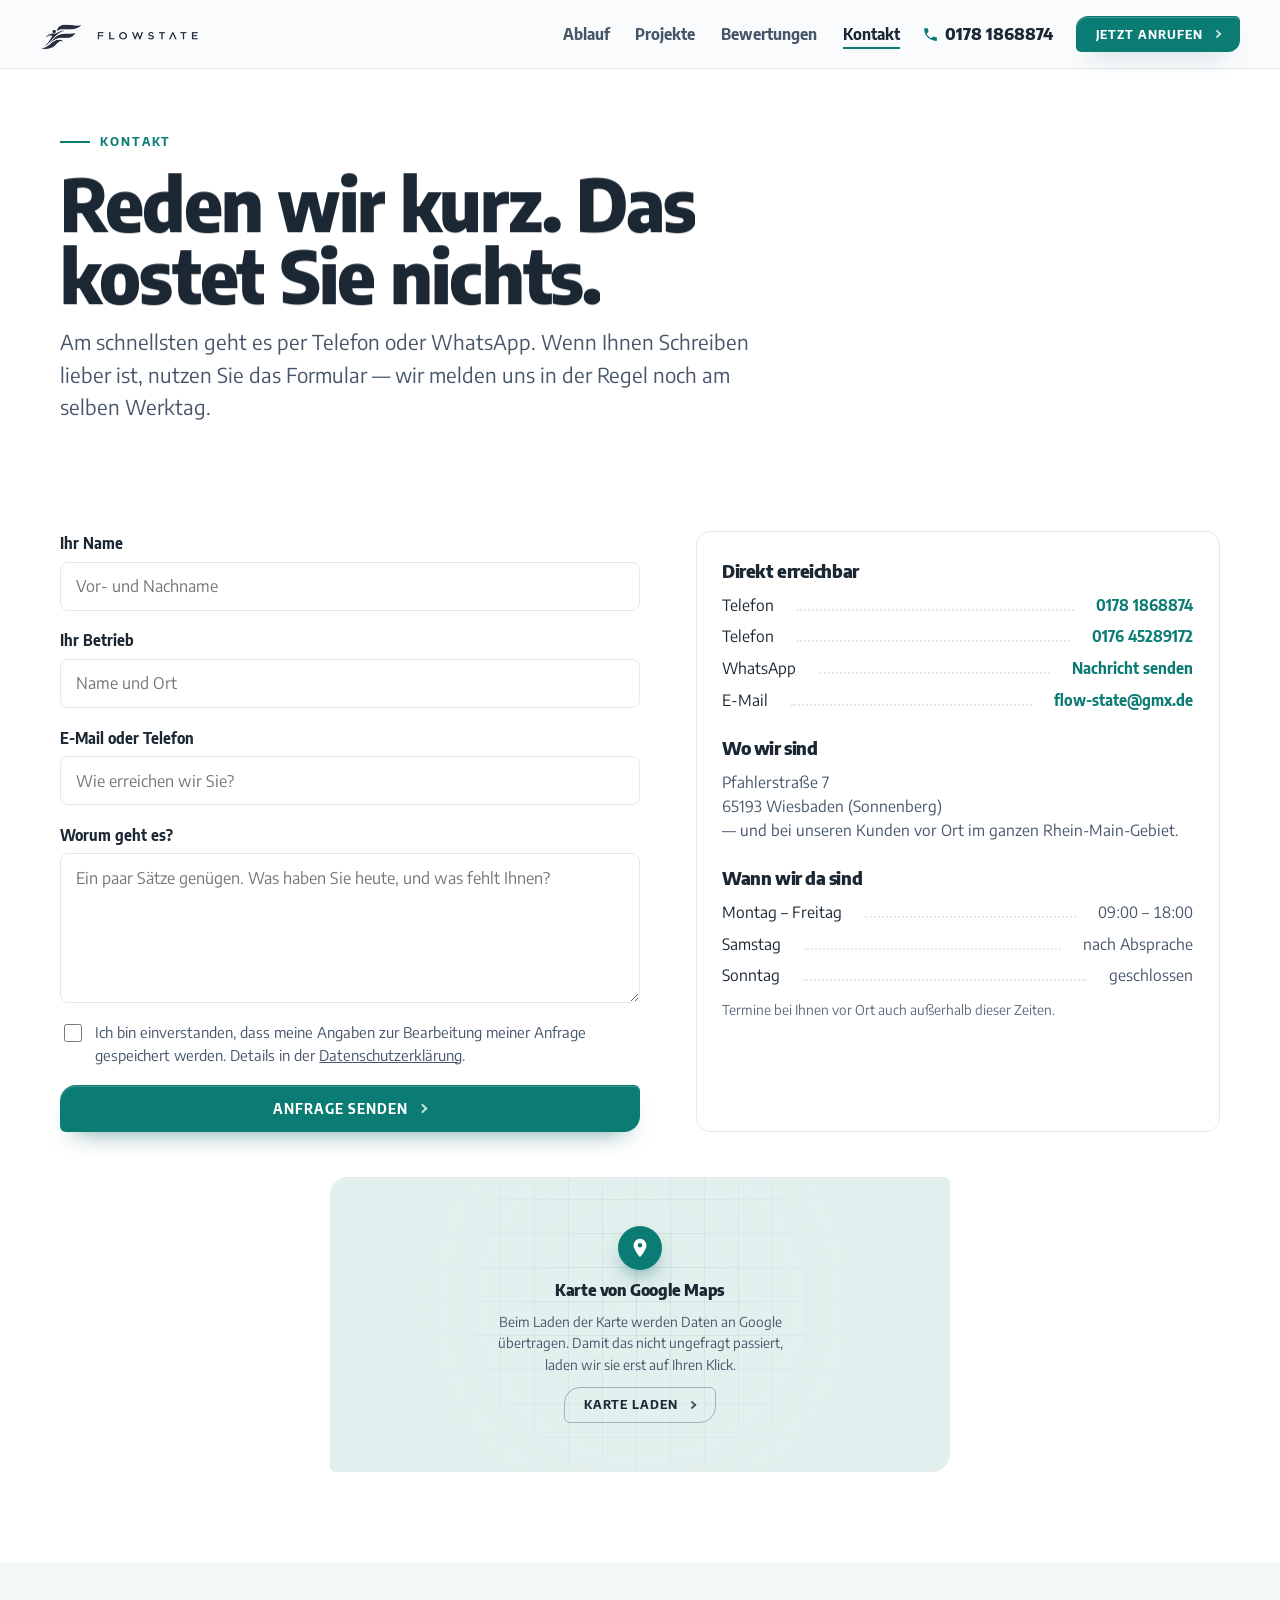
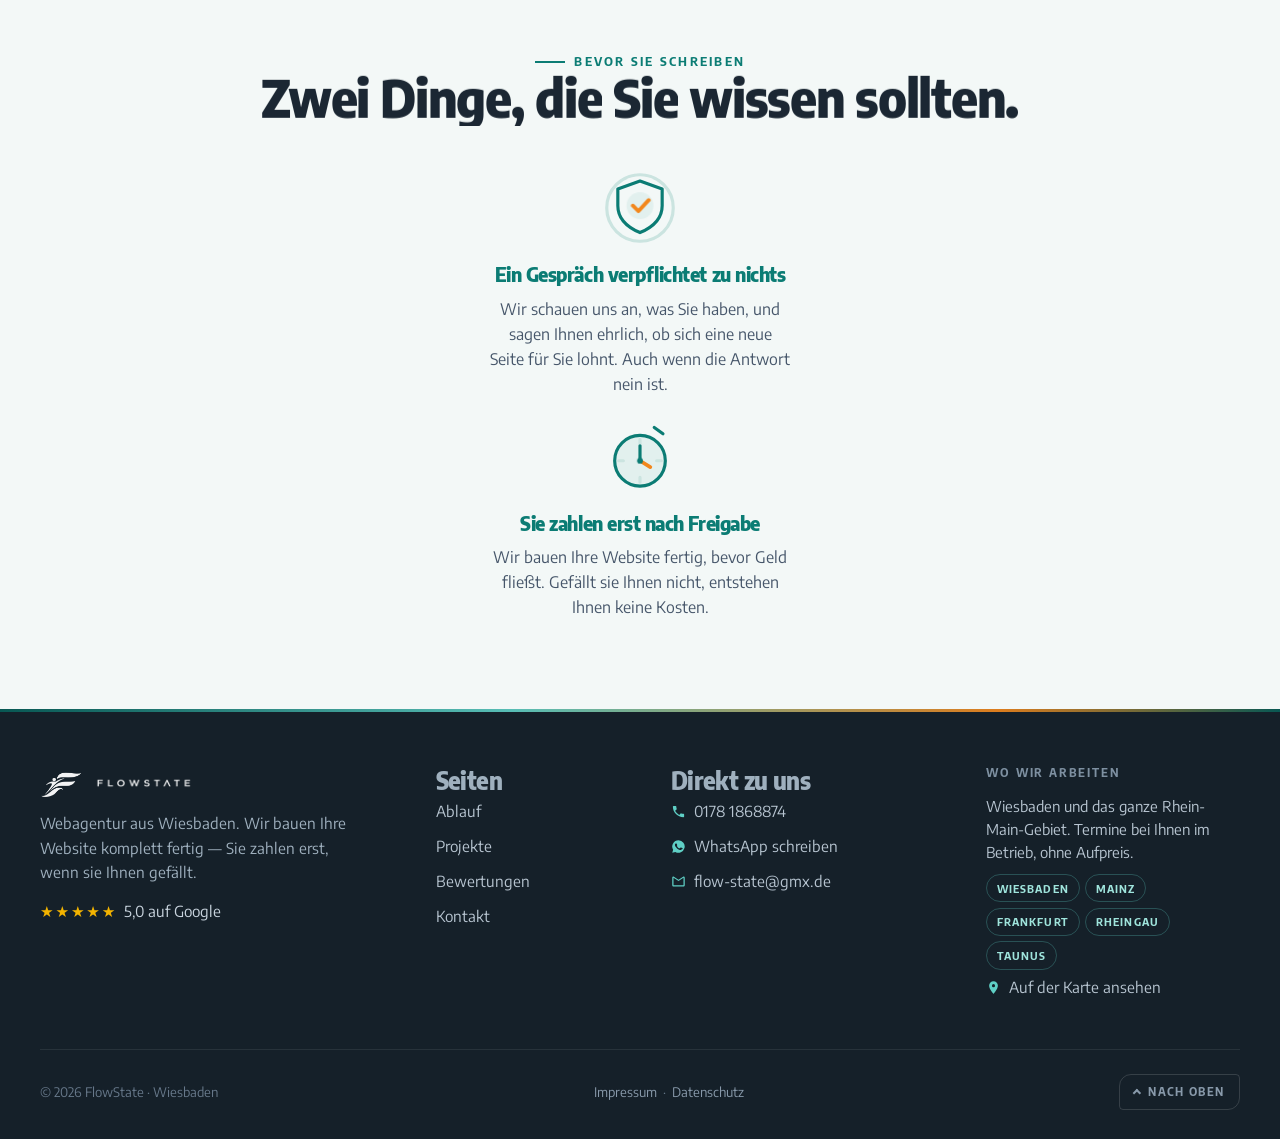
<file: kontakt.html>
<!doctype html>
<html lang="de">
<head>
<meta charset="utf-8">
<meta name="viewport" content="width=device-width, initial-scale=1">
<title>Kontakt — FlowState Webdesign aus Wiesbaden</title>
<meta name="description" content="Rufen Sie an oder schreiben Sie uns. Wir schauen uns Ihren Betrieb an und sagen ehrlich, was wir für Sie tun können.">
<link rel="preconnect" href="https://fonts.googleapis.com">
<link rel="preconnect" href="https://fonts.gstatic.com" crossorigin>
<link rel="preload" as="style" href="https://fonts.googleapis.com/css2?family=Encode+Sans+Semi+Condensed:wght@500;600;700;800&family=Encode+Sans:wght@400;500;600&display=swap">
<link rel="stylesheet" href="https://fonts.googleapis.com/css2?family=Encode+Sans+Semi+Condensed:wght@500;600;700;800&family=Encode+Sans:wght@400;500;600&display=swap" media="print" onload="this.media='all'">
<noscript><link rel="stylesheet" href="https://fonts.googleapis.com/css2?family=Encode+Sans+Semi+Condensed:wght@500;600;700;800&family=Encode+Sans:wght@400;500;600&display=swap"></noscript>
<link rel="canonical" href="https://yourflowstate.de/kontakt.html">
<meta property="og:site_name" content="FlowState">
<meta property="og:type" content="website">
<meta property="og:url" content="https://yourflowstate.de/kontakt.html">
<meta property="og:image" content="https://yourflowstate.de/assets/og.jpg">
<meta name="twitter:card" content="summary_large_image">
<meta property="og:title" content="Kontakt — FlowState Webdesign aus Wiesbaden">
<meta property="og:description" content="Rufen Sie an oder schreiben Sie uns. Wir schauen uns Ihren Betrieb an und sagen ehrlich, was wir für Sie tun können.">
<link rel="icon" type="image/svg+xml" href="assets/favicon.svg">
<link rel="stylesheet" href="assets/style.css?v=42">
</head>
<body>
<a class="skip" href="#main">Zum Inhalt springen</a>

<header class="nav">
  <div class="wrap-wide nav-in">
    <a class="logo" href="index.html" aria-label="FlowState — Start">
      <img class="logomark" src="assets/logo-fs-ink.webp" width="720" height="464" alt="" decoding="async"><img class="logotype" src="assets/logo-type-ink.webp" width="840" height="100" alt="FlowState" decoding="async"></a>
    <ul class="nav-links">
      <li><a href="index.html#ablauf">Ablauf</a></li>
      <li><a href="projekte.html">Projekte</a></li>
      <li><a href="index.html#stimmen">Bewertungen</a></li>
      <li><a href="kontakt.html" aria-current="page">Kontakt</a></li>
    </ul>
    <a class="nav-tel" href="tel:+491781868874">
      <svg viewBox="0 0 24 24" aria-hidden="true"><path d="M6.6 10.8c1.4 2.8 3.8 5.1 6.6 6.6l2.2-2.2c.3-.3.7-.4 1-.2 1.2.4 2.4.6 3.6.6.6 0 1 .4 1 1V20c0 .6-.4 1-1 1C10.6 21 3 13.4 3 4c0-.6.4-1 1-1h3.5c.6 0 1 .4 1 1 0 1.3.2 2.5.6 3.6.1.4 0 .8-.2 1l-2.3 2.2z"/></svg>
      0178 1868874
    </a>
    <a class="btn btn-primary" href="tel:+491781868874">Jetzt anrufen</a>
  </div>
</header>

<main id="main">

<section class="pagehead">
  <div class="wrap">
    <p class="eyebrow rv">Kontakt</p>
    <h1 data-split>Reden wir kurz. Das kostet Sie nichts.</h1>
    <p class="lede rv" data-i style="--i:2">
      Am schnellsten geht es per Telefon oder WhatsApp. Wenn Ihnen Schreiben lieber ist,
      nutzen Sie das Formular — wir melden uns in der Regel noch am selben Werktag.
    </p>
  </div>
</section>

<section class="sec" style="padding-top:clamp(1rem,3vh,2rem)">
  <div class="wrap">
    <div class="contactgrid">

      <form class="form rv" id="kontaktformular" method="post" action="https://formsubmit.co/flow-state@gmx.de">
        <div class="hp" aria-hidden="true">
          <label for="company">Firma (bitte frei lassen)</label>
          <input type="text" id="company" name="company" tabindex="-1" autocomplete="off">
        </div>
        <input type="hidden" name="formStart" value="">
        <input type="hidden" name="_subject" value="Neue Anfrage über yourflowstate.de">
        <input type="hidden" name="_next" value="https://yourflowstate.de/danke.html">
        <input type="hidden" name="_captcha" value="false">
        <input type="hidden" name="_cc" value="adamanm780@gmail.com">
        <input type="hidden" name="_template" value="table">

        <div class="field">
          <label for="name">Ihr Name</label>
          <input type="text" id="name" name="name" required autocomplete="name" placeholder="Vor- und Nachname">
        </div>

        <div class="field">
          <label for="betrieb">Ihr Betrieb</label>
          <input type="text" id="betrieb" name="betrieb" autocomplete="organization" placeholder="Name und Ort">
        </div>

        <div class="field">
          <label for="email">E-Mail oder Telefon</label>
          <input type="text" id="email" name="kontakt" required autocomplete="on" placeholder="Wie erreichen wir Sie?">
        </div>

        <div class="field">
          <label for="message">Worum geht es?</label>
          <textarea id="message" name="message" required placeholder="Ein paar Sätze genügen. Was haben Sie heute, und was fehlt Ihnen?"></textarea>
        </div>

        <label class="consent">
          <input type="checkbox" name="consent" required>
          <span>Ich bin einverstanden, dass meine Angaben zur Bearbeitung meiner Anfrage
            gespeichert werden. Details in der <a href="datenschutz.html">Datenschutzerklärung</a>.</span>
        </label>

        <button class="btn btn-primary" type="submit">Anfrage senden</button>

      </form>

      <aside class="contactcard rv" data-i style="--i:1">
        <div>
          <h3>Direkt erreichbar</h3>
          <div class="hours">
            <div><span>Telefon</span><span class="dots"></span><a href="tel:+491781868874">0178 1868874</a></div>
            <div><span>Telefon</span><span class="dots"></span><a href="tel:+4917645289172">0176 45289172</a></div>
            <div><span>WhatsApp</span><span class="dots"></span><a href="https://wa.me/491781868874" target="_blank" rel="noopener">Nachricht senden</a></div>
            <div><span>E-Mail</span><span class="dots"></span><a href="mailto:flow-state@gmx.de">flow-state@gmx.de</a></div>
          </div>
        </div>

        <div>
          <h3>Wo wir sind</h3>
          <p style="font-size:.96rem;color:var(--ink-soft)">
            Pfahlerstra&szlig;e 7<br>65193 Wiesbaden (Sonnenberg)<br>
            &mdash; und bei unseren Kunden vor Ort im ganzen Rhein-Main-Gebiet.
          </p>
        </div>

        <div>
          <h3>Wann wir da sind</h3>
          <div class="hours">
            <div><span>Montag – Freitag</span><span class="dots"></span><span>09:00 – 18:00</span></div>
            <div><span>Samstag</span><span class="dots"></span><span>nach Absprache</span></div>
            <div><span>Sonntag</span><span class="dots"></span><span>geschlossen</span></div>
          </div>
          <p style="font-size:.85rem;color:var(--ink-mute);margin-top:.7rem">
            Termine bei Ihnen vor Ort auch außerhalb dieser Zeiten.
          </p>
        </div>
      </aside>

    </div>

    <!-- Karte: laedt erst nach Einwilligung (DSGVO) -->
    <div class="mapbox rv" data-map-src="https://www.google.com/maps?q=Pfahlerstra%C3%9Fe+7,+65193+Wiesbaden&amp;z=15&amp;output=embed">
      <div class="map-gate">
        <span class="map-gate-pin" aria-hidden="true">
          <svg viewBox="0 0 24 24"><path d="M12 2a7 7 0 0 0-7 7c0 5.2 7 13 7 13s7-7.8 7-13a7 7 0 0 0-7-7zm0 9.5A2.5 2.5 0 1 1 12 6.5a2.5 2.5 0 0 1 0 5z"/></svg>
        </span>
        <h3>Karte von Google Maps</h3>
        <p>
          Beim Laden der Karte werden Daten an Google übertragen. Damit das nicht ungefragt
          passiert, laden wir sie erst auf Ihren Klick.
        </p>
        <button class="btn btn-ghost" type="button" data-load-map>Karte laden</button>
      </div>
    </div>
  </div>
</section>

<section class="sec sec-tint" id="wissen">
  <div class="wrap">
    <p class="eyebrow rv">Bevor Sie schreiben</p>
    <h2 data-split>Zwei Dinge, die Sie wissen sollten.</h2>
    <div class="reasons" style="grid-template-columns:1fr;max-width:760px;margin-inline:auto">
        <article class="reason rv" data-i style="--i:1">
          <svg class="ico" viewBox="0 0 48 48" aria-hidden="true">
            <circle class="i-ring" cx="24" cy="24" r="21"/>
            <path class="s" d="M24 7 L38 12 v10.5 c0 8.5-6 13.6-14 17 C16 36.1 10 31 10 22.5 V12 Z"/>
            <circle class="fillt" cx="24" cy="22.5" r="8.5"/>
            <path class="accent i-check" d="M19.5 22.5 l3.5 3.5 6.5 -7"/>
          </svg>
          <h3>Ein Gespräch verpflichtet zu nichts</h3>
          <p>Wir schauen uns an, was Sie haben, und sagen Ihnen ehrlich, ob sich eine neue Seite für Sie lohnt. Auch wenn die Antwort nein ist.</p>
        </article>
        <article class="reason rv" data-i style="--i:2">
          <svg class="ico" viewBox="0 0 48 48" aria-hidden="true">
            <circle class="fillt" cx="24" cy="27" r="16"/>
            <circle class="s" cx="24" cy="27" r="16"/>
            <path class="soft s2" d="M24 13.5 v3 M24 37.5 v3 M10.5 27 h3 M34.5 27 h3"/>
            <path class="s3 i-bell" d="M33 6 l5.5 4" style="transform-origin:33px 6px"/>
            <path class="i-min vb" d="M24 27 v-9.5" style="transform-origin:24px 27px"/>
            <path class="accent i-sec vb" d="M24 27 l6.5 4" style="transform-origin:24px 27px"/>
            <circle class="dot" cx="24" cy="27" r="1.8"/>
          </svg>
          <h3>Sie zahlen erst nach Freigabe</h3>
          <p>Wir bauen Ihre Website fertig, bevor Geld fließt. Gefällt sie Ihnen nicht, entstehen Ihnen keine Kosten.</p>
        </article>
    </div>
  </div>
</section>

</main>

<footer>
  <div class="wrap-wide">
    <div class="foot-grid">
      <div class="foot-brand">
        <a class="logo" href="index.html" style="color:#fff" aria-label="FlowState — Start">
          <img class="logomark" src="assets/logo-fs-white.webp" width="720" height="464" alt="" decoding="async"><img class="logotype" src="assets/logo-type-white.webp" width="840" height="100" alt="FlowState" decoding="async"></a>
        <p>Webagentur aus Wiesbaden. Wir bauen Ihre Website komplett fertig &mdash; Sie zahlen erst, wenn sie Ihnen gef&auml;llt.</p>
        <p class="foot-stars"><b>&#9733;&#9733;&#9733;&#9733;&#9733;</b>5,0 auf Google</p>
      </div>
      <div>
        <h3>Seiten</h3>
        <a href="index.html#ablauf">Ablauf</a>
        <a href="projekte.html">Projekte</a>
        <a href="index.html#stimmen">Bewertungen</a>
        <a href="kontakt.html">Kontakt</a>
      </div>
      <div class="foot-contact">
        <h3>Direkt zu uns</h3>
        <a href="tel:+491781868874"><svg viewBox="0 0 24 24"><path d="M6.6 10.8c1.4 2.8 3.8 5.1 6.6 6.6l2.2-2.2c.3-.3.7-.4 1-.2 1.2.4 2.4.6 3.6.6.6 0 1 .4 1 1V20c0 .6-.4 1-1 1C10.6 21 3 13.4 3 4c0-.6.4-1 1-1h3.5c.6 0 1 .4 1 1 0 1.3.2 2.5.6 3.6.1.4 0 .8-.2 1l-2.3 2.2z"/></svg>0178 1868874</a>
        <a href="https://wa.me/491781868874" target="_blank" rel="noopener"><svg viewBox="0 0 24 24"><path d="M12 2a10 10 0 0 0-8.6 15.1L2 22l5-1.3A10 10 0 1 0 12 2zm5.2 14.2c-.2.6-1.3 1.2-1.8 1.2-.5.1-1 .2-3.3-.7-2.8-1.1-4.6-4-4.7-4.2-.1-.2-1.1-1.5-1.1-2.9s.7-2 1-2.3c.2-.3.5-.3.7-.3h.5c.2 0 .4 0 .6.5s.8 1.9.8 2c.1.1.1.3 0 .5l-.4.6c-.1.2-.3.4-.1.7.2.3.8 1.3 1.7 2.1 1.2 1.1 2.2 1.4 2.5 1.5.3.1.5.1.7-.1l1-1.2c.2-.3.4-.2.7-.1l2 1c.3.1.5.2.5.3.1.1.1.6-.1 1.2z"/></svg>WhatsApp schreiben</a>
        <a href="mailto:flow-state@gmx.de"><svg viewBox="0 0 24 24"><path d="M4 4h16c1.1 0 2 .9 2 2v12c0 1.1-.9 2-2 2H4c-1.1 0-2-.9-2-2V6c0-1.1.9-2 2-2zm8 7L4 6v12h16V6l-8 5zm0-2 8-5H4l8 5z"/></svg>flow-state@gmx.de</a>
      </div>
      <div class="foot-area">
        <h4>Wo wir arbeiten</h4>
        <p>Wiesbaden und das ganze Rhein-Main-Gebiet. Termine bei Ihnen im Betrieb, ohne Aufpreis.</p>
        <div class="tags">
          <span>Wiesbaden</span><span>Mainz</span><span>Frankfurt</span><span>Rheingau</span><span>Taunus</span>
        </div>
        <a href="index.html#loslegen"><svg viewBox="0 0 24 24"><path d="M12 2a7 7 0 0 0-7 7c0 5.2 7 13 7 13s7-7.8 7-13a7 7 0 0 0-7-7zm0 9.5A2.5 2.5 0 1 1 12 6.5a2.5 2.5 0 0 1 0 5z"/></svg>Auf der Karte ansehen</a>
      </div>
    </div>
    <div class="foot-bottom">
      <span>&copy; 2026 FlowState &middot; Wiesbaden</span>
      <span><a href="impressum.html">Impressum</a> &nbsp;&middot;&nbsp; <a href="datenschutz.html">Datenschutz</a></span>
      <a class="foot-up" href="#top"><i aria-hidden="true"></i>Nach oben</a>
    </div>
  </div>
</footer>

<script defer src="assets/app.js?v=42"></script>
</body>
</html>
</file>
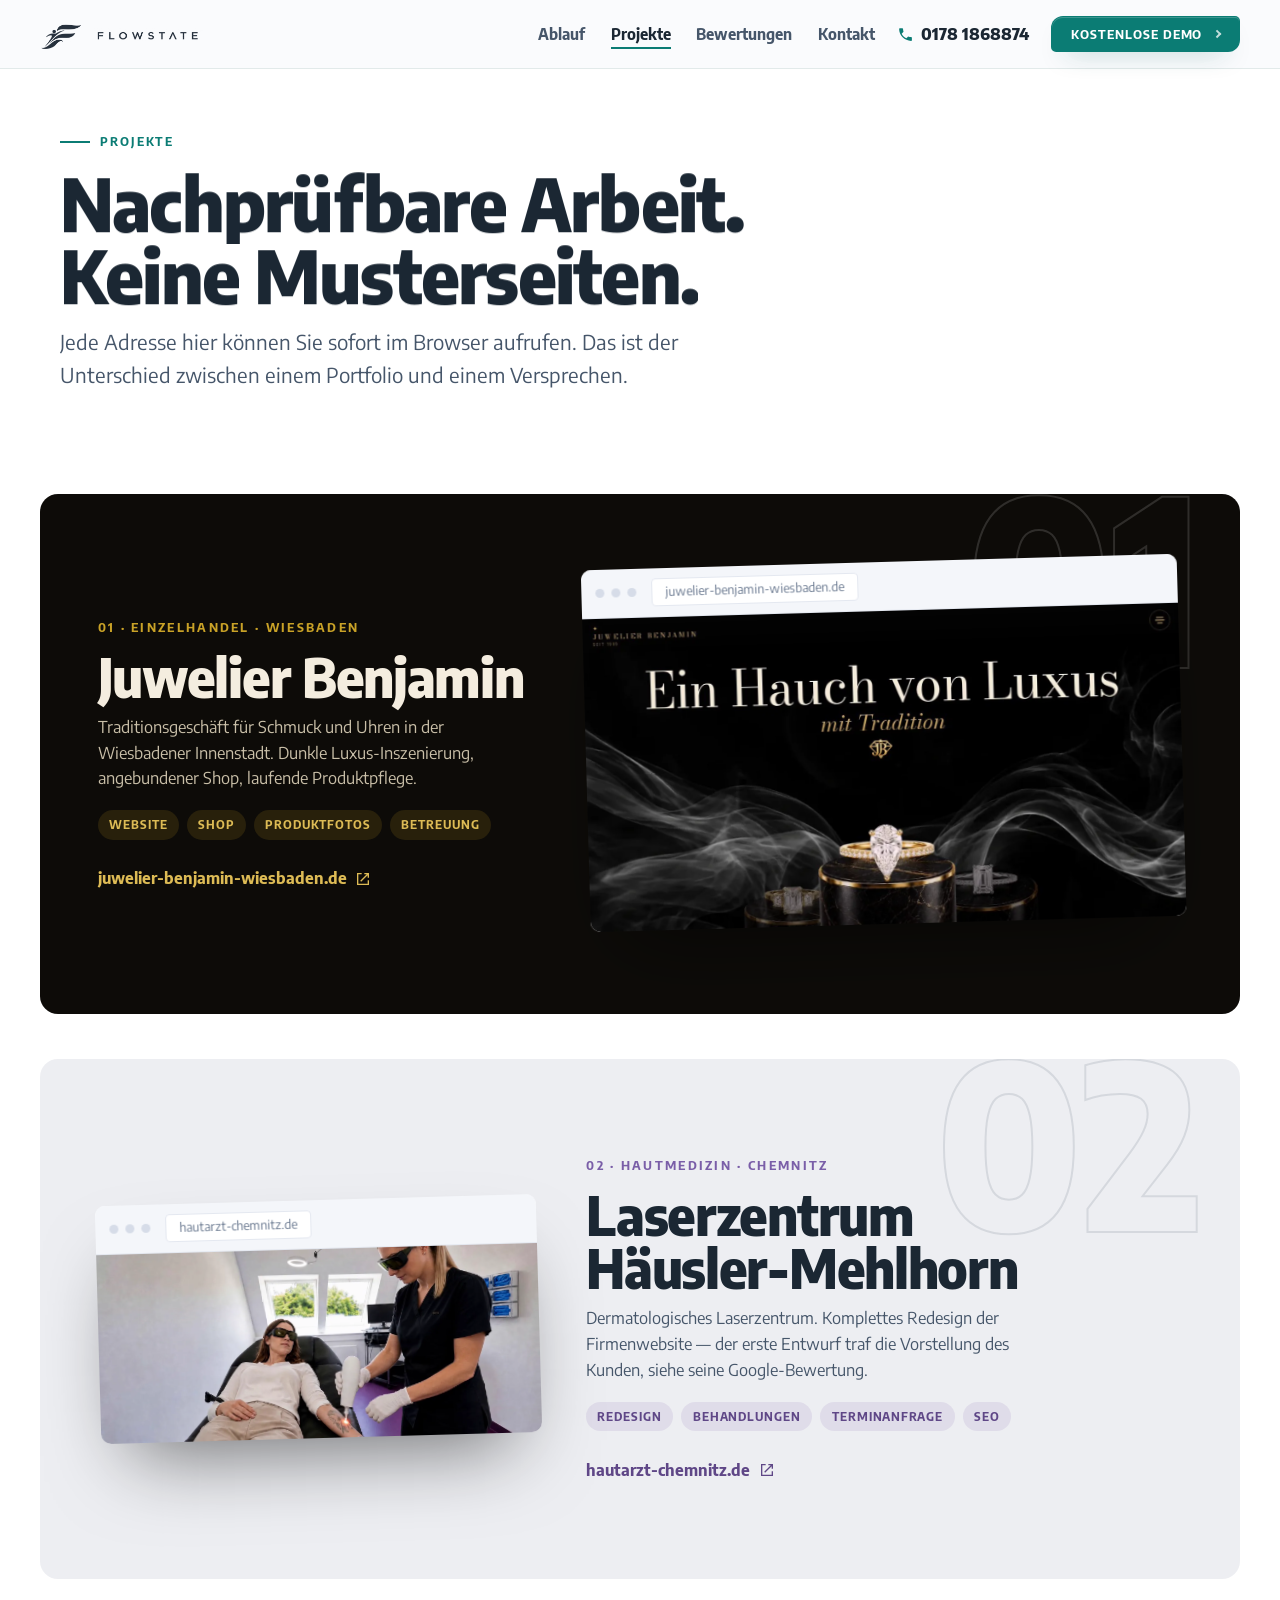
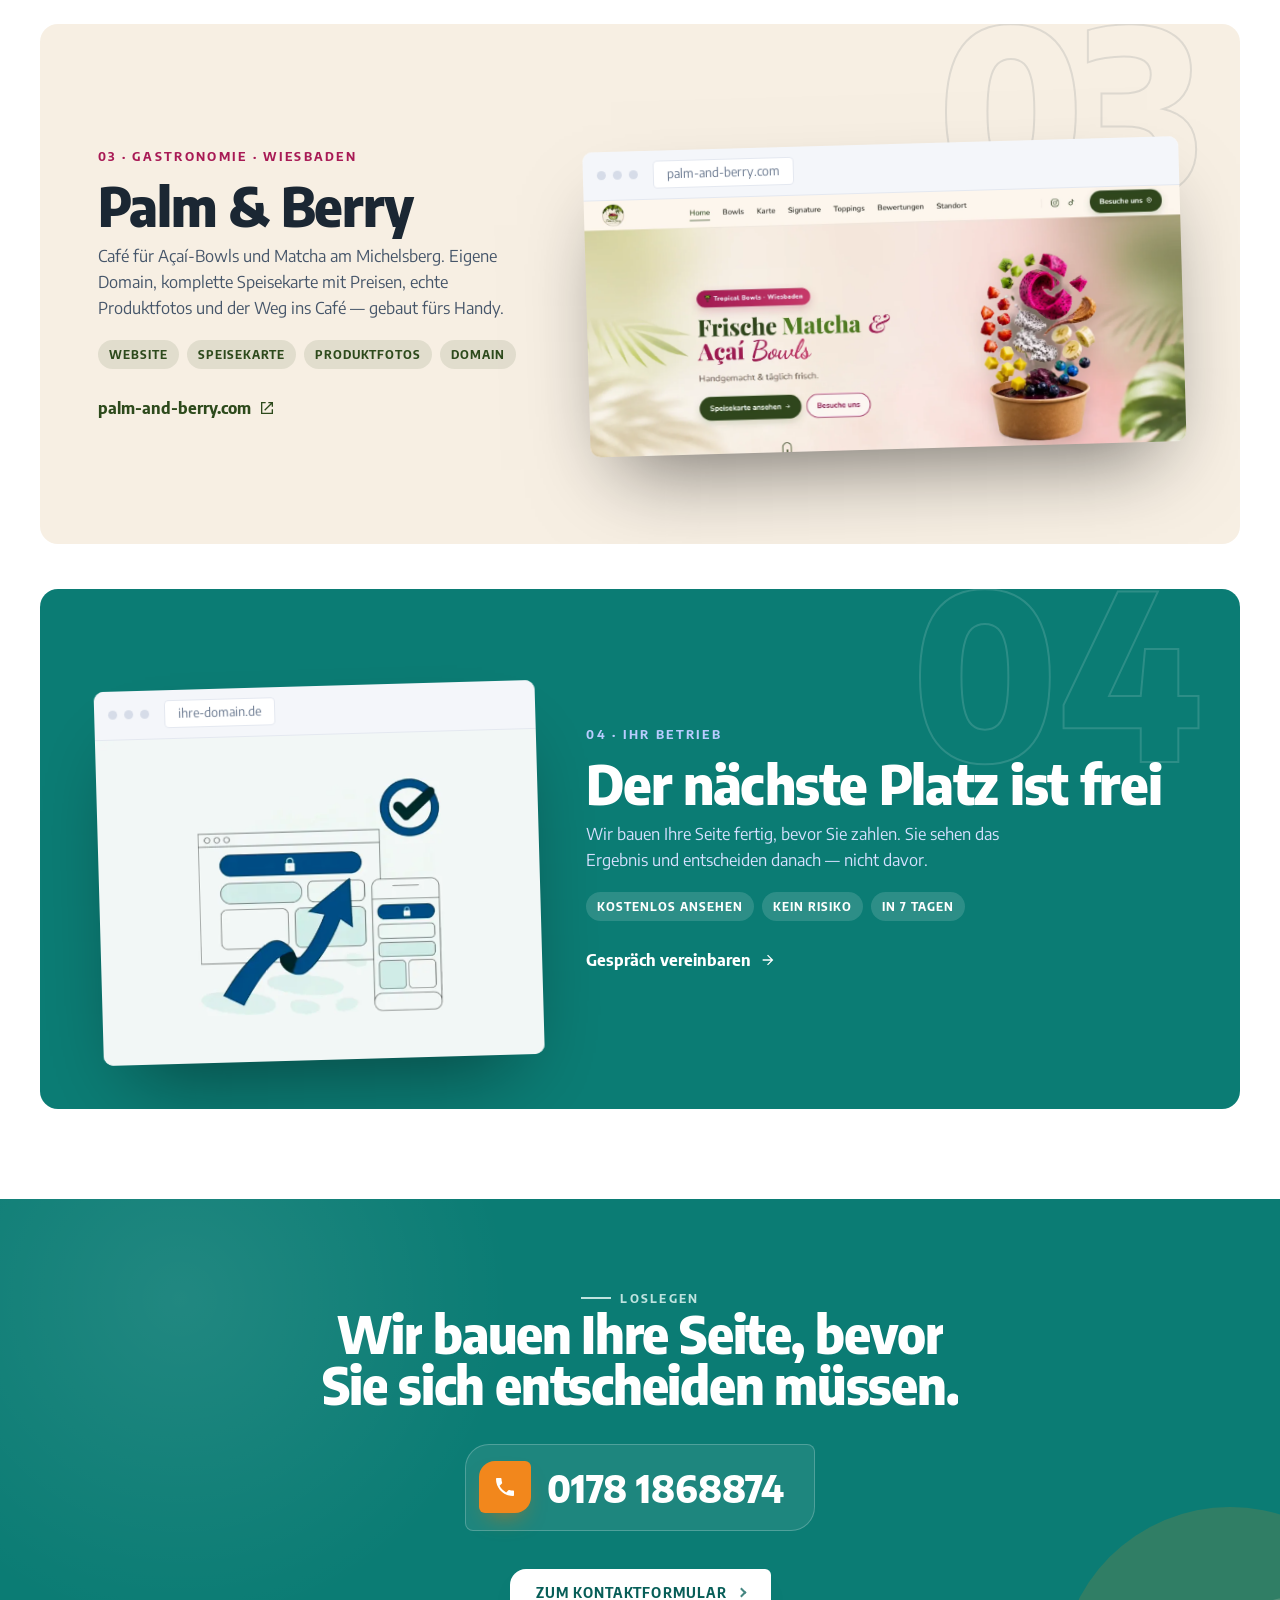
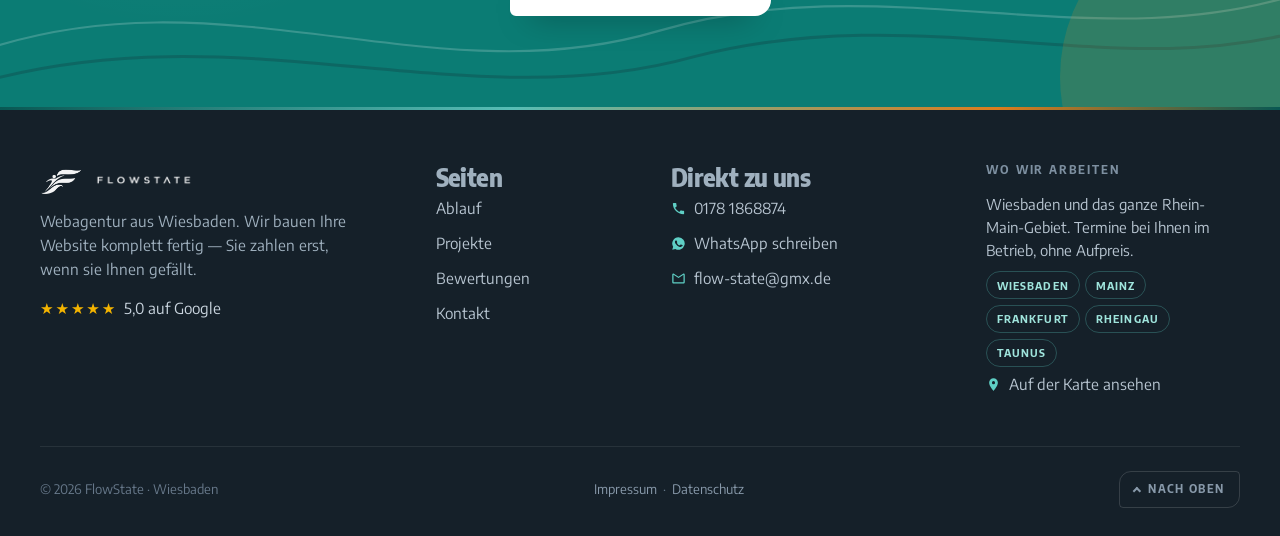
<file: projekte.html>
<!doctype html>
<html lang="de">
<head>
<meta charset="utf-8">
<meta name="viewport" content="width=device-width, initial-scale=1">
<title>Projekte — FlowState Webdesign Wiesbaden</title>
<meta name="description" content="Websites, die wir für echte Betriebe gebaut haben. Jede Adresse können Sie sofort aufrufen und selbst prüfen.">
<link rel="preconnect" href="https://fonts.googleapis.com">
<link rel="preconnect" href="https://fonts.gstatic.com" crossorigin>
<link rel="preload" as="style" href="https://fonts.googleapis.com/css2?family=Encode+Sans+Semi+Condensed:wght@500;600;700;800&family=Encode+Sans:wght@400;500;600&display=swap">
<link rel="stylesheet" href="https://fonts.googleapis.com/css2?family=Encode+Sans+Semi+Condensed:wght@500;600;700;800&family=Encode+Sans:wght@400;500;600&display=swap" media="print" onload="this.media='all'">
<noscript><link rel="stylesheet" href="https://fonts.googleapis.com/css2?family=Encode+Sans+Semi+Condensed:wght@500;600;700;800&family=Encode+Sans:wght@400;500;600&display=swap"></noscript>
<link rel="canonical" href="https://yourflowstate.de/projekte.html">
<meta property="og:site_name" content="FlowState">
<meta property="og:type" content="website">
<meta property="og:url" content="https://yourflowstate.de/projekte.html">
<meta property="og:image" content="https://yourflowstate.de/assets/og.jpg">
<meta name="twitter:card" content="summary_large_image">
<meta property="og:title" content="Projekte — FlowState Webdesign Wiesbaden">
<meta property="og:description" content="Websites, die wir für echte Betriebe gebaut haben. Jede Adresse können Sie sofort aufrufen und selbst prüfen.">
<link rel="icon" type="image/svg+xml" href="assets/favicon.svg">
<link rel="stylesheet" href="assets/style.css?v=42">
</head>
<body>
<a class="skip" href="#main">Zum Inhalt springen</a>

<header class="nav">
  <div class="wrap-wide nav-in">
    <a class="logo" href="index.html" aria-label="FlowState — Start">
      <img class="logomark" src="assets/logo-fs-ink.webp" width="720" height="464" alt="" decoding="async"><img class="logotype" src="assets/logo-type-ink.webp" width="840" height="100" alt="FlowState" decoding="async"></a>
    <ul class="nav-links">
      <li><a href="index.html#ablauf">Ablauf</a></li>
      <li><a href="projekte.html" aria-current="page">Projekte</a></li>
      <li><a href="index.html#stimmen">Bewertungen</a></li>
      <li><a href="kontakt.html">Kontakt</a></li>
    </ul>
    <a class="nav-tel" href="tel:+491781868874">
      <svg viewBox="0 0 24 24" aria-hidden="true"><path d="M6.6 10.8c1.4 2.8 3.8 5.1 6.6 6.6l2.2-2.2c.3-.3.7-.4 1-.2 1.2.4 2.4.6 3.6.6.6 0 1 .4 1 1V20c0 .6-.4 1-1 1C10.6 21 3 13.4 3 4c0-.6.4-1 1-1h3.5c.6 0 1 .4 1 1 0 1.3.2 2.5.6 3.6.1.4 0 .8-.2 1l-2.3 2.2z"/></svg>
      0178 1868874
    </a>
    <a class="btn btn-primary" href="kontakt.html">Kostenlose Demo</a>
  </div>
</header>

<main id="main">

<section class="pagehead">
  <div class="wrap">
    <p class="eyebrow rv">Projekte</p>
    <h1 data-split>Nachprüfbare Arbeit. Keine Musterseiten.</h1>
    <p class="lede rv">
      Jede Adresse hier können Sie sofort im Browser aufrufen. Das ist der Unterschied
      zwischen einem Portfolio und einem Versprechen.
    </p>
  </div>
</section>

<section class="sec" style="padding-top:1rem">
  <div class="wrap-wide">
    <div class="projects">

      <!-- 01 · Juwelier Benjamin: dunkle Gold-Buehne -->
      <a class="pj pj-benjamin rv" href="ansehen.html?site=benjamin" data-tilt>
        <span class="pj-ghost" aria-hidden="true">01</span>
        <div class="pj-inner">
          <div class="pj-info">
            <span class="pj-no">01 · Einzelhandel · Wiesbaden</span>
            <h2>Juwelier Benjamin</h2>
            <p class="pj-desc">
              Traditionsgeschäft für Schmuck und Uhren in der Wiesbadener Innenstadt.
              Dunkle Luxus-Inszenierung, angebundener Shop, laufende Produktpflege.
            </p>
            <div class="pj-tags">
              <span class="tag">Website</span>
              <span class="tag">Shop</span>
              <span class="tag">Produktfotos</span>
              <span class="tag">Betreuung</span>
            </div>
            <span class="pj-go">
              juwelier-benjamin-wiesbaden.de
              <svg viewBox="0 0 24 24" aria-hidden="true"><path d="M14 3v2h3.6l-9.8 9.8 1.4 1.4L19 6.4V10h2V3h-7zM5 5h5V3H3v18h18v-7h-2v5H5V5z"/></svg>
            </span>
          </div>
          <div class="pj-media">
            <div class="pj-shotcard" data-parallax="24">
              <div class="pj-bar"><i></i><i></i><i></i><span>juwelier-benjamin-wiesbaden.de</span></div>
              <img src="assets/proj-benjamin.webp" width="1400" height="735" alt="Startseite von Juwelier Benjamin: Ein Hauch von Luxus mit Tradition" loading="lazy">
            </div>
          </div>
        </div>
      </a>

      <!-- 02 · Haeusler-Mehlhorn: helle Klinik-Buehne -->
      <a class="pj pj-mehlhorn pj-light rv" href="ansehen.html?site=mehlhorn" data-tilt>
        <span class="pj-ghost" aria-hidden="true">02</span>
        <div class="pj-inner">
          <div class="pj-info">
            <span class="pj-no">02 · Hautmedizin · Chemnitz</span>
            <h2 class="pj-title">Laserzentrum Häusler-Mehlhorn</h2>
            <p class="pj-desc">
              Dermatologisches Laserzentrum. Komplettes Redesign der Firmenwebsite —
              der erste Entwurf traf die Vorstellung des Kunden, siehe seine
              Google-Bewertung.
            </p>
            <div class="pj-tags">
              <span class="tag">Redesign</span>
              <span class="tag">Behandlungen</span>
              <span class="tag">Terminanfrage</span>
              <span class="tag">SEO</span>
            </div>
            <span class="pj-go">hautarzt-chemnitz.de
              <svg viewBox="0 0 24 24" aria-hidden="true"><path d="M14 3v2h3.6l-9.8 9.8 1.4 1.4L19 6.4V10h2V3h-7zM5 5h5V3H3v18h18v-7h-2v5H5V5z"/></svg></span>
          </div>
          <div class="pj-media">
            <div class="pj-shotcard" data-parallax="24">
              <div class="pj-bar"><i></i><i></i><i></i><span>hautarzt-chemnitz.de</span></div>
              <img src="assets/proj-mehlhorn.webp" width="1600" height="687" alt="Laserbehandlung im Dermatologischen Laserzentrum Häusler-Mehlhorn" loading="lazy">
            </div>
          </div>
        </div>
      </a>

      <!-- 03 · Palm & Berry: helle Café-Buehne -->
      <a class="pj pj-palmberry pj-light rv" href="ansehen.html?site=palmberry" data-tilt>
        <span class="pj-ghost" aria-hidden="true">03</span>
        <div class="pj-inner">
          <div class="pj-info">
            <span class="pj-no">03 · Gastronomie · Wiesbaden</span>
            <h2 class="pj-title">Palm &amp; Berry</h2>
            <p class="pj-desc">
              Café für Açaí-Bowls und Matcha am Michelsberg. Eigene Domain,
              komplette Speisekarte mit Preisen, echte Produktfotos und der
              Weg ins Café — gebaut fürs Handy.
            </p>
            <div class="pj-tags">
              <span class="tag">Website</span>
              <span class="tag">Speisekarte</span>
              <span class="tag">Produktfotos</span>
              <span class="tag">Domain</span>
            </div>
            <span class="pj-go">palm-and-berry.com
              <svg viewBox="0 0 24 24" aria-hidden="true"><path d="M14 3v2h3.6l-9.8 9.8 1.4 1.4L19 6.4V10h2V3h-7zM5 5h5V3H3v18h18v-7h-2v5H5V5z"/></svg></span>
          </div>
          <div class="pj-media">
            <div class="pj-shotcard" data-parallax="24">
              <div class="pj-bar"><i></i><i></i><i></i><span>palm-and-berry.com</span></div>
              <img src="assets/proj-palmberry.webp" width="1600" height="687" alt="Startseite von Palm &amp; Berry: Frische Matcha &amp; Açaí Bowls" loading="lazy">
            </div>
          </div>
        </div>
      </a>

      <!-- 04 · CTA-Buehne -->
      <a class="pj pj-cta rv" href="kontakt.html" data-tilt>
        <span class="pj-ghost" aria-hidden="true">04</span>
        <div class="pj-inner">
          <div class="pj-info">
            <span class="pj-no">04 · Ihr Betrieb</span>
            <h2>Der nächste Platz ist frei</h2>
            <p class="pj-desc">
              Wir bauen Ihre Seite fertig, bevor Sie zahlen. Sie sehen das Ergebnis
              und entscheiden danach — nicht davor.
            </p>
            <div class="pj-tags">
              <span class="tag">Kostenlos ansehen</span>
              <span class="tag">Kein Risiko</span>
              <span class="tag">In 7 Tagen</span>
            </div>
            <span class="pj-go">
              Gespräch vereinbaren
              <svg viewBox="0 0 24 24" aria-hidden="true"><path d="M4 11h12.2l-5.6-5.6L12 4l8 8-8 8-1.4-1.4 5.6-5.6H4z"/></svg>
            </span>
          </div>
          <div class="pj-media">
            <div class="pj-shotcard" data-parallax="24">
              <div class="pj-bar"><i></i><i></i><i></i><span>ihre-domain.de</span></div>
              <img src="assets/schritt-3-poster-v2.webp" width="760" height="561" alt="" loading="lazy">
            </div>
          </div>
        </div>
      </a>

    </div>
  </div>
</section>

<section class="sec finale">
  <svg class="finale-flow" viewBox="0 0 1440 260" preserveAspectRatio="none" aria-hidden="true">
    <path d="M-40 200 C240 90 480 250 740 170 C1000 90 1240 210 1480 120" stroke="rgba(255,255,255,.35)" stroke-width="2.5"/>
    <path d="M-40 235 C260 140 520 275 780 200 C1040 130 1260 235 1480 165" stroke="rgba(21,32,41,.4)" stroke-width="3.5"/>
  </svg>

  <div class="wrap">
    <p class="eyebrow rv">Loslegen</p>
    <h2 data-split>Wir bauen Ihre Seite, bevor Sie sich entscheiden müssen.</h2>
    <a class="bigtel rv" href="tel:+491781868874">
      <i><svg viewBox="0 0 24 24" aria-hidden="true"><path d="M6.6 10.8c1.4 2.8 3.8 5.1 6.6 6.6l2.2-2.2c.3-.3.7-.4 1-.2 1.2.4 2.4.6 3.6.6.6 0 1 .4 1 1V20c0 .6-.4 1-1 1C10.6 21 3 13.4 3 4c0-.6.4-1 1-1h3.5c.6 0 1 .4 1 1 0 1.3.2 2.5.6 3.6.1.4 0 .8-.2 1l-2.3 2.2z"/></svg></i>
      0178 1868874
    </a>
    <div class="finale-cta rv">
      <a class="btn btn-light" href="kontakt.html">Zum Kontaktformular</a>
    </div>
  </div>
</section>

</main>

<footer>
  <div class="wrap-wide">
    <div class="foot-grid">
      <div class="foot-brand">
        <a class="logo" href="index.html" style="color:#fff" aria-label="FlowState — Start">
          <img class="logomark" src="assets/logo-fs-white.webp" width="720" height="464" alt="" decoding="async"><img class="logotype" src="assets/logo-type-white.webp" width="840" height="100" alt="FlowState" decoding="async"></a>
        <p>Webagentur aus Wiesbaden. Wir bauen Ihre Website komplett fertig &mdash; Sie zahlen erst, wenn sie Ihnen gef&auml;llt.</p>
        <p class="foot-stars"><b>&#9733;&#9733;&#9733;&#9733;&#9733;</b>5,0 auf Google</p>
      </div>
      <div>
        <h3>Seiten</h3>
        <a href="index.html#ablauf">Ablauf</a>
        <a href="projekte.html">Projekte</a>
        <a href="index.html#stimmen">Bewertungen</a>
        <a href="kontakt.html">Kontakt</a>
      </div>
      <div class="foot-contact">
        <h3>Direkt zu uns</h3>
        <a href="tel:+491781868874"><svg viewBox="0 0 24 24"><path d="M6.6 10.8c1.4 2.8 3.8 5.1 6.6 6.6l2.2-2.2c.3-.3.7-.4 1-.2 1.2.4 2.4.6 3.6.6.6 0 1 .4 1 1V20c0 .6-.4 1-1 1C10.6 21 3 13.4 3 4c0-.6.4-1 1-1h3.5c.6 0 1 .4 1 1 0 1.3.2 2.5.6 3.6.1.4 0 .8-.2 1l-2.3 2.2z"/></svg>0178 1868874</a>
        <a href="https://wa.me/491781868874" target="_blank" rel="noopener"><svg viewBox="0 0 24 24"><path d="M12 2a10 10 0 0 0-8.6 15.1L2 22l5-1.3A10 10 0 1 0 12 2zm5.2 14.2c-.2.6-1.3 1.2-1.8 1.2-.5.1-1 .2-3.3-.7-2.8-1.1-4.6-4-4.7-4.2-.1-.2-1.1-1.5-1.1-2.9s.7-2 1-2.3c.2-.3.5-.3.7-.3h.5c.2 0 .4 0 .6.5s.8 1.9.8 2c.1.1.1.3 0 .5l-.4.6c-.1.2-.3.4-.1.7.2.3.8 1.3 1.7 2.1 1.2 1.1 2.2 1.4 2.5 1.5.3.1.5.1.7-.1l1-1.2c.2-.3.4-.2.7-.1l2 1c.3.1.5.2.5.3.1.1.1.6-.1 1.2z"/></svg>WhatsApp schreiben</a>
        <a href="mailto:flow-state@gmx.de"><svg viewBox="0 0 24 24"><path d="M4 4h16c1.1 0 2 .9 2 2v12c0 1.1-.9 2-2 2H4c-1.1 0-2-.9-2-2V6c0-1.1.9-2 2-2zm8 7L4 6v12h16V6l-8 5zm0-2 8-5H4l8 5z"/></svg>flow-state@gmx.de</a>
      </div>
      <div class="foot-area">
        <h4>Wo wir arbeiten</h4>
        <p>Wiesbaden und das ganze Rhein-Main-Gebiet. Termine bei Ihnen im Betrieb, ohne Aufpreis.</p>
        <div class="tags">
          <span>Wiesbaden</span><span>Mainz</span><span>Frankfurt</span><span>Rheingau</span><span>Taunus</span>
        </div>
        <a href="index.html#loslegen"><svg viewBox="0 0 24 24"><path d="M12 2a7 7 0 0 0-7 7c0 5.2 7 13 7 13s7-7.8 7-13a7 7 0 0 0-7-7zm0 9.5A2.5 2.5 0 1 1 12 6.5a2.5 2.5 0 0 1 0 5z"/></svg>Auf der Karte ansehen</a>
      </div>
    </div>
    <div class="foot-bottom">
      <span>&copy; 2026 FlowState &middot; Wiesbaden</span>
      <span><a href="impressum.html">Impressum</a> &nbsp;&middot;&nbsp; <a href="datenschutz.html">Datenschutz</a></span>
      <a class="foot-up" href="#top"><i aria-hidden="true"></i>Nach oben</a>
    </div>
  </div>
</footer>

<script defer src="assets/app.js?v=42"></script>
</body>
</html>
</file>
<file: assets/style.css>
/* ============================================================
   FlowState — Redesign v4
   Kobalt auf kuehlem Weiss. Eine Farbe, konsequent.
   Signature: die fliessende Linie (Canvas-Flowfield im Hero,
   Flow-Linien in Ablauf & Footer).
   ============================================================ */

:root{
  /* FlowState-CI: Petrol als Vertrauensfarbe, Amber als Handlungsakzent,
     Weiss + kuehles Mint-Grau als Flaechen. SR-System, eigene Toene. */
  --bg:        #FFFFFF;
  --bg-2:      #F3F8F7;
  --white:     #FFFFFF;
  --ink:       #1B2733;
  --ink-soft:  #46566A;
  --ink-mute:  #5D6E82;
  --blue:      #0B7C74;
  --blue-hot:  #12968C;
  --blue-deep: #075E58;
  --accent:    #F2871C;
  --accent-dk: #D06F0F;
  --tint:      #E2F0EE;
  --tint-2:    #CBE4E0;
  --line:      #E2EAEA;

  --ease: cubic-bezier(0.16, 1, 0.3, 1);
  --snap: cubic-bezier(0.87, 0, 0.13, 1);
  --wrap: 1240px;
  --wide: 1560px;
  --pad: clamp(1.15rem, 4vw, 2.5rem);
  --sec: clamp(4rem, 10vh, 7.5rem);

  --f-display: "Encode Sans Semi Condensed", "Arial Narrow", system-ui, sans-serif;
  --f-body: "Encode Sans", system-ui, -apple-system, sans-serif;
  --f-ui: "Encode Sans Semi Condensed", "Arial Narrow", system-ui, sans-serif;
}

@view-transition{ navigation: auto; }
::view-transition-old(root){ animation: vt-out .26s var(--ease) both; }
::view-transition-new(root){ animation: vt-in .46s var(--ease) both; }
@keyframes vt-out{ to{ opacity:0; transform:translateY(-14px) } }
@keyframes vt-in{ from{ opacity:0; transform:translateY(18px) } }
.nav{ view-transition-name: sitenav; }

*,*::before,*::after{box-sizing:border-box}
html{-webkit-text-size-adjust:100%; scroll-behavior:smooth}
body{
  margin:0; background:var(--bg); color:var(--ink);
  font-family:var(--f-body); font-size:clamp(1rem,.97rem + .18vw,1.09rem);
  line-height:1.58; overflow-x:clip; -webkit-font-smoothing:antialiased;
}
img,svg,video{max-width:100%; display:block}
a{color:inherit}

h1,h2,h3,h4{
  font-family:var(--f-display); font-weight:800; margin:0;
  line-height:.98; letter-spacing:-.024em; text-wrap:balance;
}
h1{font-size:clamp(2.5rem,1.5rem + 4.4vw,4.6rem)}
h2{font-size:clamp(2rem,1.4rem + 2.6vw,3.2rem)}
h3{font-size:clamp(1.2rem,1.05rem + .6vw,1.5rem); line-height:1.12}
p{margin:0}

.wrap{width:100%; max-width:var(--wrap); margin-inline:auto; padding-inline:var(--pad)}
.wrap-wide{width:100%; max-width:var(--wide); margin-inline:auto; padding-inline:var(--pad)}
.sec{padding-block:var(--sec); position:relative}
.sec-tint{background:var(--bg-2)}
.eyebrow{
  font-family:var(--f-display); font-weight:700; font-size:.78rem;
  letter-spacing:.18em; text-transform:uppercase; color:var(--blue);
  display:flex; align-items:center; gap:.6rem;
}
.eyebrow::before{content:""; width:30px; height:2px; background:var(--blue); flex:none}
.lede{font-size:clamp(1.05rem,1rem + .4vw,1.28rem); color:var(--ink-soft); max-width:56ch}

/* --- Wort-Reveal (JS zerlegt data-split in Woerter) ---------- */
[data-split] .w{display:inline-block; overflow:hidden; vertical-align:top; padding-bottom:.08em; margin-bottom:-.08em}
[data-split] .wi{display:inline-block; will-change:transform}
.js [data-split] .wi{transform:translateY(112%); transition:transform .8s var(--ease); transition-delay:calc(var(--wd,0) * 55ms)}
.js [data-split].in .wi{transform:translateY(0)}

/* --- Wellen-Trenner ----------------------------------------- */
.wave{display:block; width:100%; height:clamp(42px,7vw,90px); margin-block:-1px}
.wave svg{display:block; width:100%; height:100%}
.wave .fill{fill:var(--bg-2)}
.wave.to-white .fill{fill:var(--bg)}
.wave.to-petrol .fill{fill:var(--blue)}
.wave{background:var(--bg)}
.wave.on-tint{background:var(--bg-2)}

/* --- Reveals ------------------------------------------------ */
.rv{opacity:1; transform:none}
.js .rv{opacity:0; transform:translateY(28px); transition:opacity .7s var(--ease), transform .7s var(--ease)}
.js .rv.in{opacity:1; transform:none}
.js .rv[data-i]{transition-delay:calc(var(--i,0) * 80ms)}

/* --- Entwurfs-Pill ------------------------------------------ */
.draftpill{
  position:fixed; left:.9rem; bottom:.9rem; z-index:85;
  font-family:var(--f-display); font-weight:700; font-size:.72rem; letter-spacing:.1em;
  text-transform:uppercase; color:var(--blue-deep); background:var(--tint);
  border:1px solid var(--tint-2); border-radius:999px; padding:.38rem .8rem;
  pointer-events:none; opacity:.92;
}


/* --- Buttons: Flow-Form statt Standard-Pille ------------------
   Systemregel: Aktionen tragen die asymmetrische Flow-Form,
   Labels (Chips, Tabs, Tags) bleiben Pillen.               ---- */
.btn{
  --btn-bg:transparent; --btn-fg:var(--ink); --btn-bd:transparent;
  --btn-hov:var(--ink); --btn-fg-h:#fff; --btn-bd-h:transparent;
  position:relative; isolation:isolate; overflow:hidden;
  display:inline-flex; align-items:center; justify-content:center; gap:.7rem;
  font-family:var(--f-display); font-weight:700; font-size:.88rem;
  letter-spacing:.075em; text-transform:uppercase; line-height:1.06;
  padding:.95rem 1.55rem; border-radius:16px 6px 16px 6px;
  border:1.5px solid var(--btn-bd); background:var(--btn-bg); color:var(--btn-fg);
  text-decoration:none; cursor:pointer; text-align:center;
  transition:color .28s var(--ease), border-color .28s var(--ease),
             transform .28s var(--ease), box-shadow .28s var(--ease);
  will-change:transform;
}
.btn::before{
  content:""; position:absolute; inset:-2px; z-index:-1; background:var(--btn-hov);
  transform:translateX(-101%) skewX(-12deg); transform-origin:left center;
  transition:transform .48s var(--snap);
}
/* Pfeilspitze aus zwei Kanten — folgt der Textfarbe */
.btn::after{
  content:""; width:.5em; height:.5em; flex:none; opacity:.75;
  border-right:2px solid currentColor; border-top:2px solid currentColor;
  transform:rotate(45deg);
  transition:transform .35s var(--ease), opacity .28s var(--ease);
}
.btn:hover{transform:translateY(-2px); color:var(--btn-fg-h); border-color:var(--btn-bd-h)}
.btn:hover::before{transform:translateX(0) skewX(0)}
.btn:hover::after{transform:translateX(3px) rotate(45deg); opacity:1}
.btn:active{transform:translateY(0) scale(.985)}
.btn-noarrow::after{display:none}

.btn-primary{
  --btn-bg:var(--blue); --btn-fg:#fff; --btn-hov:var(--blue-deep); --btn-fg-h:#fff;
  box-shadow:0 12px 26px -16px rgba(7,94,88,.9), inset 0 1px 0 rgba(255,255,255,.2);
}
.btn-primary:hover{box-shadow:0 18px 34px -18px rgba(7,94,88,.95), inset 0 1px 0 rgba(255,255,255,.24)}
.btn-accent{
  --btn-bg:var(--accent); --btn-fg:#fff; --btn-hov:var(--accent-dk); --btn-fg-h:#fff;
  box-shadow:0 12px 26px -14px rgba(208,111,15,.85), inset 0 1px 0 rgba(255,255,255,.28);
}
.btn-accent:hover{box-shadow:0 18px 34px -16px rgba(208,111,15,.9), inset 0 1px 0 rgba(255,255,255,.32)}
.btn-ghost{
  --btn-fg:var(--ink); --btn-bd:rgba(27,39,51,.3);
  --btn-hov:var(--ink); --btn-fg-h:#fff; --btn-bd-h:var(--ink);
}
.btn-light{
  --btn-bg:#fff; --btn-fg:var(--blue-deep); --btn-hov:var(--accent); --btn-fg-h:#fff;
  box-shadow:0 16px 32px -20px rgba(0,0,0,.75);
}
.btn-light:hover{box-shadow:0 22px 40px -22px rgba(0,0,0,.8)}
.btn-ghost-light{
  --btn-fg:#EAF6F4; --btn-bd:rgba(255,255,255,.42);
  --btn-hov:#fff; --btn-fg-h:var(--blue-deep); --btn-bd-h:#fff;
}
a:focus-visible,button:focus-visible,summary:focus-visible,input:focus-visible,textarea:focus-visible{
  outline:3px solid var(--blue-hot); outline-offset:3px; border-radius:4px;
}
.skip{position:absolute; left:-9999px; top:0; background:var(--ink); color:#fff; padding:.7rem 1rem; z-index:130}
.skip:focus{left:.5rem; top:.5rem}

/* --- Flow-Linie (Leitmotiv) --------------------------------- */
.flowline{display:flex; align-items:center; height:2px; width:100%}
.flowline i{flex:1; height:2px; background:var(--line); transform:scaleX(0); transform-origin:left; transition:transform 1.2s var(--ease)}
.flowline b{width:9px; height:9px; border-radius:50%; background:var(--accent); flex:none; opacity:0; transition:opacity .4s var(--ease) .8s}
.in .flowline i,.flowline.in i{transform:scaleX(1)}
.in .flowline b,.flowline.in b{opacity:1}

/* --- Nav ---------------------------------------------------- */
.nav{position:sticky; top:0; z-index:70; background:rgba(250,251,253,.92); backdrop-filter:saturate(1.2) blur(8px); border-bottom:1px solid var(--line)}
.nav-in{display:flex; align-items:center; gap:1.4rem; min-height:68px}
.logo{
  font-family:var(--f-display); font-weight:800; font-size:1.45rem; letter-spacing:-.03em;
  text-decoration:none; display:flex; align-items:center; gap:.45rem; color:var(--ink);
}
.logo span{width:9px; height:9px; background:var(--blue); border-radius:50%}
.nav-links{display:none; gap:1.6rem; margin-left:auto; list-style:none; padding:0; margin-block:0}
.nav-links a{
  font-family:var(--f-display); font-weight:700; font-size:1rem; text-decoration:none;
  color:var(--ink-soft); position:relative; padding-block:.3rem;
}
.nav-links a::after{
  content:""; position:absolute; left:0; bottom:0; width:100%; height:2px; background:var(--blue);
  transform:scaleX(0); transform-origin:left; transition:transform .3s var(--ease);
}
.nav-links a:hover{color:var(--ink)}
.nav-links a:hover::after,.nav-links a[aria-current="page"]::after{transform:scaleX(1)}
.nav-links a[aria-current="page"]{color:var(--ink)}
.nav-tel{
  margin-left:auto; font-family:var(--f-display); font-weight:800; font-size:1.05rem;
  text-decoration:none; display:flex; align-items:center; gap:.4rem; white-space:nowrap; color:var(--ink);
}
.nav-tel svg{width:17px; height:17px; fill:var(--blue); flex:none}
.nav-tel:hover{color:var(--blue)}
.nav .btn{display:none; padding:.66rem 1.2rem; font-size:.79rem; border-radius:12px 5px 12px 5px}
@media(min-width:920px){
  .nav-links{display:flex}
  .nav-tel{margin-left:0}
  .nav .btn{display:inline-flex}
}

/* --- Hero: SR-Split ----------------------------------------- */
.hero{position:relative; padding-block:clamp(2.2rem,5vh,3.6rem) clamp(3rem,7vh,4.5rem); overflow:hidden; background:var(--bg)}
.hero::before{
  content:""; position:absolute; right:-12%; top:-18%; width:min(52vw,640px); aspect-ratio:1;
  border-radius:50%; background:var(--tint); filter:blur(4px); z-index:0;
}
.hero-in{position:relative; z-index:1; display:grid; gap:clamp(2.2rem,5vw,3.6rem); align-items:center}
@media(min-width:940px){.hero-in{grid-template-columns:1.02fr .98fr}}
.hero-illu{position:relative}
.hero-illu img{
  width:100%; height:auto;
  transform:translate3d(0,var(--py,0px),0); will-change:transform;
  animation:illuFloat 7s ease-in-out infinite;
}
@keyframes illuFloat{0%,100%{translate:0 0}50%{translate:0 -12px}}

/* Mehrschichtiger Hero: 6 Ebenen, Maus-Parallax */
.hero-stack{
  position:relative; aspect-ratio:1/1; width:100%; max-width:760px; margin-inline:auto;
  transform:translate3d(0,var(--py,0px),0); will-change:transform;
}
@media(min-width:940px){.hero-stack{margin-right:0}}
.hero-stack .layer{
  position:absolute; height:auto;
  will-change:transform; pointer-events:none;
}
.hero-stack .l3{
  -webkit-mask-image:linear-gradient(to right, transparent 0, #000 12%, #000 90%, transparent 100%);
  mask-image:linear-gradient(to right, transparent 0, #000 12%, #000 90%, transparent 100%);
}
/* Position + Groesse je Element (Prozent der 1:1-Buehne) */
.hero-stack .l1{left:-2%;  top:32%; width:42%}   /* kleines Fenster hinten  */
.hero-stack .l2{left:22%;  top:3%;  width:76%}   /* grosses Fenster         */
.hero-stack .l3{left:-7%;  top:54%; width:114%}  /* Flow-Welle              */
.hero-stack .l4{left:49%;  top:27%; width:28%}   /* Smartphone vorn         */
.hero-stack .l5{left:0%;   top:-2%; width:100%}  /* Badge + Orange (SVG)    */
.hero-stack .l6{left:0%;   top:0%;  width:100%}  /* Funken (SVG)            */
@media (prefers-reduced-motion: reduce){
  .hero-stack .layer{translate:0 0 !important; transition:none}
}
.hero-price{
  margin-top:1.15rem; font-family:var(--f-display); font-weight:600; font-size:1.02rem;
  color:var(--ink-soft);
}
.hero-price b{color:var(--accent-dk); font-weight:800}
.hero-price s{color:var(--ink-mute)}

.trustline{display:flex; align-items:center; gap:.7rem; flex-wrap:wrap; margin-bottom:1.5rem}
.stars{color:#F4B400; letter-spacing:.1em; font-size:1.05rem; line-height:1}
.trustline small{font-family:var(--f-display); font-weight:700; font-size:.95rem; color:var(--ink-soft); letter-spacing:.02em}
.trustline a{color:var(--ink); text-decoration:none; border-bottom:2px solid var(--tint-2); transition:border-color .25s var(--ease)}
.trustline a:hover{border-color:var(--blue)}
.dotsep{width:4px; height:4px; border-radius:50%; background:var(--line)}

h1 .tw-line{display:block; color:var(--blue)}
.tw{border-right:3px solid var(--accent); padding-right:3px}
.tw.blink{animation:blink .9s step-end infinite}
@keyframes blink{50%{border-color:transparent}}

.hero .lede{margin-top:1.4rem; max-width:44ch}
.hero .lede strong{color:var(--ink)}
.hero-cta{display:flex; flex-wrap:wrap; gap:.9rem; margin-top:2.1rem}

/* Kurhaus: gross, gekippt, 3D-Tilt, Parallax */
.kurhaus{position:relative; margin-inline:calc(var(--pad) * -0.3)}
@media(min-width:940px){.kurhaus{margin-right:calc(var(--pad) * -1.1); margin-left:0}}
.kurhaus-frame{
  position:relative; border-radius:6px; overflow:hidden;
  box-shadow:0 44px 90px -38px rgba(11,27,51,.6);
  transform:perspective(1100px) rotate(1.1deg) rotateX(var(--rx,0deg)) rotateY(var(--ry,0deg));
  transition:transform .5s var(--ease); will-change:transform;
}
.kurhaus-frame img{
  width:100%; height:auto; aspect-ratio:4/5; object-fit:cover;
  transform:translate3d(0,var(--py,0px),0) scale(1.12); will-change:transform;
}
@media(min-width:940px){.kurhaus-frame img{aspect-ratio:5/6}}
.kurhaus::before{
  content:""; position:absolute; inset:auto -18px -18px auto; width:62%; height:62%;
  border:2px solid var(--blue); border-radius:6px; z-index:-1; transform:rotate(1.1deg);
}
.kurhaus-cap{
  margin-top:.95rem; font-size:.84rem; color:var(--ink-mute);
  display:flex; align-items:center; gap:.5rem; padding-inline:.35rem;
}
.kurhaus-cap b{
  font-family:var(--f-display); font-weight:700; color:var(--blue);
  letter-spacing:.1em; text-transform:uppercase; font-size:.74rem;
}

/* --- Warum: Icons mit Draw + Dauerloop ---------------------- */
.reasons{display:grid; gap:1.7rem; margin-top:3rem}
@media(min-width:700px){.reasons{grid-template-columns:1fr 1fr}}
@media(min-width:1040px){.reasons{grid-template-columns:repeat(4,1fr); gap:1.4rem}}
.reason{text-align:center; padding-inline:.4rem}
.reason h3{margin-bottom:.6rem; color:var(--blue); font-size:1.22rem}
.reason p{font-size:.99rem; color:var(--ink-soft); max-width:30ch; margin-inline:auto}

.ico{width:76px; height:76px; margin:0 auto 1.15rem; overflow:visible; display:block}
.ico *{
  fill:none; stroke:var(--blue); stroke-width:2;
  stroke-linecap:round; stroke-linejoin:round;
  transform-box:fill-box; transform-origin:center;
}
.ico .vb{transform-box:view-box}          /* Rotation um viewBox-Koordinaten (Uhrzeiger) */
.ico .soft{stroke:var(--tint-2)}
.ico .fillt{fill:var(--tint); stroke:none}
.ico .accent{stroke:var(--accent); stroke-width:2.4}
.ico .dot{fill:var(--blue); stroke:none}

/* Einzeichnen: nur Elemente mit .s / .s2 / .s3 */
.ico.drawn .s,.ico.drawn .s2,.ico.drawn .s3{animation:draw .8s var(--ease) both}
.ico.drawn .s2{animation-delay:.12s}
.ico.drawn .s3{animation-delay:.24s}
@keyframes draw{to{stroke-dashoffset:0}}
.ico .fillt,.ico .dot{opacity:0}
.ico.drawn .fillt{animation:icoFade .5s var(--ease) .45s both}
.ico.drawn .dot{animation:icoFade .35s var(--ease) .4s both}
@keyframes icoFade{to{opacity:1}}

/* ---- Icon 1 · Schild: Haken schlaegt ein, Ring pulst als Echo ---- */
.ico.drawn .i-ring{
  stroke:var(--tint-2);
  animation:draw .8s var(--ease) both, ringPulse 3.2s var(--ease) 1.3s infinite;
}
@keyframes ringPulse{0%,58%,100%{transform:scale(1); opacity:1}72%{transform:scale(1.18); opacity:.15}86%{transform:scale(1); opacity:1}}
.ico.drawn .i-check{
  animation:draw .45s var(--ease) .5s both, checkPop 3.2s var(--ease) 1.3s infinite;
}
@keyframes checkPop{0%,58%,100%{transform:scale(1) rotate(0)}66%{transform:scale(1.35) rotate(-6deg)}76%{transform:scale(.96)}84%{transform:scale(1)}}

/* ---- Icon 2 · Uhr: Minutenzeiger tickt, Sekunde laeuft, Deckel klingelt ---- */
.ico.drawn .i-min{
  animation:draw .4s var(--ease) .35s both, tick 12s steps(12,end) 1.1s infinite;
}
@keyframes tick{to{transform:rotate(360deg)}}
.ico.drawn .i-sec{
  animation:draw .35s var(--ease) .45s both, sweep 5s linear 1.1s infinite;
}
@keyframes sweep{to{transform:rotate(360deg)}}
.ico.drawn .i-bell{
  animation:draw .45s var(--ease) .5s both, bellRing 4.4s var(--ease) 1.9s infinite;
}
@keyframes bellRing{0%,78%,100%{transform:rotate(0)}82%{transform:rotate(-16deg)}86%{transform:rotate(12deg)}90%{transform:rotate(-8deg)}94%{transform:rotate(5deg)}97%{transform:rotate(-2deg)}}

/* ---- Icon 3 · Pin: springt und landet, Bodenwellen laufen raus ---- */
.ico.drawn .i-pin{
  animation:pinHop 3.8s var(--ease) 1.2s infinite;
}
.ico.drawn .i-pin .s,.ico.drawn .i-pin .s2{animation:draw .8s var(--ease) both}
.ico.drawn .i-pin .s2{animation-delay:.12s}
@keyframes pinHop{0%,62%,100%{transform:translateY(0)}70%{transform:translateY(-10px)}78%{transform:translateY(0)}83%{transform:translateY(-4px)}88%{transform:translateY(0)}}
.ico.drawn .i-wave1{
  stroke:var(--tint-2);
  animation:draw .5s var(--ease) .45s both, ripple 3.8s var(--ease) 1.55s infinite;
}
.ico.drawn .i-wave2{
  stroke:var(--tint-2);
  animation:draw .5s var(--ease) .55s both, ripple 3.8s var(--ease) 1.7s infinite;
}
@keyframes ripple{0%,74%{transform:scaleX(1); opacity:1}86%{transform:scaleX(1.45); opacity:.15}96%,100%{transform:scaleX(1); opacity:1}}

/* ---- Icon 4 · Chat: Tipp-Punkte wie im Messenger, Funke zuendet ---- */
.ico.drawn .i-dots .dot{animation:none; opacity:.25}
.ico.drawn .i-dots .d1{animation:typing 1.5s ease-in-out 1s infinite}
.ico.drawn .i-dots .d2{animation:typing 1.5s ease-in-out 1.18s infinite}
.ico.drawn .i-dots .d3{animation:typing 1.5s ease-in-out 1.36s infinite}
@keyframes typing{0%,55%,100%{opacity:.25; transform:translateY(0)}25%{opacity:1; transform:translateY(-3.5px)}}
.ico.drawn .i-spark{
  animation:draw .45s var(--ease) .5s both, sparkFlash 3.4s var(--ease) 1.4s infinite;
}
@keyframes sparkFlash{0%,60%,100%{transform:rotate(0) scale(1); opacity:1}68%{transform:rotate(28deg) scale(1.35); opacity:1}76%{transform:rotate(0) scale(.9); opacity:.6}84%{transform:rotate(0) scale(1); opacity:1}}

.reason:hover .ico{animation:icoNudge .5s var(--ease)}
@keyframes icoNudge{50%{transform:translateY(-5px)}}

/* --- Ablauf: Videos ----------------------------------------- */
.steps{display:grid; gap:clamp(3.2rem,7vw,5.8rem); margin-top:3.2rem}
.step{display:grid; gap:1.9rem; align-items:center}
@media(min-width:860px){
  .step{grid-template-columns:1fr 1.08fr; gap:clamp(2rem,5vw,4.5rem)}
  .step:nth-child(even) .step-art{order:-1}
}
.step-art{position:relative; max-width:560px; justify-self:center; width:100%}
@media(min-width:860px){.step-art{justify-self:stretch; max-width:none}}
.step-art video,.step-art img{
  width:100%; height:auto; aspect-ratio:1116/824; object-fit:cover;
  background:var(--bg-2);
  transform:translate3d(0,var(--py,0px),0); will-change:transform;
}
.step-mark{display:flex; align-items:center; gap:.95rem; margin-bottom:1.05rem}
.step-no{
  width:50px; height:50px; border-radius:50%; background:var(--ink); color:#fff;
  font-family:var(--f-display); font-weight:800; font-size:1.4rem;
  display:grid; place-items:center; flex:none;
}
.step:first-child .step-no{background:var(--blue)}
.step-mark .flowline{flex:1}
.step h3{font-size:clamp(1.45rem,1.2rem + 1vw,1.9rem); margin-bottom:.65rem}
.step p{color:var(--ink-soft); max-width:46ch}

/* --- Projekte: grosse Buehnen (Exovia-Bauart) --------------- */
.projects{display:grid; gap:clamp(1.6rem,3.5vw,3rem); margin-top:clamp(2rem,5vw,3.2rem)}
.pj{
  display:block; text-decoration:none; border-radius:18px; overflow:hidden;
  position:relative; isolation:isolate;
}
.pj-inner{
  display:grid; gap:clamp(1.6rem,4vw,3rem); align-items:center;
  padding:clamp(1.8rem,4.5vw,4rem);
}
@media(min-width:900px){
  .pj-inner{grid-template-columns:.85fr 1.15fr; min-height:520px}
  .pj:nth-child(even) .pj-media{order:-1}
}
.pj-ghost{
  position:absolute; z-index:0; right:clamp(.5rem,3vw,2.5rem); top:-.15em;
  font-family:var(--f-display); font-weight:800; font-size:clamp(7rem,18vw,17rem);
  line-height:1; color:transparent; -webkit-text-stroke:2px rgba(255,255,255,.14);
  pointer-events:none; user-select:none;
}
.pj-light .pj-ghost{-webkit-text-stroke:2px rgba(11,27,51,.1)}
.pj-info{position:relative; z-index:2}
.pj-no{
  font-family:var(--f-display); font-weight:700; font-size:.8rem; letter-spacing:.18em;
  text-transform:uppercase; display:block; margin-bottom:.8rem;
}
.pj h2,.pj .pj-title{font-size:clamp(1.9rem,1.3rem + 2.6vw,3.4rem); margin-bottom:.7rem}
.pj-desc{max-width:44ch; font-size:1.02rem}
.pj-tags{display:flex; flex-wrap:wrap; gap:.5rem; margin-top:1.2rem}
.tag{
  font-family:var(--f-display); font-weight:700; font-size:.76rem; letter-spacing:.08em;
  text-transform:uppercase; padding:.32rem .7rem; border-radius:999px;
}
.pj-go{
  font-family:var(--f-display); font-weight:700; font-size:1.05rem;
  display:inline-flex; align-items:center; gap:.55rem; margin-top:1.6rem;
}
.pj-go svg{width:16px; height:16px; fill:currentColor; transition:transform .35s var(--ease)}
.pj:hover .pj-go svg{transform:translate(5px,-5px)}
.pj-media{position:relative; z-index:1}
.pj-shotcard{
  border-radius:10px; overflow:hidden; background:#fff;
  box-shadow:0 40px 80px -30px rgba(0,0,0,.55);
  transform:perspective(1200px) rotate(-1.6deg) rotateX(var(--rx,0deg)) rotateY(var(--ry,0deg)) translate3d(0,var(--py,0px),0);
  transition:transform .5s var(--ease); will-change:transform;
}
.pj:hover .pj-shotcard{transform:perspective(1200px) rotate(0deg) rotateX(var(--rx,0deg)) rotateY(var(--ry,0deg)) translate3d(0,var(--py,0px),0) scale(1.02)}
.pj-bar{display:flex; align-items:center; gap:.45rem; padding:.6rem .85rem; background:#F4F6FA; border-bottom:1px solid #E4E8F0}
.pj-bar i{width:9px; height:9px; border-radius:50%; background:#D6DCE8; flex:none}
.pj-bar span{
  margin-left:.5rem; background:#fff; border:1px solid #E4E8F0; border-radius:4px;
  padding:.22rem .8rem; font-size:.78rem; color:#69788F; font-family:var(--f-body);
  overflow:hidden; text-overflow:ellipsis; white-space:nowrap;
}
.pj-shotcard img{width:100%; height:auto; display:block}

/* Buehnen-Farbwelten pro Projekt */
.pj-benjamin{background:#0D0B08; color:#F4EDDF}
.pj-benjamin .pj-no{color:#C9A227}
.pj-benjamin .pj-desc{color:#C9BFA8}
.pj-benjamin .tag{background:rgba(201,162,39,.14); color:#DDBB55}
.pj-benjamin .pj-go{color:#DDBB55}
.pj-mehlhorn{background:#EDEEF2; color:var(--ink)}
.pj-mehlhorn .pj-no{color:#7A5EA8}
.pj-mehlhorn .pj-desc{color:var(--ink-soft)}
.pj-mehlhorn .tag{background:rgba(122,94,168,.12); color:#5F4787}
.pj-mehlhorn .pj-go{color:#5F4787}
.pj-palmberry{background:#F7EFE3; color:var(--ink)}
.pj-palmberry .pj-no{color:#A81A55}
.pj-palmberry .pj-desc{color:var(--ink-soft)}
.pj-palmberry .tag{background:rgba(45,74,28,.10); color:#2D4A1C}
.pj-palmberry .pj-go{color:#2D4A1C}
.pj-cta{background:var(--blue); color:#fff}
.pj-cta .pj-no{color:#B9CCFF}
.pj-cta .pj-desc{color:#D6E0FF}
.pj-cta .tag{background:rgba(255,255,255,.14); color:#fff}
.pj-cta .pj-go{color:#fff}
.pj-cta .pj-shotcard{box-shadow:0 40px 80px -30px rgba(0,0,0,.45)}

/* Teaser-Variante auf der Startseite */
.works-teaser{display:grid; gap:1.6rem; margin-top:3rem}
@media(min-width:900px){.works-teaser{grid-template-columns:1fr 1fr}}
.wt{
  display:block; text-decoration:none; border-radius:14px; overflow:hidden; position:relative;
  transition:transform .45s var(--ease), box-shadow .45s var(--ease);
  box-shadow:0 24px 54px -30px rgba(11,27,51,.45);
}
.wt:hover{transform:translateY(-8px); box-shadow:0 34px 68px -30px rgba(11,27,51,.55)}
.wt img{width:100%; aspect-ratio:16/9; object-fit:cover; object-position:top; transition:transform .6s var(--ease)}
.wt:hover img{transform:scale(1.04)}
.wt-cap{
  position:absolute; inset:auto 0 0 0; display:flex; align-items:flex-end; justify-content:space-between;
  gap:1rem; padding:1.1rem 1.2rem;
  background:linear-gradient(to top, rgba(6,10,18,.82), rgba(6,10,18,0));
  color:#fff;
}
.wt-cap h3{font-size:1.25rem}
.wt-cap em{font-style:normal; font-size:.85rem; opacity:.8; display:block; margin-top:.15rem}
.wt-cap svg{width:18px; height:18px; fill:#fff; flex:none; margin-bottom:.2rem; transition:transform .35s var(--ease)}
.wt:hover .wt-cap svg{transform:translate(4px,-4px)}

/* --- Bewertungen: dunkles Schaustueck ----------------------- */
.reviews{background:var(--bg-2); color:var(--ink); overflow:hidden; position:relative}
.reviews .eyebrow{color:var(--blue)}
.reviews .eyebrow::before{background:var(--blue)}
.reviews h2{color:var(--ink)}

/* Kopfzeile: Bewertung links, 3D-Buehne rechts */
.rev-top{display:grid; gap:clamp(1.5rem,4vw,3.5rem); align-items:center}
@media(min-width:980px){.rev-top{grid-template-columns:1.12fr .88fr}}
.reviews h2{font-size:clamp(1.9rem,1.35rem + 2.1vw,2.9rem); max-width:17ch}
.rev-art{
  position:relative; justify-self:center; align-self:center; margin-inline:auto;
  width:min(100%,530px); aspect-ratio:1120/932;
}
.rev-glow{
  position:absolute; inset:-14% -10% -20% -10%; z-index:0; border-radius:50%; pointer-events:none;
  background:
    radial-gradient(closest-side at 58% 46%, rgba(242,135,28,.20), transparent 70%),
    radial-gradient(closest-side at 34% 58%, rgba(11,124,116,.20), transparent 72%);
  filter:blur(10px);
}
.rev-layer{position:absolute; display:block; transform:translateY(var(--py,0))}
.rev-layer img{display:block; width:100%; height:auto}
.rev-layer-1{inset:0; z-index:1}
.rev-layer-1 img{filter:drop-shadow(0 30px 38px rgba(16,48,45,.22))}
.rev-layer-2{z-index:2; width:23%; left:-3%; bottom:4%}
.rev-layer-2 img{filter:drop-shadow(0 16px 22px rgba(16,48,45,.3))}
@keyframes revFloatA{0%,100%{transform:translate3d(0,0,0) rotate(0)}50%{transform:translate3d(0,-15px,0) rotate(-1.2deg)}}
@keyframes revFloatB{0%,100%{transform:translate3d(0,0,0) rotate(0)}50%{transform:translate3d(0,13px,0) rotate(4deg)}}
.js .rev-layer-1 img{animation:revFloatA 7.5s ease-in-out infinite}
.js .rev-layer-2 img{animation:revFloatB 5.6s ease-in-out infinite .7s}
@media(prefers-reduced-motion:reduce){
  .js .rev-layer-1 img,.js .rev-layer-2 img{animation:none}
}

.score{display:flex; align-items:baseline; gap:1.2rem; flex-wrap:wrap; margin-top:2.6rem}
.score-num{
  font-family:var(--f-display); font-weight:800; line-height:.9;
  font-size:clamp(4.5rem,3rem + 8vw,9rem); color:var(--blue); font-variant-numeric:tabular-nums;
}
.score-meta{display:grid; gap:.35rem; padding-bottom:.7rem}
.score-stars{position:relative; font-size:1.6rem; letter-spacing:.14em; line-height:1; color:var(--tint-2); width:max-content}
.score-stars .fill{
  position:absolute; inset:0; overflow:hidden; white-space:nowrap; color:#F4B400;
  width:calc(var(--fill,100) * 1%);
  transition:width 1.4s var(--ease) .3s;
}
.score-meta small{color:var(--ink-mute); font-size:.95rem}
.qwrap{position:relative; margin-top:2.8rem}
.qtrack{
  display:grid; grid-auto-flow:column; grid-auto-columns:min(86%,420px);
  gap:1.2rem; overflow-x:auto; scroll-snap-type:x mandatory; padding-bottom:1rem;
  scrollbar-width:none; cursor:grab;
}
.qtrack::-webkit-scrollbar{display:none}
.qtrack.drag{cursor:grabbing; scroll-snap-type:none}
.quote{
  scroll-snap-align:start; background:var(--white);
  border:1px solid var(--line); border-radius:20px 6px 20px 6px; padding:1.8rem 1.6rem;
  box-shadow:0 16px 38px -26px rgba(27,39,51,.35);
  display:flex; flex-direction:column; gap:1rem; position:relative;
  transition:background .35s var(--ease), border-color .35s var(--ease), transform .35s var(--ease);
}
.quote:hover{border-color:var(--tint-2); transform:translateY(-5px); box-shadow:0 24px 48px -26px rgba(27,39,51,.4)}
.quote::before{
  content:"\201E"; font-family:var(--f-display); font-weight:800; font-size:4.2rem; line-height:0;
  color:var(--tint-2); position:absolute; top:2.1rem; right:1.2rem; opacity:1;
}
.quote .qstars{color:#F4B400; letter-spacing:.12em; font-size:.95rem}
.quote blockquote{margin:0; font-size:1.02rem; line-height:1.6; color:var(--ink-soft)}
.quote.big blockquote{font-size:clamp(1.06rem,1rem + .4vw,1.22rem); color:var(--ink)}
.quote figcaption{font-family:var(--f-display); font-weight:700; font-size:1rem; color:var(--ink); margin-top:auto}
.quote figcaption em{display:block; font-style:normal; font-weight:500; font-size:.82rem; color:var(--ink-mute); font-family:var(--f-body); margin-top:.2rem}
.qnav{display:flex; gap:.6rem; margin-top:1.2rem}
.qbtn{
  width:48px; height:48px; border-radius:50%; border:1.5px solid var(--tint-2);
  background:var(--white); color:var(--blue); cursor:pointer; display:grid; place-items:center;
  transition:background .3s var(--ease), border-color .3s var(--ease), transform .2s var(--ease);
}
.qbtn:hover{background:var(--blue); border-color:var(--blue); color:#fff}
.qbtn:active{transform:scale(.94)}
.qbtn svg{width:18px; height:18px; fill:currentColor}

/* --- Unterschied: zwei Lager, zeilenweise aufgedeckt --------- */
.cmp{position:relative; overflow:hidden}
.cmp-grid{display:grid; gap:1.4rem; margin-top:3rem; align-items:stretch}
@media(min-width:900px){.cmp-grid{grid-template-columns:1fr auto 1fr; gap:1.2rem}}
.cmp-col{border-radius:22px 8px 22px 8px; padding:1.9rem 1.7rem; position:relative}
.cmp-head{display:flex; align-items:center; justify-content:space-between; gap:1rem; margin-bottom:1.4rem}
.cmp-head h3{font-size:1.32rem}
.cmp-tag{
  font-family:var(--f-display); font-weight:700; font-size:.68rem; letter-spacing:.14em;
  text-transform:uppercase; border-radius:999px; padding:.32rem .7rem; white-space:nowrap;
}
.cmp-col ul{list-style:none; padding:0; margin:0; display:grid; gap:.95rem}
.cmp-col li{
  display:flex; gap:.75rem; align-items:flex-start; line-height:1.45;
  opacity:1; transform:none;
}
.js .cmp-col li{opacity:0; transform:translateY(14px); transition:opacity .55s var(--ease), transform .55s var(--ease)}
.js .cmp-col li.in{opacity:1; transform:none}
.cmp-col i{width:22px; height:22px; flex:none; margin-top:.08rem; position:relative; border-radius:50%}
.cmp-x{background:rgba(154,168,190,.18)}
.cmp-x::before,.cmp-x::after{
  content:""; position:absolute; left:50%; top:50%; width:10px; height:2px; border-radius:2px;
  background:#98A7B8; transform:translate(-50%,-50%) rotate(45deg);
}
.cmp-x::after{transform:translate(-50%,-50%) rotate(-45deg)}
.cmp-c{background:rgba(255,255,255,.16)}
.cmp-c::before{
  content:""; position:absolute; left:52%; top:47%; width:10px; height:5px;
  border-left:2px solid #fff; border-bottom:2px solid #fff; border-radius:1px;
  transform:translate(-50%,-50%) rotate(-45deg);
}
.js .cmp-c::before{clip-path:inset(0 100% 0 0); transition:clip-path .45s var(--ease) .1s}
.js li.in .cmp-c::before{clip-path:inset(0 0 0 0)}

.cmp-them{background:var(--bg-2); border:1px solid var(--line); color:var(--ink-mute)}
.cmp-them h3{color:var(--ink-soft)}
.cmp-them .cmp-tag{background:#fff; border:1px solid var(--line); color:var(--ink-mute)}

.cmp-us{
  background:linear-gradient(150deg, var(--blue-hot), var(--blue) 42%, var(--blue-deep));
  color:#EAF6F4; box-shadow:0 34px 64px -32px rgba(7,94,88,.7);
  padding:0; overflow:visible;
}
.cmp-inner{
  position:relative; height:100%; padding:1.9rem 1.7rem; border-radius:inherit; overflow:hidden;
  transform:perspective(1000px) rotateX(var(--rx,0deg)) rotateY(var(--ry,0deg));
  transition:transform .5s var(--ease);
}
.cmp-inner::before{
  content:""; position:absolute; inset:0; pointer-events:none; opacity:0;
  background:radial-gradient(320px circle at var(--mx,50%) var(--my,50%), rgba(255,255,255,.22), transparent 70%);
  transition:opacity .4s var(--ease);
}
.cmp-us.lit .cmp-inner::before{opacity:1}
.cmp-us h3{color:#fff}
.cmp-us .cmp-tag{background:rgba(255,255,255,.16); color:#fff}
.cmp-badge{
  position:absolute; z-index:3; width:80px; height:auto; right:-16px; bottom:-26px;
  filter:drop-shadow(0 16px 22px rgba(3,40,37,.5));
  pointer-events:none;
}
.js .cmp-badge{animation:cmpFloat 6s ease-in-out infinite}
@keyframes cmpFloat{0%,100%{transform:translateY(0) rotate(-4deg)}50%{transform:translateY(-9px) rotate(3deg)}}
@media(min-width:900px){.cmp-badge{width:100px; right:-26px; bottom:-34px}}

.cmp-split{display:flex; align-items:center; justify-content:center; gap:.8rem}
@media(min-width:900px){.cmp-split{flex-direction:column}}
.cmp-line{flex:1; background:linear-gradient(90deg,transparent,var(--tint-2),transparent); height:2px; min-width:40px}
@media(min-width:900px){.cmp-line{width:2px; height:auto; min-height:40px; background:linear-gradient(180deg,transparent,var(--tint-2),transparent)}}
.cmp-vs{
  font-family:var(--f-display); font-weight:800; font-size:.74rem; letter-spacing:.16em;
  text-transform:uppercase; color:var(--blue); background:var(--white);
  border:1px solid var(--tint-2); border-radius:999px; padding:.42rem .8rem;
}

/* --- KI & Sichtbarkeit: 3D-Karten mit Spotlight -------------- */
.ki{position:relative; overflow:hidden}
.ki-aurora{
  position:absolute; inset:auto -10% -30% -10%; height:70%; pointer-events:none; z-index:0;
  background:
    radial-gradient(closest-side at 22% 40%, rgba(11,124,116,.16), transparent 70%),
    radial-gradient(closest-side at 78% 60%, rgba(242,135,28,.14), transparent 72%);
  filter:blur(16px);
}
.ki .wrap{position:relative; z-index:1}
.ki-grid{display:grid; gap:1.4rem; margin-top:3.4rem}
@media(min-width:860px){.ki-grid{grid-template-columns:repeat(3,1fr); gap:1.5rem}}
.ki-card{opacity:1; transform:none}
.js .ki-card{opacity:0; transform:translateY(26px); transition:opacity .7s var(--ease), transform .7s var(--ease)}
.js .ki-card.in{opacity:1; transform:none}
.ki-inner{
  position:relative; height:100%; isolation:isolate;
  background:var(--white); border:1px solid var(--line);
  border-radius:24px 8px 24px 8px; padding:1.1rem 1.6rem 1.8rem;
  box-shadow:0 18px 40px -30px rgba(16,48,45,.4);
  transform:perspective(1000px) rotateX(var(--rx,0deg)) rotateY(var(--ry,0deg));
  transition:transform .5s var(--ease), box-shadow .45s var(--ease), border-color .45s var(--ease);
}
.ki-card.lit .ki-inner{box-shadow:0 34px 66px -34px rgba(16,48,45,.5); border-color:var(--tint-2)}
.ki-inner::before{
  content:""; position:absolute; inset:0; z-index:-1; border-radius:inherit; opacity:0; pointer-events:none;
  background:radial-gradient(340px circle at var(--mx,50%) var(--my,50%), rgba(11,124,116,.10), transparent 68%);
  transition:opacity .4s var(--ease);
}
.ki-card.lit .ki-inner::before{opacity:1}
.ki-ico{
  display:grid; place-items:center; width:100%; height:132px; margin-bottom:.4rem;
  position:relative;
}
.ki-ico::after{
  content:""; position:absolute; left:50%; bottom:6px; width:96px; height:14px; transform:translateX(-50%);
  background:radial-gradient(closest-side, rgba(16,48,45,.22), transparent 75%);
  transition:transform .5s var(--ease), opacity .5s var(--ease);
}
.ki-ico img{
  width:auto; height:112px; object-fit:contain;
  filter:drop-shadow(0 14px 18px rgba(16,48,45,.18));
  transition:transform .55s var(--ease);
}
.js .ki-ico img{animation:kiFloat 6.5s ease-in-out infinite}
.js .ki-card:nth-child(2) .ki-ico img{animation-duration:7.4s; animation-delay:-1.2s}
.js .ki-card:nth-child(3) .ki-ico img{animation-duration:5.9s; animation-delay:-2.4s}
@keyframes kiFloat{0%,100%{transform:translateY(0) rotate(0)}50%{transform:translateY(-10px) rotate(2deg)}}
.ki-card.lit .ki-ico::after{transform:translateX(-50%) scaleX(.82); opacity:.75}
.ki-inner .num{
  font-family:var(--f-display); font-weight:800; font-size:.74rem; letter-spacing:.16em;
  color:var(--blue); display:block; margin-bottom:.7rem; text-transform:uppercase;
}
.ki-inner h3{font-size:1.16rem; margin-bottom:.6rem; line-height:1.18}
.ki-inner p{font-size:.97rem; color:var(--ink-soft); margin:0}
@media(prefers-reduced-motion:reduce){
  .js .ki-ico img,.js .cmp-badge{animation:none}
}

/* --- Standort-Band: 3D-Insel bis zur Einwilligung ------------ */
.locband{position:relative; overflow:hidden}
.locband-in{display:grid; gap:clamp(2.2rem,4vw,3.6rem); align-items:center}
@media(min-width:1000px){.locband-in{grid-template-columns:.92fr 1.08fr}}
.locband-copy .lede{margin-top:1.1rem}
.locband-rows{list-style:none; padding:0; margin:2rem 0 0; display:grid; gap:.55rem; max-width:420px}
.locband-rows li{
  display:flex; align-items:baseline; justify-content:space-between; gap:1rem;
  padding-bottom:.55rem; border-bottom:1px solid var(--line);
}
.js .locband-rows li{opacity:0; transform:translateY(12px); transition:opacity .5s var(--ease), transform .5s var(--ease)}
.js .locband-rows li.in{opacity:1; transform:none}
.locband-rows span{
  font-family:var(--f-display); font-weight:700; font-size:.72rem; letter-spacing:.13em;
  text-transform:uppercase; color:var(--ink-mute);
}
.locband-rows b{font-weight:600; font-size:.98rem}
.locband-chips{display:flex; flex-wrap:wrap; gap:.4rem; margin-top:1.6rem}
.locband-chips span{
  font-family:var(--f-display); font-weight:700; font-size:.71rem; letter-spacing:.1em;
  text-transform:uppercase; color:var(--blue-deep); background:var(--tint);
  border-radius:999px; padding:.36rem .74rem;
}
.locband-cta{display:flex; flex-wrap:wrap; gap:.8rem; margin-top:1.9rem}

.locband-stage{
  position:relative; overflow:hidden; isolation:isolate;
  border-radius:28px 10px 28px 10px; aspect-ratio:4/3;
  background:radial-gradient(120% 90% at 30% 15%, #12968C 0%, #0B7C74 42%, #05433F 100%);
  box-shadow:0 46px 90px -44px rgba(3,40,37,.85);
}
@media(min-width:1000px){.locband-stage{aspect-ratio:16/12}}
.lb-grid{
  position:absolute; inset:0; z-index:0; opacity:.5; pointer-events:none;
  background:
    repeating-linear-gradient(0deg,  transparent 0 43px, rgba(255,255,255,.10) 43px 44px),
    repeating-linear-gradient(90deg, transparent 0 43px, rgba(255,255,255,.10) 43px 44px);
  mask-image:radial-gradient(80% 70% at 50% 45%, #000 30%, transparent 78%);
}
.lb-radar{
  position:absolute; left:50%; top:52%; z-index:1; width:min(56%,320px); aspect-ratio:1;
  transform:translate(-50%,-50%); border-radius:50%; pointer-events:none;
  border:1.5px solid rgba(255,255,255,.28);
}
.js .lb-radar{animation:lbPing 4.6s ease-out infinite}
.lb-radar-2{width:min(78%,440px)}
.js .lb-radar-2{animation-delay:1.6s}
@keyframes lbPing{
  0%{transform:translate(-50%,-50%) scale(.55); opacity:0}
  22%{opacity:.75}
  100%{transform:translate(-50%,-50%) scale(1.25); opacity:0}
}
.lb-isle{
  position:absolute; left:50%; top:46%; z-index:2; width:min(62%,360px);
  transform:translate(-50%,-50%) translateY(var(--py,0)); display:block; pointer-events:none;
}
.lb-isle img{width:100%; height:auto; display:block; filter:drop-shadow(0 30px 34px rgba(3,30,28,.55))}
.js .lb-isle img{animation:lbFloat 7.2s ease-in-out infinite}
@keyframes lbFloat{0%,100%{transform:translateY(0)}50%{transform:translateY(-14px)}}
.lb-gate{
  position:absolute; z-index:3; left:0; right:0; bottom:0;
  display:grid; justify-items:center; gap:.9rem; text-align:center;
  padding:1.4rem clamp(1.1rem,4vw,2.4rem) clamp(1.4rem,3vw,2rem);
  background:linear-gradient(180deg, transparent, rgba(3,40,37,.62) 45%);
}
.lb-gate p{margin:0; max-width:44ch; font-size:.88rem; line-height:1.5; color:#D6ECE9}
.lb-gate p b{color:#fff; font-weight:600}
.lb-veil{
  position:absolute; inset:0; z-index:4; pointer-events:none; opacity:0;
  background:linear-gradient(150deg, rgba(11,124,116,.42), rgba(5,67,63,.28));
  mix-blend-mode:multiply; transition:opacity .8s var(--ease);
}
.locband-stage iframe{
  position:absolute; inset:0; z-index:2; width:100%; height:100%; border:0;
  opacity:0; transition:opacity .9s var(--ease);
  filter:grayscale(.55) contrast(1.04) brightness(1.02) saturate(.85);
}
.locband-stage.is-live .lb-gate,
.locband-stage.is-live .lb-isle,
.locband-stage.is-live .lb-radar,
.locband-stage.is-live .lb-grid{opacity:0; transition:opacity .5s var(--ease); pointer-events:none}
.locband-stage.is-shown iframe{opacity:1}
.locband-stage.is-shown .lb-veil{opacity:1}
@media(prefers-reduced-motion:reduce){
  .js .lb-radar,.js .lb-isle img{animation:none}
}

/* --- Team (Damian klein) ------------------------------------ */
.team{display:grid; gap:1.8rem; margin-top:3rem}
@media(min-width:640px){.team{grid-template-columns:1fr 1fr; max-width:760px}}
.person{background:var(--white); border:1px solid var(--line); border-radius:14px; padding:1.7rem 1.5rem}
.avatar{
  width:86px; height:86px; border-radius:50%; background:var(--tint);
  border:2px solid var(--tint-2); display:grid; place-items:center;
  font-family:var(--f-display); font-weight:800; font-size:1.7rem; color:var(--blue); margin-bottom:1.05rem;
}
.person h3{font-size:1.25rem; margin-bottom:.25rem}
.person p{font-size:.94rem; color:var(--ink-mute)}
.team-note{margin-top:1.4rem; font-size:.92rem; color:var(--ink-mute)}
.team-note b{font-family:var(--f-display); font-weight:700; color:var(--ink-soft)}

/* --- FAQ: Papke-Bauart (Karten + Chevron-Chip + weiche Hoehe) ---- */
.faq{margin-top:2.8rem; display:grid; gap:.9rem; max-width:860px; margin-inline:auto}
#faq .eyebrow{justify-content:center}
#faq h2{text-align:center; margin-inline:auto}
/* Papke-Scroll-Engine steuert das Kippen pro Frame (JS Block 18).
   Items sind IMMER sichtbar (wie bei Papke) — die Groesse/Kippung
   aus der Tiefe ist der Auftritt. transform ohne Transition. */
.js .faq details{
  transition:box-shadow .3s var(--ease), border-color .3s var(--ease);
  backface-visibility:hidden;
}
.faq details{
  background:var(--white); border:1px solid var(--line); border-radius:12px;
  box-shadow:0 8px 22px -16px rgba(27,39,51,.35); overflow:hidden;
  transition:box-shadow .3s var(--ease), border-color .3s var(--ease);
}
.faq details.is-open,
html:not(.js) .faq details[open]{
  box-shadow:0 18px 40px -20px rgba(27,39,51,.4);
  border-color:var(--tint-2);
}
.faq summary{
  cursor:pointer; list-style:none; display:flex; align-items:center;
  justify-content:space-between; gap:1rem; padding:1.15rem 1.4rem;
  font-family:var(--f-display); font-weight:700;
  font-size:clamp(1.05rem,1rem + .3vw,1.22rem);
  transition:color .2s var(--ease);
}
.faq summary:hover{color:var(--blue)}
.faq summary::-webkit-details-marker{display:none}
.faq summary::before,.faq summary::after{content:none}
.faq-chevron{
  flex:none; width:32px; height:32px; border-radius:50%;
  background:var(--tint); position:relative;
  transition:background-color .25s var(--ease), transform .35s var(--ease);
}
.faq-chevron::before{
  content:""; position:absolute; top:50%; left:50%; width:9px; height:9px;
  border-right:2.4px solid var(--blue-deep); border-bottom:2.4px solid var(--blue-deep);
  transform:translate(-50%,-65%) rotate(45deg);
  transition:border-color .25s var(--ease);
}
.faq details.is-open .faq-chevron,
html:not(.js) .faq details[open] .faq-chevron{
  background:var(--blue); transform:rotate(180deg);
}
.faq details.is-open .faq-chevron::before,
html:not(.js) .faq details[open] .faq-chevron::before{
  border-color:#fff;
}
.faq .answer{color:var(--ink-soft); max-width:none}
.faq .answer-in{padding:0 1.4rem 1.3rem; max-width:70ch}
/* Weiche Hoehen-Animation nur mit JS (Klasse steuert, Grid-Rows animieren) */
.js .faq details .answer{
  display:grid; grid-template-rows:0fr;
  transition:grid-template-rows .45s var(--ease);
}
.js .faq details .answer > .answer-in{overflow:hidden; min-height:0}
.js .faq details.is-open .answer{grid-template-rows:1fr}
.js .faq details .answer-in{
  opacity:0; transform:translateY(-4px);
  transition:opacity .35s var(--ease) .08s, transform .35s var(--ease) .08s;
}
.js .faq details.is-open .answer-in{opacity:1; transform:none}

/* --- Angebot-Popup (mit Higgsfield-Art) --------------------- */
.modal{border:none; padding:0; background:transparent; max-width:min(94vw,480px); width:100%; margin:auto; overflow:visible}
.modal::backdrop{background:rgba(11,27,51,.66); backdrop-filter:blur(3px)}
.modal-card{
  background:#fff; color:var(--ink); border-radius:16px; overflow:hidden;
  position:relative; box-shadow:0 40px 90px -30px rgba(0,0,0,.8);
}
.js .modal[open] .modal-card{animation:pop .42s var(--ease) both}
@keyframes pop{from{opacity:0; transform:translateY(22px) scale(.96)}}
.modal-art{position:relative; background:#fff; border-bottom:1px solid var(--line)}
.modal-art img{filter:hue-rotate(-42deg) saturate(.92)}
.modal-art img{width:100%; aspect-ratio:16/9; object-fit:cover; display:block}
.modal-flag{
  position:absolute; left:1.4rem; bottom:-13px; background:var(--accent); color:#fff;
  font-family:var(--f-display); font-weight:800; font-size:.8rem; letter-spacing:.12em;
  text-transform:uppercase; padding:.4rem .9rem; border-radius:999px; z-index:2;
}
.modal-x{
  position:absolute; top:.8rem; right:.8rem; width:38px; height:38px; border-radius:50%;
  border:1px solid var(--line); background:#fff; color:var(--ink); cursor:pointer;
  font-size:1.35rem; line-height:1; display:grid; place-items:center; z-index:3;
  transition:background .25s var(--ease), transform .3s var(--ease);
}
.modal-x:hover{background:var(--blue); transform:rotate(90deg)}
.modal-body{padding:1.9rem 1.7rem 1.7rem}
.modal-body h3{font-size:1.45rem; color:var(--ink); margin-bottom:.9rem}
.price{display:flex; align-items:baseline; gap:.75rem; flex-wrap:wrap; font-variant-numeric:tabular-nums}
.price .now{font-family:var(--f-display); font-weight:800; font-size:clamp(2.7rem,2rem + 2.6vw,3.6rem); line-height:1; color:var(--blue)}
.price .was{font-family:var(--f-display); font-weight:700; font-size:1.3rem; color:var(--ink-mute); text-decoration:line-through}
.price-sub{font-size:.9rem; color:var(--ink-mute); margin-top:.5rem}
.modal-body ul{list-style:none; padding:0; margin:1.3rem 0 0; display:grid; gap:.6rem}
.modal-body li{display:flex; gap:.6rem; align-items:flex-start; font-size:.99rem; color:var(--ink-soft)}
.modal-body li svg{width:17px; height:17px; fill:var(--blue); flex:none; margin-top:.28rem}
.modal-body .btn{width:100%; margin-top:1.5rem}

/* --- Sonderangebot (SR-Preiskarte) -------------------------- */
.offer-sec{position:relative}
.offer-card{
  position:relative; max-width:900px; margin:2.8rem auto 0; background:#fff;
  border:1px solid var(--line); border-radius:20px;
  box-shadow:0 40px 80px -40px rgba(27,39,51,.35);
  padding:clamp(1.8rem,5vw,3.2rem);
}
.offer-flag{
  position:absolute; top:-16px; left:50%; transform:translateX(-50%);
  background:var(--accent); color:#fff; font-family:var(--f-display); font-weight:800;
  font-size:.8rem; letter-spacing:.12em; text-transform:uppercase;
  padding:.45rem 1.1rem; border-radius:999px; white-space:nowrap;
}
.offer-head{text-align:center}
.offer-head h3{font-size:clamp(1.4rem,1.2rem + 1vw,1.9rem)}
.offer-price{display:flex; align-items:baseline; justify-content:center; gap:.8rem; margin-top:1rem; font-variant-numeric:tabular-nums}
.offer-price .now{font-family:var(--f-display); font-weight:800; font-size:clamp(3rem,2.2rem + 3.4vw,4.6rem); line-height:1; color:var(--blue)}
.offer-price .was{font-family:var(--f-display); font-weight:700; font-size:1.5rem; color:var(--ink-mute); text-decoration:line-through}
.offer-sub{text-align:center; color:var(--ink-mute); font-size:.92rem; margin-top:.5rem}
.offer-feats{
  display:grid; gap:.85rem 2rem; margin:2rem 0 0; padding:0; list-style:none;
}
@media(min-width:720px){.offer-feats{grid-template-columns:1fr 1fr}}
.offer-feats li{display:flex; gap:.7rem; align-items:flex-start; color:var(--ink-soft)}
.offer-feats svg{width:22px; height:22px; flex:none; margin-top:.1rem}
.offer-feats circle{fill:var(--tint)}
.offer-feats path{fill:none; stroke:var(--blue); stroke-width:2.2; stroke-linecap:round; stroke-linejoin:round}
.offer-cta{display:flex; flex-wrap:wrap; gap:.9rem; justify-content:center; margin-top:2.2rem}
.offer-note{text-align:center; font-size:.85rem; color:var(--ink-mute); margin-top:1rem}

/* --- Kontakt ------------------------------------------------ */
.contactgrid{display:grid; gap:clamp(2rem,5vw,3.5rem); margin-top:2.8rem}
@media(min-width:900px){.contactgrid{grid-template-columns:1.05fr .95fr}}
.form{display:grid; gap:1.1rem}
.field{display:grid; gap:.4rem}
.field label{font-family:var(--f-display); font-weight:700; font-size:.95rem}
.field input,.field textarea{
  font-family:var(--f-body); font-size:1rem; color:var(--ink); background:var(--white);
  border:1.5px solid var(--line); border-radius:8px; padding:.85rem .95rem; width:100%;
  transition:border-color .22s var(--ease), box-shadow .22s var(--ease);
}
.field input:focus,.field textarea:focus{outline:none; border-color:var(--blue); box-shadow:0 0 0 4px var(--tint)}
.field textarea{min-height:150px; resize:vertical}
.hp{position:absolute; left:-9999px; width:1px; height:1px; overflow:hidden}
.consent{display:flex; gap:.65rem; align-items:flex-start; font-size:.92rem; color:var(--ink-soft)}
.consent input{width:18px; height:18px; flex:none; margin-top:.2rem; accent-color:var(--blue)}
.contactcard{background:var(--white); border:1px solid var(--line); border-radius:14px; padding:1.8rem 1.6rem; display:grid; gap:1.6rem; align-content:start}
.contactcard h3{font-size:1.15rem; margin-bottom:.7rem}
.contactcard a{font-family:var(--f-display); font-weight:700; text-decoration:none; color:var(--blue)}
.contactcard a:hover{color:var(--blue-deep)}
.hours{display:grid; gap:.45rem; font-size:.97rem}
.hours div{display:flex; justify-content:space-between; gap:1rem; align-items:baseline}
.hours span:last-child{font-variant-numeric:tabular-nums; color:var(--ink-soft)}
.hours .dots{flex:1; border-bottom:2px dotted var(--line); margin-inline:.4rem}

/* --- Karte (laedt erst nach Einwilligung) -------------------- */
.mapbox{
  position:relative; margin-top:2.8rem; border-radius:18px 6px 18px 6px; overflow:hidden;
  border:1px solid var(--line); background:var(--bg-2); aspect-ratio:16/9;
}
@media(max-width:640px){.mapbox{aspect-ratio:4/3}}
.mapbox iframe{width:100%; height:100%; border:0; display:block; filter:grayscale(.22) contrast(1.04) saturate(.92)}
.map-gate{
  position:absolute; inset:0; display:grid; place-content:center; gap:.85rem; text-align:center;
  padding:2rem 1.4rem; background-color:var(--tint);
  background-image:
    radial-gradient(circle at 50% 42%, rgba(226,240,238,.62), rgba(226,240,238,.94) 60%),
    repeating-linear-gradient(0deg,  transparent 0 33px, rgba(11,124,116,.3) 33px 34px),
    repeating-linear-gradient(90deg, transparent 0 33px, rgba(11,124,116,.3) 33px 34px);
}
.map-gate-pin{
  width:44px; height:44px; margin-inline:auto; display:grid; place-items:center;
  border-radius:50%; background:var(--blue); box-shadow:0 10px 22px -10px rgba(7,94,88,.9);
}
.map-gate-pin svg{width:22px; height:22px; fill:#fff}
.map-gate h3{font-size:1.18rem}
.map-gate p{font-size:.92rem; color:var(--ink-soft); max-width:44ch; margin:0 auto}
.map-gate .btn{justify-self:center}

/* --- Finale + Footer ---------------------------------------- */
.finale{background:var(--blue); color:#EAF6F4; text-align:center; overflow:hidden; position:relative}
.finale::before{
  content:""; position:absolute; width:720px; aspect-ratio:1; border-radius:50%;
  background:radial-gradient(circle, rgba(255,255,255,.09), transparent 65%);
  top:-260px; left:-180px; pointer-events:none;
}
.finale::after{
  content:""; position:absolute; width:340px; aspect-ratio:1; border-radius:50%;
  background:var(--accent); opacity:.16; right:-120px; bottom:-140px; pointer-events:none;
}
.finale-flow{position:absolute; inset:auto 0 -2px 0; width:100%; height:44%; pointer-events:none; opacity:.55}
.finale-flow path{fill:none; stroke-linecap:round}
.finale .wrap,.finale .wrap-wide{position:relative; z-index:2}
.finale-chips{display:flex; flex-wrap:wrap; gap:.6rem; justify-content:center; margin-top:1.9rem}
.chip{
  font-family:var(--f-ui); font-weight:700; font-size:.78rem; letter-spacing:.08em;
  text-transform:uppercase; color:#EAF6F4; border:1px solid rgba(255,255,255,.32);
  border-radius:999px; padding:.5rem 1rem;
}
.chip b{color:#FFD9AE}
.finale .eyebrow{justify-content:center; color:#BFE3DF}
.finale .eyebrow::before{background:#BFE3DF}
.finale h2{color:#FFFFFF}
.finale .lede{margin-inline:auto; margin-top:1.2rem; color:#CFE9E6}
.finale-cta{display:flex; flex-wrap:wrap; gap:.9rem; justify-content:center; margin-top:2.4rem}

/* Zweispaltige Variante: Kontakt links, Standortkarte rechts */
.finale-in{display:grid; gap:clamp(2.6rem,5vw,4.5rem); align-items:center}
@media(min-width:1000px){.finale-in{grid-template-columns:1.02fr .98fr}}
.finale-split{text-align:left}
.finale-split .eyebrow{justify-content:flex-start}
.finale-split .lede{margin-inline:0}
.finale-split .finale-cta,.finale-split .finale-chips{justify-content:flex-start}
.finale-split .bigtel{margin-top:2rem}

.bigtel{
  display:inline-flex; align-items:center; gap:1rem; margin-top:2.2rem;
  font-family:var(--f-ui); font-weight:800;
  font-size:clamp(1.5rem,1.05rem + 1.8vw,2.35rem); text-decoration:none; color:#fff;
  background:rgba(255,255,255,.08); border:1px solid rgba(255,255,255,.22);
  border-radius:24px 8px 24px 8px; padding:.8rem 1.9rem .8rem .8rem;
  transition:background .3s var(--ease), transform .3s var(--ease), border-color .3s var(--ease);
}
.bigtel:hover{background:rgba(255,255,255,.15); border-color:rgba(255,255,255,.42); transform:translateY(-3px)}
.bigtel i{
  width:52px; height:52px; border-radius:16px 6px 16px 6px; background:var(--accent); flex:none;
  display:grid; place-items:center; font-style:normal;
  box-shadow:0 12px 24px -12px rgba(208,111,15,.9);
}
.bigtel svg{width:24px; height:24px; fill:#fff}

/* Standortkarte im Finale */
.locard{
  position:relative; z-index:2; text-align:left;
  background:var(--white); color:var(--ink);
  border-radius:26px 8px 26px 8px; overflow:hidden;
  border:1px solid rgba(255,255,255,.28);
  box-shadow:0 48px 90px -46px rgba(3,28,26,.9), inset 0 2px 0 rgba(255,255,255,.5);
}
.locard-head{display:flex; align-items:center; gap:.95rem; padding:1.3rem 1.4rem 1.15rem}
.locard-pin{
  width:46px; height:46px; flex:none; display:grid; place-items:center;
  border-radius:14px 5px 14px 5px; background:var(--tint);
}
.locard-pin svg{width:22px; height:22px; fill:var(--blue)}
.locard-head h3{font-size:1.1rem; letter-spacing:-.012em}
.locard-head p{margin:.28rem 0 0; font-size:.85rem; color:var(--ink-mute)}
.locard .mapbox{
  margin:0; border-radius:0; border-inline:0;
  border-block:1px solid var(--line); aspect-ratio:16/10;
}
@media(max-width:640px){.locard .mapbox{aspect-ratio:4/3}}
.locard .map-gate{padding:1.4rem 1.1rem; gap:.7rem}
.locard .map-gate h3{font-size:1rem}
.locard .map-gate p{font-size:.82rem; max-width:38ch; line-height:1.5}
.locard .map-gate .btn{font-size:.78rem; padding:.7rem 1.2rem}
.locard .map-gate-pin{width:38px; height:38px}
.locard .map-gate-pin svg{width:19px; height:19px}
.locard-foot{padding:1.2rem 1.4rem 1.4rem}
.locard-rows{display:grid; gap:.5rem}
.locard-rows > div{display:flex; align-items:baseline; gap:.8rem; justify-content:space-between}
.locard-rows > div > span:first-child{
  font-family:var(--f-display); font-weight:700; font-size:.72rem; letter-spacing:.12em;
  text-transform:uppercase; color:var(--ink-mute); flex:none;
}
.locard-rows b{font-weight:600; font-size:.95rem; text-align:right}
.locard-rows a{color:var(--blue-deep); font-weight:600; font-size:.95rem; text-decoration:none; text-align:right}
.locard-rows a:hover{text-decoration:underline}
.locard-areas{
  display:flex; flex-wrap:wrap; gap:.4rem;
  margin-top:1.1rem; padding-top:1.05rem; border-top:1px solid var(--line);
}
.locard-areas span{
  font-family:var(--f-display); font-weight:700; font-size:.71rem; letter-spacing:.1em;
  text-transform:uppercase; color:var(--blue-deep); background:var(--tint);
  border-radius:999px; padding:.34rem .72rem;
}
.locard-foot > .btn{width:100%; margin-top:1.15rem}
.ph-tag{
  display:inline-block; font-family:var(--f-display); font-weight:700; font-size:.68rem;
  letter-spacing:.14em; text-transform:uppercase; color:var(--blue-deep);
  background:var(--tint); border-radius:999px; padding:.24rem .6rem;
}

footer{background:#152029; color:#9FB0BE; padding-block:3.6rem 1.8rem; position:relative}
footer::before{
  content:""; position:absolute; inset:0 0 auto 0; height:3px; pointer-events:none;
  background:linear-gradient(90deg, var(--blue-deep), #5FCFC5 40%, var(--accent) 78%, var(--blue-deep));
  opacity:.9;
}
.foot-grid{display:grid; gap:2.4rem}
@media(min-width:760px){.foot-grid{grid-template-columns:1fr 1fr; gap:2.8rem}}
@media(min-width:1080px){.foot-grid{grid-template-columns:1.3fr .7fr 1fr .95fr; gap:3rem}}
.foot-brand p{font-size:.95rem; max-width:34ch; margin-top:.9rem; line-height:1.6}
.foot-stars{margin-top:1rem; font-size:.85rem; color:#C9D4DE}
.foot-stars b{color:#F4B400; letter-spacing:.12em; font-weight:600; margin-right:.45rem}
.foot-grid h4{
  font-family:var(--f-display); font-weight:700; font-size:.74rem; letter-spacing:.16em;
  text-transform:uppercase; color:#7E90A1; margin:0 0 1.05rem;
}
.foot-grid a:not(.logo){
  display:block; color:#B7C4D0; text-decoration:none; font-size:.95rem;
  padding-block:.34rem; width:max-content;
  transition:color .25s var(--ease), transform .25s var(--ease);
}
.foot-grid a:not(.logo):hover{color:#fff; transform:translateX(3px)}
.foot-contact svg,.foot-area a svg{display:inline-block; width:15px; height:15px; fill:#5FCFC5; margin-right:.5rem; vertical-align:-2px}
.foot-area p{font-size:.93rem; color:#B7C4D0; margin:0 0 .6rem; line-height:1.55}
.foot-area .tags{display:flex; flex-wrap:wrap; gap:.35rem; margin-top:.2rem}
.foot-area .tags span{
  font-family:var(--f-display); font-weight:700; font-size:.68rem; letter-spacing:.1em;
  text-transform:uppercase; color:#9FE4DC; border:1px solid rgba(95,207,197,.28);
  border-radius:999px; padding:.28rem .62rem;
}
.foot-bottom{
  display:flex; flex-wrap:wrap; gap:1rem; justify-content:space-between; align-items:center;
  margin-top:2.8rem; padding-top:1.5rem; border-top:1px solid rgba(255,255,255,.08);
  font-size:.82rem; color:#67788A;
}
.foot-bottom a{color:#8899AA; text-decoration:none}
.foot-bottom a:hover{color:#fff}
.foot-up{
  display:inline-flex; align-items:center; gap:.5rem; font-family:var(--f-display);
  font-weight:700; font-size:.72rem; letter-spacing:.12em; text-transform:uppercase;
  color:#8899AA; text-decoration:none; border:1px solid rgba(255,255,255,.14);
  border-radius:12px 4px 12px 4px; padding:.5rem .9rem;
  transition:color .25s var(--ease), border-color .25s var(--ease), background .25s var(--ease);
}
.foot-up:hover{color:#fff; border-color:rgba(95,207,197,.5); background:rgba(95,207,197,.1)}
.foot-up i{
  width:.5em; height:.5em; border-left:2px solid currentColor; border-top:2px solid currentColor;
  transform:rotate(45deg); display:block; margin-top:.15em;
}
.credits{margin-top:.9rem; font-size:.75rem; color:#8A99A8; max-width:78ch}
.credits a{text-decoration:underline; color:inherit}


.pagehead{padding-block:clamp(2.6rem,7vh,4.6rem) clamp(1.5rem,4vh,2.5rem)}
.pagehead h1{margin-block:.9rem 1rem}

/* --- Referenz-Showcase: Tabs + gefaecherte Screenshots ------ */
.showcase{margin-top:2.8rem}
.tabs{
  display:flex; flex-wrap:wrap; gap:.4rem; padding:.45rem;
  background:var(--white); border:1px solid var(--line); border-radius:999px;
  width:max-content; max-width:100%;
}
.tab{
  font-family:var(--f-display); font-weight:700; font-size:1rem; letter-spacing:.01em;
  color:var(--ink-soft); background:transparent; border:none; cursor:pointer;
  padding:.62rem 1.3rem; border-radius:999px;
  transition:background .3s var(--ease), color .3s var(--ease);
}
.tab:hover{color:var(--ink)}
.tab.is-on{background:var(--blue); color:#fff}
.panel{margin-top:2.4rem}
.js .panel{display:none}
.js .panel.is-on{display:grid}
.panel{display:grid; gap:clamp(2rem,5vw,3.5rem); align-items:center}
@media(min-width:900px){.panel{grid-template-columns:.9fr 1.1fr}}
@keyframes panelIn{from{opacity:0; transform:translateY(16px)}}
.js .panel.is-on{animation:panelIn .5s var(--ease) both}
.panel-copy h3{font-size:clamp(1.5rem,1.2rem + 1.2vw,2.1rem); margin-bottom:.8rem; color:var(--blue)}
.panel-copy > p{color:var(--ink-soft); max-width:46ch}
.panel-copy > p + p{margin-top:.9rem}
.gbadge{display:flex; align-items:center; gap:.7rem; margin-top:1.5rem}
.gword{font-family:var(--f-body); font-weight:600; font-size:1.35rem; letter-spacing:-.02em}
.gword b{font-weight:600}
.gw-b{color:#4285F4}.gw-r{color:#EA4335}.gw-y{color:#FBBC05}.gw-g{color:#34A853}
.gstars{color:#F4B400; letter-spacing:.1em; font-size:1.05rem}
.panel-copy blockquote{
  margin:.9rem 0 0; font-style:italic; color:var(--ink-soft); line-height:1.55;
  border-left:3px solid var(--tint-2); padding-left:1rem; max-width:52ch;
}
.gname{font-family:var(--f-display); font-weight:700; margin-top:.7rem}
.gdomain{
  display:inline-block; margin-top:.4rem; font-family:var(--f-display); font-weight:700;
  color:var(--blue); text-decoration:none; border-bottom:2px solid var(--tint-2);
  transition:border-color .25s var(--ease), color .25s var(--ease);
}
a.gdomain:hover{color:var(--blue-deep); border-color:var(--blue)}
span.gdomain{color:var(--ink-mute); border-color:transparent}
.devstage{
  position:relative; aspect-ratio:4/3; perspective:1400px;
  --mxp:0px; --myp:0px;
}
.dev{
  position:absolute; display:block;
  transform:translate3d(calc(var(--mxp) * var(--d,1)), calc(var(--myp) * var(--d,1) + var(--py,0px)), 0)
            rotate(var(--rot,0deg));
  transition:filter .5s var(--ease);
}
.dev-screen{position:absolute; z-index:1; overflow:hidden; background:#0C1416}
.dev-screen img{width:100%; height:100%; object-fit:cover; object-position:top center; display:block}
.dev-frame{position:relative; z-index:2; width:100%; height:auto; display:block;
  filter:drop-shadow(0 26px 30px rgba(12,40,38,.32))}

.dev-pc{left:0; top:1%; width:76%; --d:.5; --rot:-1.2deg; z-index:1}
.dev-pc .dev-screen{left:1.989%; top:2.36%; width:96.203%; height:72.62%}
.dev-tab{right:9%; top:20%; width:29%; --d:1.1; --rot:3.5deg; z-index:2}
.dev-tab .dev-screen{left:7.136%; top:4.781%; width:86.747%; height:90.915%; border-radius:9px}
.dev-phone{right:0; bottom:2%; width:17.5%; --d:1.9; --rot:-4.5deg; z-index:3}
.dev-phone .dev-screen{left:5.779%; top:2.672%; width:88.693%; height:94.593%; border-radius:12px}
@media(max-width:560px){
  .dev-pc{width:82%}
  .dev-tab{width:32%; right:5%}
  .dev-phone{width:20%}
}
.devstage::after{
  content:""; position:absolute; z-index:0; inset:14% 6% 4% 6%; border-radius:50%; pointer-events:none;
  background:radial-gradient(closest-side, rgba(11,124,116,.16), transparent 72%);
  filter:blur(12px);
}
@keyframes devIn{from{opacity:0; translate:0 34px}}
.js .panel.is-on .dev{animation:devIn .7s var(--ease) both}
.js .panel.is-on .dev-tab{animation-delay:.09s}
.js .panel.is-on .dev-phone{animation-delay:.18s}



@media (prefers-reduced-motion: reduce){
  *,*::before,*::after{
    animation-duration:.01ms !important; animation-iteration-count:1 !important;
    transition-duration:.01ms !important; scroll-behavior:auto !important;
  }
  .js .rv{opacity:1; transform:none}
  .js [data-split] .wi{transform:none}
  .ico *{stroke-dasharray:none !important; stroke-dashoffset:0 !important}
  .kurhaus-frame,.kurhaus-frame img,.step-art video,.step-art img,.pj-shotcard{transform:none !important}
  .dev{transform:translateY(var(--py,0px)) rotate(var(--rot,0deg)) !important}
  .flowline i{transform:scaleX(1)} .flowline b{opacity:1}
  @view-transition{ navigation: none; }
}

/* --- Logo-Marke (Flow-Figur) -------------------------------- */
.logomark{width:auto; height:30px; flex:none; display:block}
.logo:hover .logomark{animation:lmFlow .9s var(--ease)}
@keyframes lmFlow{35%{transform:translateX(4px)}70%{transform:translateX(-2px)}}
.logo b{font-family:var(--f-display); font-weight:800; letter-spacing:-.02em}

/* --- Wiesbaden-Band (Kurhaus bei Nacht) --------------------- */
.wiesbaden{
  position:relative; min-height:min(72svh,620px); display:flex; align-items:center;
  overflow:hidden; background:#0A1016; color:#F0F3F2;
}
.wiesbaden-bg{position:absolute; inset:0}
.wiesbaden-bg img{
  width:100%; height:120%; object-fit:cover; object-position:center 62%;
  transform:translate3d(0,var(--py,0px),0); will-change:transform;
}
.wiesbaden-scrim{
  position:absolute; inset:0;
  background:
    linear-gradient(92deg, rgba(6,12,16,.86) 0%, rgba(6,12,16,.55) 46%, rgba(7,94,88,.18) 100%),
    linear-gradient(to top, rgba(6,12,16,.55), rgba(6,12,16,0) 45%);
}
.wiesbaden-in{position:relative; z-index:2; padding-block:clamp(4rem,10vh,6rem)}
.wiesbaden .eyebrow{color:#9FD8D2}
.wiesbaden .eyebrow::before{background:var(--accent)}
.wiesbaden h2{color:#fff; max-width:16ch}
.wiesbaden .lede{color:#C9D4D2; margin-top:1.2rem; max-width:46ch}
.wiesbaden .lede strong{color:#fff}
.wiesbaden-credit{
  position:absolute; right:1rem; bottom:.7rem; z-index:2;
  font-size:.68rem; color:rgba(240,243,242,.5); letter-spacing:.04em;
}

/* --- Referenz-Viewer (Kundenseite + FlowState-Leiste) -------- */
.viewer-body{overflow:hidden}
.viewer{position:fixed; inset:0; display:flex; flex-direction:column; background:var(--bg-2)}
.viewer-frame{flex:1; width:100%; border:0; background:#fff}
.viewer-empty{
  flex:1; display:grid; place-items:center; text-align:center; padding:2rem;
  background:var(--bg-2);
}
.viewer-empty h1{margin-block:.7rem 1rem}
.viewer-bar{
  display:flex; align-items:center; gap:1rem; flex-wrap:wrap;
  padding:.7rem clamp(.9rem,3vw,1.6rem);
  background:var(--ink); color:#EAF1F0;
  box-shadow:0 -14px 34px -18px rgba(10,16,22,.6);
}
.viewer-brand{
  display:flex; align-items:center; gap:.5rem; text-decoration:none; color:#fff;
  font-size:1.15rem;
}
.viewer-brand .lm-a{stroke:#5FCFC5}
.viewer-note{font-size:.98rem; color:#B9C6C4; margin-right:auto}
.viewer-note strong{color:#fff}
.viewer-actions{display:flex; align-items:center; gap:.9rem; flex-wrap:wrap}
.viewer-actions .btn{padding:.62rem 1.15rem; font-size:.8rem}
.viewer-ext{
  color:#9FD8D2; text-decoration:none; font-family:var(--f-ui); font-weight:700; font-size:.85rem;
}
.viewer-ext:hover{color:#fff}
.viewer-x{
  width:38px; height:38px; border-radius:50%; display:grid; place-items:center;
  color:#EAF1F0; text-decoration:none; font-size:1.5rem; line-height:1;
  border:1px solid rgba(255,255,255,.25); transition:background .25s var(--ease), transform .3s var(--ease);
}
.viewer-x:hover{background:var(--accent); border-color:var(--accent); transform:rotate(90deg)}
@media(max-width:760px){
  .viewer-note{flex-basis:100%; order:3; margin:0; font-size:.88rem}
  .viewer-bar{gap:.6rem}
}

@media (prefers-reduced-motion: reduce){
  .wiesbaden-bg img{transform:none !important}
}

/* --- Rechtsseiten (Impressum, Datenschutz) ------------------- */
.legal{background:var(--bg-2)}
.legal-card{
  background:var(--white); border:1px solid var(--line);
  border-radius:26px 8px 26px 8px; padding:clamp(1.6rem,4vw,3.2rem);
  max-width:80ch; margin-inline:auto;
  box-shadow:0 30px 64px -44px rgba(16,48,45,.45);
}
.legal-card h1{font-size:clamp(2.1rem,1.6rem + 2vw,3rem); margin:.6rem 0 0}
.legal-card h2{
  font-size:clamp(1.12rem,1.05rem + .35vw,1.32rem); line-height:1.2;
  margin:2.4rem 0 .7rem; padding-top:1.4rem; border-top:1px solid var(--line);
}
.legal-card h2:first-of-type{margin-top:2rem}
.legal-lede{
  font-size:clamp(1.02rem,.98rem + .3vw,1.16rem); color:var(--ink-soft);
  margin:1rem 0 0; max-width:60ch;
}
.legal-card p{margin:0 0 .9rem; line-height:1.65; color:var(--ink-soft)}
.legal-card strong{color:var(--ink); font-weight:600}
.legal-card a{color:var(--blue-deep); text-underline-offset:3px}
.legal-card a:hover{color:var(--blue-hot)}
.legal-card ul{margin:0 0 1rem; padding-left:1.15rem; display:grid; gap:.45rem; color:var(--ink-soft)}
.legal-card li{line-height:1.55}
.legal-card code{
  font-size:.9em; background:var(--tint); color:var(--blue-deep);
  border-radius:5px; padding:.1em .38em;
}
.legal-foot{
  margin-top:2.4rem; padding-top:1.3rem; border-top:1px solid var(--line);
  font-size:.88rem; color:var(--ink-mute);
}


/* ============================================================
   Mobile-Feinschliff (31.08. Nacht): Bewertungen nie angeschnitten,
   Team mittig, zwei Rufnummern im Finale.
   ============================================================ */

/* Bewertungs-Slider: Karten fuellen exakt — nie ein Anschnitt.
   1 Karte mobil, 2 ab Tablet, 3 ab Desktop; Snap sitzt buendig. */
.qtrack{grid-auto-columns:100%; gap:1rem; scroll-padding-inline:0}
.qtrack .quote{scroll-snap-align:start; width:100%; max-width:none; min-width:0}
@media(min-width:700px){.qtrack{grid-auto-columns:calc((100% - 1rem) / 2)}}
@media(min-width:1080px){.qtrack{grid-auto-columns:calc((100% - 2rem) / 3)}}

/* Team: komplett mittig */
#team .eyebrow{justify-content:center}
#team h2{text-align:center; margin-inline:auto}
#team .team{margin-inline:auto; justify-items:stretch}
#team .person{text-align:center}
#team .person .avatar{margin-inline:auto}
#team .team-note{text-align:center}

/* Finale: zwei Rufnummern nebeneinander */
.finale-tels{
  display:flex; flex-wrap:wrap; gap:.9rem; justify-content:center;
  align-items:center; margin-top:2.2rem;
}
.finale-tels .bigtel{margin-top:0; font-size:clamp(1.25rem,1rem + 1.3vw,1.9rem); padding:.7rem 1.5rem .7rem .8rem}
.finale-tels .bigtel i{width:44px; height:44px}


/* Kontakt: 'Zwei Dinge' mittig */
#wissen .eyebrow{justify-content:center}
#wissen h2{text-align:center; margin-inline:auto}
#wissen .reason{text-align:center}
#wissen .reason .ico{margin-inline:auto}
#wissen .reason p{margin-inline:auto}

/* Karte: kompakt statt prominent */
.mapbox{max-width:620px; margin-inline:auto; aspect-ratio:21/10}
@media(max-width:640px){.mapbox{aspect-ratio:16/10}}
.map-gate{padding:1.4rem 1.2rem; gap:.7rem}
.map-gate h3{font-size:1.02rem}
.map-gate p{font-size:.85rem; max-width:40ch}
.map-gate .btn{padding:.65rem 1.2rem; font-size:.8rem}


/* Bewertungen: leichter statt grosse Boxen */
.quote{padding:1.05rem 1.1rem; gap:.6rem; border-radius:10px}
.quote::before{font-size:2.4rem; top:1.4rem; right:.9rem}
.quote .qstars{font-size:.8rem}
.quote blockquote{font-size:.9rem; line-height:1.5}
.quote.big blockquote{font-size:.98rem}
.quote figcaption{font-size:.88rem}
.quote figcaption em{font-size:.76rem}
.qtrack{gap:.8rem}
@media(min-width:700px){.qtrack{grid-auto-columns:calc((100% - .8rem) / 2)}}
@media(min-width:1080px){.qtrack{grid-auto-columns:calc((100% - 1.6rem) / 3)}}

/* hidden darf nie von display-Regeln ueberstimmt werden */
.viewer-empty[hidden]{display:none !important}
[hidden]{display:none}


/* Angebots-Popup: passt IMMER in den Viewport, Inhalt scrollt */
.modal{max-height:min(92dvh,760px); overflow:visible}
.modal-card{display:flex; flex-direction:column; max-height:min(92dvh,760px)}
.modal-art{flex:none}
.modal-art img{max-height:min(30dvh,240px); object-fit:cover; width:100%}
.modal-body{overflow-y:auto; -webkit-overflow-scrolling:touch; overscroll-behavior:contain}
.modal-body .btn{flex:none}
.modal-cta-row{display:flex; flex-wrap:wrap; gap:.6rem; margin-top:1.4rem}
.modal-cta-row .btn{flex:1 1 auto; width:auto; margin-top:0}
@media(max-height:640px){.modal-art img{max-height:22dvh}}

/* Viewer: Vorschau-Stapel fuer Referenzen ohne Live-URL */
.viewer-previews{
  display:grid; gap:1rem; max-width:760px; margin:1.6rem auto 0;
}
.viewer-previews img{
  width:100%; height:auto; border-radius:10px; border:1px solid var(--line);
  box-shadow:0 14px 34px -22px rgba(27,39,51,.4);
}
.viewer-empty{overflow-y:auto; place-items:start center; padding-block:3rem}
.viewer-empty > div{max-width:820px}


/* Logo-Wortmarke (aus dem Original) statt Systemschrift */
.logotype{height:13px; width:auto; display:block; flex:none}
.foot-brand .logotype{height:12px}
.viewer-brand .logotype{height:11px}
@media(max-width:640px){.logotype{height:11px}}
</file>
